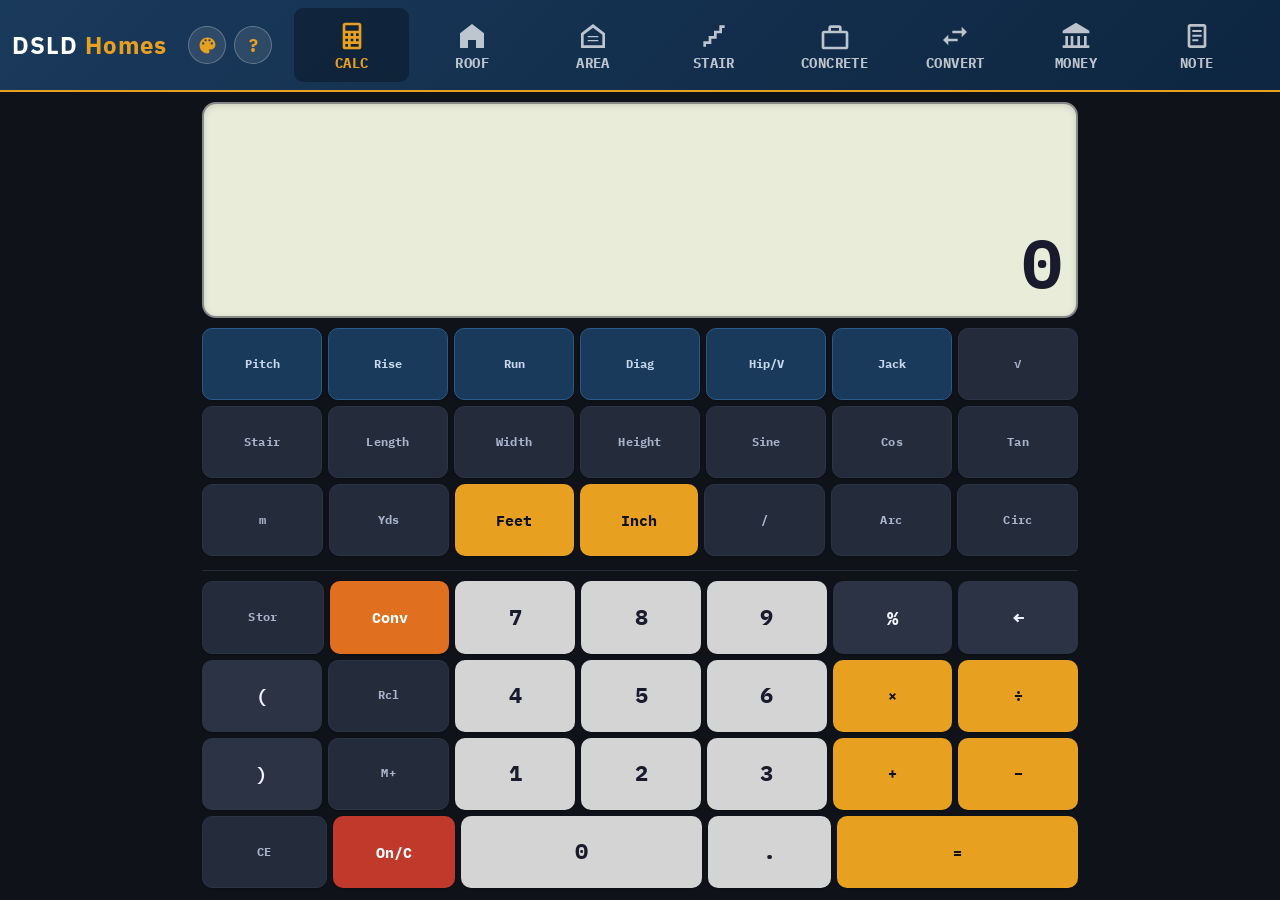
<file: dsld-calc.html>
<!DOCTYPE html>
<html lang="en">
<head>
<meta charset="UTF-8">
<meta name="viewport" content="width=device-width, initial-scale=1.0, maximum-scale=1.0, user-scalable=no, viewport-fit=cover">
<meta name="theme-color" content="#1a3a5c">
<meta name="apple-mobile-web-app-capable" content="yes">
<meta name="apple-mobile-web-app-status-bar-style" content="black-translucent">
<meta name="apple-mobile-web-app-title" content="DSLD Calc">
<link rel="manifest" href="manifest.json">
<link rel="apple-touch-icon" href="icons/apple-touch-icon.png">
<link rel="icon" type="image/png" sizes="192x192" href="icons/icon-192.png">
<title>DSLD Construction Calculator</title>
<script>
try{var _t=localStorage.getItem('dsld-theme');if(_t)document.documentElement.setAttribute('data-theme',_t)}catch(e){}
/* Set the real visible height before first paint so the keypad never renders taller
   than the screen on browsers that ignore dvh. */
try{document.documentElement.style.setProperty('--app-h',(window.visualViewport?window.visualViewport.height:window.innerHeight)+'px');
var _sw=(window.screen&&window.screen.width)||0,_r=_sw?window.innerWidth/_sw:1;
if(_r>=1.5&&window.matchMedia&&window.matchMedia('(pointer:coarse)').matches){
  document.documentElement.style.fontSize=(Math.min(2.2,_r)*16).toFixed(1)+'px';
  document.documentElement.classList.add('forced-wide');}
}catch(e){}
</script>
<link rel="preconnect" href="https://fonts.googleapis.com">
<link href="https://fonts.googleapis.com/css2?family=IBM+Plex+Mono:wght@400;600;700&family=IBM+Plex+Sans:wght@400;500;600;700&display=swap" rel="stylesheet">
<style>
/* ══ Themes ══ */
:root {
  --bg:#0f1319;--panel:#171c25;--card:#1d2330;--border:#2c3345;--line:#232b3a;
  --gold:#e8a020;--red:#c0392b;--blue:#3d8ef0;--green:#27ae60;
  --navy:#1a3a5c;--navy-lt:#2a5a8c;--navy-dk:#0d2540;--hdr-accent:#e8a020;
  --text:#d4dae6;--muted:#6b7896;--label:#8a9bbf;--val:#f0f4ff;--inp:#141820;
  --gold-btn:#e8a020;--gold-fg:#0f1319;
  --lcd:#e8ecd8;--lcd-border:#888;--lcd-text:#1a1a2e;--lcd-sub:#556;--lcd-op:#1a3a5c;--lcd-eq:#b07010;
  --key-num:#d4d4d4;--key-num-fg:#1a1a2e;--key-func-bg:#242b3b;--key-func-fg:#a8b4cc;--key-op-bg:#2c3345;--key-op-fg:#f0f4ff;
  --well:rgba(0,0,0,.25);--shadow:0 1px 2px rgba(0,0,0,.3);
  --hdr-h:calc(62px + env(safe-area-inset-top)); /* correct before JS runs; JS then overwrites it with the measured height */
}
:root[data-theme=light]{
  --bg:#e9edf2;--panel:#f7f9fb;--card:#ffffff;--border:#cdd6e1;--line:#e2e8f0;
  --gold:#a06e10;--red:#c0392b;--blue:#1f6fd6;--green:#1e8e4d;
  --navy:#1a3a5c;--navy-lt:#2a5a8c;--navy-dk:#0d2540;--hdr-accent:#e8a020;
  --text:#2a3547;--muted:#6b7890;--label:#4d5d78;--val:#111a28;--inp:#ffffff;
  --gold-btn:#e8a020;--gold-fg:#141a24;
  --lcd:#eef2dd;--lcd-border:#9aa08a;--lcd-text:#1a1a2e;--lcd-sub:#556;--lcd-op:#1a3a5c;--lcd-eq:#b07010;
  --key-num:#ffffff;--key-num-fg:#1a2332;--key-func-bg:#e7ebf2;--key-func-fg:#3d4c66;--key-op-bg:#33405a;--key-op-fg:#f5f8ff;
  --well:#edf1f6;--shadow:0 1px 3px rgba(30,40,60,.14);
}
:root[data-theme=night]{
  --bg:#000000;--panel:#0a0d12;--card:#0f131b;--border:#1f2633;--line:#161c26;
  --gold:#ffb020;--red:#e05545;--blue:#5aa2f0;--green:#3dbf76;
  --navy:#122a45;--navy-lt:#1e4066;--navy-dk:#000000;--hdr-accent:#ffb020;
  --text:#c2cad8;--muted:#5a6478;--label:#8091ad;--val:#f2f6ff;--inp:#05070b;
  --gold-btn:#ffb020;--gold-fg:#100c02;
  --lcd:#0c150e;--lcd-border:#2c3a2e;--lcd-text:#7ee787;--lcd-sub:#57a25f;--lcd-op:#a5d6ff;--lcd-eq:#ffb020;
  --key-num:#232b3a;--key-num-fg:#eef2fa;--key-func-bg:#12161f;--key-func-fg:#8b98b3;--key-op-bg:#1a2130;--key-op-fg:#e8eefc;
  --well:rgba(255,255,255,.05);--shadow:0 1px 2px rgba(0,0,0,.6);
}
:root[data-theme=blueprint]{
  --bg:#0a1c30;--panel:#0f2540;--card:#122c4d;--border:#28517d;--line:#1c3d61;
  --gold:#5ec8f8;--red:#e06050;--blue:#7fb8f0;--green:#39c37a;
  --navy:#0d2946;--navy-lt:#1c4a78;--navy-dk:#061726;--hdr-accent:#5ec8f8;
  --text:#cfe2f5;--muted:#6f8db0;--label:#9dbcdc;--val:#f0f8ff;--inp:#081726;
  --gold-btn:#38a8e8;--gold-fg:#04121f;
  --lcd:#dfe9f2;--lcd-border:#7d93a8;--lcd-text:#12283e;--lcd-sub:#4a6076;--lcd-op:#1a3a5c;--lcd-eq:#9c6a10;
  --key-num:#d8e4ef;--key-num-fg:#12233a;--key-func-bg:#0e2138;--key-func-fg:#9db8d8;--key-op-bg:#1b3a5e;--key-op-fg:#eaf4ff;
  --well:rgba(0,0,0,.3);--shadow:0 1px 2px rgba(0,0,0,.35);
}
/* Sunlight — maximum contrast for working in direct sun */
:root[data-theme=sun]{
  --bg:#ffffff;--panel:#eef1f6;--card:#ffffff;--border:#8a94a3;--line:#c3ccd8;
  --gold:#8a5a00;--red:#b3261e;--blue:#12559c;--green:#0f7a3d;
  --navy:#0f2c4a;--navy-lt:#1f4d7a;--navy-dk:#071a2e;--hdr-accent:#ffc247;
  --text:#0a0f18;--muted:#445061;--label:#1f2937;--val:#000000;--inp:#ffffff;
  --gold-btn:#e8a020;--gold-fg:#1a1200;
  --lcd:#ffffff;--lcd-border:#5a6270;--lcd-text:#000000;--lcd-sub:#333c48;--lcd-op:#0f2c4a;--lcd-eq:#8a5a00;
  --key-num:#ffffff;--key-num-fg:#000000;--key-func-bg:#dde4ee;--key-func-fg:#16202e;--key-op-bg:#1f2c3f;--key-op-fg:#ffffff;
  --well:#eef2f7;--shadow:0 1px 3px rgba(0,0,0,.22);
}
/* Hi-Vis — safety-vest yellow-green and amber on near-black */
:root[data-theme=hivis]{
  --bg:#12120e;--panel:#1b1b14;--card:#22221a;--border:#3c3c2b;--line:#2c2c20;
  --gold:#c8f03c;--red:#ff5c42;--blue:#5ab8f0;--green:#66d97a;
  --navy:#232318;--navy-lt:#3d3d28;--navy-dk:#0d0d09;--hdr-accent:#d8ff4a;
  --text:#dcdcc8;--muted:#82826a;--label:#a8a888;--val:#f7f7e8;--inp:#0c0c08;
  --gold-btn:#ff8c1a;--gold-fg:#1a1200;
  --lcd:#181206;--lcd-border:#3d2f14;--lcd-text:#ffb340;--lcd-sub:#b3833a;--lcd-op:#ffd88a;--lcd-eq:#c8f03c;
  --key-num:#2f2f22;--key-num-fg:#f4f4e2;--key-func-bg:#1a1a12;--key-func-fg:#adad93;--key-op-bg:#26261c;--key-op-fg:#f2f2e2;
  --well:rgba(255,255,255,.05);--shadow:0 1px 2px rgba(0,0,0,.55);
}
/* Slate — warm industrial gray with copper accents */
:root[data-theme=slate]{
  --bg:#1c1e21;--panel:#25282c;--card:#2c3035;--border:#434952;--line:#343941;
  --gold:#e0a458;--red:#d4614e;--blue:#5b9bd5;--green:#4fae72;
  --navy:#2b3037;--navy-lt:#3d444d;--navy-dk:#15181c;--hdr-accent:#f0b070;
  --text:#d5d9de;--muted:#828a94;--label:#9ea7b2;--val:#f4f7fa;--inp:#17191c;
  --gold-btn:#d98b3a;--gold-fg:#150d04;
  --lcd:#dfe0d8;--lcd-border:#8b8f86;--lcd-text:#1e2124;--lcd-sub:#535960;--lcd-op:#2b3037;--lcd-eq:#8f5f14;
  --key-num:#c9ced4;--key-num-fg:#1a1d21;--key-func-bg:#2a2e34;--key-func-fg:#aeb7c2;--key-op-bg:#363c44;--key-op-fg:#eef2f6;
  --well:rgba(0,0,0,.22);--shadow:0 1px 2px rgba(0,0,0,.4);
}
/* Classic — tan body and green LCD, like the Construction Master on the desk */
:root[data-theme=classic]{
  --bg:#2a2723;--panel:#332f29;--card:#3b3630;--border:#564e44;--line:#443e37;
  --gold:#e8b23c;--red:#cf5f45;--blue:#6ba3d6;--green:#5eae6b;
  --navy:#3a3229;--navy-lt:#544838;--navy-dk:#1e1a14;--hdr-accent:#f0be55;
  --text:#e5ddd0;--muted:#9a9082;--label:#bbb09e;--val:#fdf8ef;--inp:#232019;
  --gold-btn:#d99b28;--gold-fg:#1c1405;
  --lcd:#c9d4b0;--lcd-border:#6f7860;--lcd-text:#1b2414;--lcd-sub:#4a543c;--lcd-op:#2d3d22;--lcd-eq:#7a5a10;
  --key-num:#ddd6c8;--key-num-fg:#241f18;--key-func-bg:#332e27;--key-func-fg:#b8ad99;--key-op-bg:#413930;--key-op-fg:#f5efe2;
  --well:rgba(0,0,0,.25);--shadow:0 1px 2px rgba(0,0,0,.4);
}
/* Forest — deep green with mint accents */
:root[data-theme=forest]{
  --bg:#0e1712;--panel:#152019;--card:#1a281f;--border:#2e4637;--line:#22332a;
  --gold:#e8c04a;--red:#e0705c;--blue:#63b0e0;--green:#4fc47f;
  --navy:#123528;--navy-lt:#1d5340;--navy-dk:#07190f;--hdr-accent:#7fe0a8;
  --text:#cfe0d4;--muted:#718b79;--label:#97b7a4;--val:#f0fbf4;--inp:#0a1310;
  --gold-btn:#d9a92e;--gold-fg:#12160a;
  --lcd:#dfe9d8;--lcd-border:#7d8a76;--lcd-text:#12241a;--lcd-sub:#44563d;--lcd-op:#123528;--lcd-eq:#8a6a12;
  --key-num:#cfdcd2;--key-num-fg:#14201a;--key-func-bg:#16241c;--key-func-fg:#9fbaab;--key-op-bg:#1f3229;--key-op-fg:#eaf6ee;
  --well:rgba(0,0,0,.25);--shadow:0 1px 2px rgba(0,0,0,.45);
}
/* Brick — warm clay and terracotta */
:root[data-theme=brick]{
  --bg:#1a1113;--panel:#231619;--card:#2b1c20;--border:#4a2d33;--line:#372227;
  --gold:#f0a53c;--red:#e5614c;--blue:#6fa8dc;--green:#57b477;
  --navy:#3a1c22;--navy-lt:#5a2b33;--navy-dk:#1a0c0f;--hdr-accent:#ff9a5c;
  --text:#e5d2d5;--muted:#927076;--label:#b78c94;--val:#fdf2f4;--inp:#140d0f;
  --gold-btn:#e08a2a;--gold-fg:#1a0e04;
  --lcd:#e8dcd4;--lcd-border:#8b7a72;--lcd-text:#241619;--lcd-sub:#5a4448;--lcd-op:#3a1c22;--lcd-eq:#9c5a10;
  --key-num:#dccfc9;--key-num-fg:#1f1417;--key-func-bg:#241619;--key-func-fg:#b89fa5;--key-op-bg:#342126;--key-op-fg:#f7ecef;
  --well:rgba(0,0,0,.25);--shadow:0 1px 2px rgba(0,0,0,.45);
}
*{box-sizing:border-box;margin:0;padding:0}
body{font-family:'IBM Plex Sans',-apple-system,BlinkMacSystemFont,sans-serif;background:var(--bg);color:var(--text);min-height:100vh;-webkit-tap-highlight-color:transparent;overscroll-behavior:none;touch-action:manipulation}
.view{display:none}.view.active{display:block}.hidden{display:none!important}

/* ══ DSLD Header ══ */
.dsld-header{background:linear-gradient(135deg,var(--navy) 0%,var(--navy-dk) 100%);border-bottom:2px solid var(--hdr-accent);padding:calc(8px + env(safe-area-inset-top)) calc(12px + env(safe-area-inset-right)) 8px calc(12px + env(safe-area-inset-left));display:flex;align-items:center;gap:8px;position:sticky;top:0;z-index:100}
.dsld-logo{font-family:'IBM Plex Sans',sans-serif;font-size:1.05rem;font-weight:700;color:#fff;letter-spacing:.04em;flex-shrink:0}
.dsld-logo span{color:var(--hdr-accent)}
.dsld-divider{width:1px;height:20px;background:rgba(255,255,255,.2);flex-shrink:0}
.help-btn{background:rgba(255,255,255,.1);border:1px solid rgba(255,255,255,.25);border-radius:50%;width:28px;height:28px;color:var(--hdr-accent);font-family:'IBM Plex Mono',monospace;font-size:.85rem;font-weight:700;cursor:pointer;display:flex;align-items:center;justify-content:center;flex-shrink:0;transition:background .15s}
.help-btn:hover,.help-btn:active{background:rgba(232,160,32,.2)}

/* Header calculator toggles — six equal segments, always fully visible */
/* No scroll container here: items flex-shrink and labels ellipsis, so a scroll
   container would only clip the focus ring without ever being needed. */
.hdr-nav{flex:1;min-width:0;display:flex;align-items:stretch;gap:2px}
.hdr-nav-item{flex:1 1 0;min-width:0;display:flex;flex-direction:column;align-items:center;justify-content:center;gap:2px;padding:5px 2px;min-height:44px;border-radius:8px;color:rgba(255,255,255,.72);text-decoration:none;cursor:pointer;transition:color .15s,background-color .15s;touch-action:manipulation;-webkit-tap-highlight-color:transparent}
.hdr-nav-item svg{width:18px;height:18px;fill:currentColor;display:block;flex-shrink:0}
.hdr-nav-item .lbl,.hdr-nav-item .lbl-sm,.hdr-nav-item .lbl-lg{font-family:'IBM Plex Mono',monospace;font-size:.5rem;font-weight:700;letter-spacing:.02em;text-transform:uppercase;white-space:nowrap;line-height:1;max-width:100%;overflow:hidden;text-overflow:ellipsis}
.hdr-nav-item .lbl-lg{display:none}
.hdr-nav-item:hover{color:#fff}
.hdr-nav-item:focus-visible{outline:2px solid var(--hdr-accent);outline-offset:-2px}
/* Darker pill, not a lighter one — keeps the gold label high-contrast against it */
.hdr-nav-item.active{color:var(--hdr-accent);background:rgba(0,0,0,.3)}
@media(max-width:479px){.dsld-logo span.brand-word{display:none}}
/* The toggle row ALWAYS gets its own full-width line. No breakpoint: a phone can
   report any viewport width it likes (desktop-site mode renders at 980px, foldables
   and tablets vary), and every breakpoint guess so far has been missed by some
   device. Eight toggles beside the logo are never big enough anyway. */
.dsld-header{flex-wrap:wrap;row-gap:6px}
.dsld-divider{display:none}
.dsld-logo{margin-right:auto}
.hdr-nav{order:3;flex:0 0 100%;width:100%;gap:3px;max-width:960px;margin:0 auto}
.hdr-nav-item{min-height:46px;padding:5px 2px;border-radius:9px}
.hdr-nav-item svg{width:19px;height:19px}
.hdr-nav-item .lbl,.hdr-nav-item .lbl-sm,.hdr-nav-item .lbl-lg{font-size:.5rem;letter-spacing:.01em}
@media(max-width:340px){.hdr-nav-item .lbl,.hdr-nav-item .lbl-sm,.hdr-nav-item .lbl-lg{font-size:.44rem}}

/* ══ Money ══ */
.mt-chip{display:flex;align-items:center;gap:10px;background:var(--well);border:1px solid var(--border);border-radius:8px;
  padding:9px 12px;margin-bottom:12px;font-family:'IBM Plex Mono',monospace;font-size:.7rem;color:var(--label);line-height:1.5}
.mt-chip .btn-sm{margin-left:auto;flex-shrink:0}
.mt-set{background:var(--well);border:1px solid var(--border);border-radius:8px;padding:12px;margin-bottom:12px}
.mt-set .slbl{margin-top:14px}.mt-set .slbl:first-child{margin-top:0}
.opt-win{border:1px solid var(--border);border-radius:8px;padding:10px 12px;margin-bottom:8px;background:var(--well)}
.opt-win.best{border-color:var(--gold);box-shadow:inset 0 0 0 1px var(--gold)}
.opt-win h4{font-family:'IBM Plex Mono',monospace;font-size:.68rem;font-weight:700;letter-spacing:.08em;text-transform:uppercase;color:var(--label);margin-bottom:6px}
.opt-win.best h4{color:var(--gold)}
.mt-disc{font-size:.64rem;color:var(--muted);line-height:1.5;margin-top:12px;padding-top:10px;border-top:1px solid var(--line);font-style:italic}

/* ══ Notes ══ */
.nt-tools{display:flex;flex-wrap:wrap;gap:6px;margin-bottom:10px}
.nt-text{width:100%;background:var(--inp);border:1.5px solid var(--border);border-radius:8px;color:var(--val);
  font-family:'IBM Plex Mono',monospace;font-size:.9rem;line-height:1.6;padding:12px;outline:none;
  min-height:clamp(220px,46vh,540px);resize:vertical;transition:border-color .15s}
.nt-text:focus{border-color:var(--gold)}
.nt-status{margin-left:auto;font-family:'IBM Plex Mono',monospace;font-size:.62rem;font-weight:600;
  letter-spacing:.06em;text-transform:uppercase;color:var(--green);opacity:0;transition:opacity .2s}
.nt-status.show{opacity:1}
.note-add-wrap{margin-top:12px;padding-top:10px;border-top:1px dashed var(--border);text-align:right}
.toast{position:fixed;left:50%;transform:translateX(-50%) translateY(20px);bottom:calc(24px + env(safe-area-inset-bottom));
  background:var(--gold-btn);color:var(--gold-fg);font-family:'IBM Plex Mono',monospace;font-size:.76rem;font-weight:700;
  padding:10px 18px;border-radius:999px;z-index:400;opacity:0;pointer-events:none;transition:opacity .2s,transform .2s;box-shadow:0 6px 20px rgba(0,0,0,.4)}
.toast.show{opacity:1;transform:translateX(-50%) translateY(0)}
/* Once each segment has room, spell the long labels out and size the row up. A
   forced-wide viewport gets scaled down on a phone, so bigger is better here. */
@media(min-width:480px){
  .hdr-nav{gap:4px}
  .hdr-nav-item{padding:6px 6px;min-height:52px}
  .hdr-nav-item svg{width:22px;height:22px}
  .hdr-nav-item .lbl-sm{display:none}.hdr-nav-item .lbl-lg{display:inline}
  .hdr-nav-item .lbl,.hdr-nav-item .lbl-sm,.hdr-nav-item .lbl-lg{font-size:.62rem}
}
/* A phone in desktop-site mode squeezes ~980 CSS px into ~412 physical px, so
   everything is scaled to ~42%. Size up hard here or it reads as tiny on glass. */
@media(min-width:820px){
  .hdr-nav{gap:6px}
  .hdr-nav-item{min-height:74px;padding:8px 6px;gap:4px}
  .hdr-nav-item svg{width:32px;height:32px}
  .hdr-nav-item .lbl,.hdr-nav-item .lbl-sm,.hdr-nav-item .lbl-lg{font-size:.9rem;letter-spacing:.03em}
  .dsld-logo{font-size:1.5rem}
  .help-btn{width:38px;height:38px;font-size:1.1rem}
  .help-btn svg{width:19px;height:19px}
}

/* Wrap */
.wrap{max-width:920px;margin:0 auto;padding:20px calc(16px + env(safe-area-inset-right)) calc(28px + env(safe-area-inset-bottom)) calc(16px + env(safe-area-inset-left));display:flex;flex-direction:column;gap:16px}

/* Install (lives in the guide panel) */
.guide-install-btn{display:inline-flex;align-items:center;justify-content:center;gap:7px;margin-top:4px;padding:10px 16px;background:var(--gold-btn);color:var(--gold-fg);border:none;border-radius:8px;font-family:'IBM Plex Mono',monospace;font-size:.74rem;font-weight:700;letter-spacing:.04em;text-transform:uppercase;cursor:pointer;touch-action:manipulation}
.guide-install-btn:hover{filter:brightness(1.08)}.guide-install-btn:active{transform:scale(.97)}
.guide-install-status{display:flex;align-items:center;gap:7px;margin-top:4px;padding:9px 12px;background:var(--well);border:1px solid var(--border);border-radius:8px;font-family:'IBM Plex Mono',monospace;font-size:.7rem;font-weight:600;color:var(--green)}

/* ══ Cards ══ */
.card{background:var(--card);border:1px solid var(--border);border-radius:12px;overflow:hidden;box-shadow:0 2px 12px rgba(0,0,0,.14)}
.ch{display:flex;align-items:center;gap:10px;background:var(--panel);border-bottom:1px solid var(--border);padding:10px 16px}
.dot{width:8px;height:8px;border-radius:50%;background:var(--gold);flex-shrink:0}
.dot.r{background:var(--red)}.dot.b{background:var(--blue)}.dot.g{background:var(--green)}
.ch h2{font-size:.78rem;font-weight:700;letter-spacing:.1em;text-transform:uppercase;color:var(--label)}
.ch.r h2{color:#d07060}
.cb{padding:16px}
.logic{background:var(--well);border:1px solid var(--border);border-left:3px solid var(--muted);border-radius:6px;padding:10px 12px;margin-bottom:14px;font-family:'IBM Plex Mono',monospace;font-size:.7rem;color:var(--muted);line-height:1.8}
.logic span{color:var(--label)}
.row2{display:grid;grid-template-columns:1fr 1fr;gap:14px}
.row3{display:grid;grid-template-columns:1fr 1fr 1fr;gap:14px}
.field{margin-bottom:10px}.field:last-of-type{margin-bottom:0}
label{display:block;font-size:.7rem;font-weight:600;letter-spacing:.09em;text-transform:uppercase;color:var(--label);margin-bottom:4px}
input[type=number],input[type=text],select{width:100%;background:var(--inp);border:1.5px solid var(--border);border-radius:8px;color:var(--val);font-family:'IBM Plex Mono',monospace;font-size:.95rem;padding:10px 10px;outline:none;transition:border-color .15s;-moz-appearance:textfield}
input[type=number]::-webkit-inner-spin-button,input[type=number]::-webkit-outer-spin-button{-webkit-appearance:none}
select{-webkit-appearance:none;appearance:none;background-image:url("data:image/svg+xml,%3Csvg xmlns='http://www.w3.org/2000/svg' width='10' height='6'%3E%3Cpath d='M0 0l5 6 5-6z' fill='%236b7896'/%3E%3C/svg%3E");background-repeat:no-repeat;background-position:right 10px center;padding-right:28px}
input:focus,select:focus{border-color:var(--gold)}
.slbl{font-size:.63rem;font-weight:700;letter-spacing:.13em;text-transform:uppercase;color:var(--gold);padding-bottom:8px;border-bottom:1px solid var(--line);margin-bottom:10px}
.slbl.b{color:var(--blue)}.slbl.g{color:var(--green)}
.btn{width:100%;margin-top:14px;padding:11px;background:var(--gold-btn);color:var(--gold-fg);border:none;border-radius:8px;font-family:'IBM Plex Mono',monospace;font-size:.82rem;font-weight:700;letter-spacing:.07em;text-transform:uppercase;cursor:pointer;transition:filter .12s;touch-action:manipulation;box-shadow:var(--shadow)}
.btn:hover{filter:brightness(1.08)}.btn:active{transform:scale(.98)}
.btn.r{background:var(--red);color:#fff}
.btn.b{background:var(--blue);color:#fff}
.res{display:none;margin-top:14px;padding-top:12px;border-top:1px solid var(--border)}
.rsect{margin-bottom:12px}.rsect:last-child{margin-bottom:0}
.rtitle{font-size:.6rem;font-weight:700;letter-spacing:.12em;text-transform:uppercase;color:var(--muted);padding-bottom:5px;margin-bottom:2px;border-bottom:1px solid var(--line)}
.rrow{display:flex;justify-content:space-between;align-items:baseline;padding:5px 0;border-bottom:1px solid var(--line)}.rrow:last-child{border-bottom:none}
.rl{font-size:.8rem;color:var(--label)}
.rv{font-family:'IBM Plex Mono',monospace;font-size:.9rem;font-weight:600;color:var(--val)}
.rv.hi{color:var(--gold);font-size:1.05rem;font-weight:700}
.rv.hi2{color:var(--blue);font-weight:700}
.rv.warn{color:var(--red)}.rv.ok{color:var(--green)}
.res2{display:grid;grid-template-columns:1fr 1fr;gap:16px}
.fnote{font-size:.66rem;color:var(--muted);margin-top:10px;font-style:italic;line-height:1.5}
.calc-tabs{display:flex;gap:0;border-bottom:1px solid var(--border)}
.calc-tab{flex:1;padding:11px 8px;background:var(--panel);color:var(--muted);border:none;border-bottom:2px solid transparent;cursor:pointer;font-family:'IBM Plex Mono',monospace;font-size:.74rem;font-weight:600;letter-spacing:.06em;text-transform:uppercase;transition:color .15s,border-color .15s;touch-action:manipulation}
.calc-tab:hover{color:var(--label)}
.calc-tab.active{color:var(--gold);border-bottom-color:var(--gold)}
.tab-panel{display:none}.tab-panel.active{display:block}
.check-row{display:flex;align-items:center;gap:8px;margin-top:10px}
.check-row input[type=checkbox]{width:16px;height:16px;accent-color:var(--gold)}
.check-row label{margin-bottom:0;font-size:.7rem}
.dyn-row{display:flex;gap:8px;align-items:flex-start;padding:10px;margin-bottom:8px;background:var(--well);border:1px solid var(--border);border-radius:8px}
.dyn-row-fields{flex:1;display:grid;grid-template-columns:1fr 1fr;gap:8px}
.dyn-row-fields .field{margin-bottom:0}
.dyn-row-del{background:none;border:1px solid var(--border);border-radius:4px;color:var(--red);font-size:1.1rem;width:32px;height:32px;cursor:pointer;display:flex;align-items:center;justify-content:center;margin-top:18px;flex-shrink:0;touch-action:manipulation}
.dyn-row-del:hover{background:rgba(192,57,43,.1)}
.dyn-actions{display:flex;gap:8px;margin-top:10px}
.btn-sm{padding:8px 14px;background:var(--card);border:1px solid var(--border);border-radius:8px;color:var(--gold);font-family:'IBM Plex Mono',monospace;font-size:.72rem;font-weight:600;cursor:pointer;touch-action:manipulation}
.btn-sm:hover{background:var(--panel);border-color:var(--gold)}
.btn-sm.red{color:var(--red)}.btn-sm.red:hover{border-color:var(--red)}
.uc-row{display:flex;gap:8px;align-items:flex-end;margin-top:10px}
.uc-swap{flex:0 0 46px;height:42px;font-size:1rem;display:flex;align-items:center;justify-content:center}
.live-label{display:flex;align-items:center;gap:6px;margin-bottom:8px}
.live-dot{width:6px;height:6px;border-radius:50%;background:var(--green);animation:pulse 2s ease infinite}
@keyframes pulse{0%,100%{opacity:1}50%{opacity:.3}}

/* ══ Keypad — flexes to fill the phone screen; text scales with screen width ══ */
/* --app-h is the real visible height, measured in JS. vh/dvh are only fallbacks:
   older phone browsers ignore dvh and resolve 100vh to the toolbar-hidden height,
   which pushes the bottom key row off the screen. */
.calc-shell{max-width:900px;width:100%;margin:0 auto;padding:10px calc(12px + env(safe-area-inset-right)) calc(12px + env(safe-area-inset-bottom)) calc(12px + env(safe-area-inset-left));box-sizing:border-box;display:flex;flex-direction:column;min-height:calc(100vh - var(--hdr-h));min-height:calc(100dvh - var(--hdr-h));min-height:calc(var(--app-h,100vh) - var(--hdr-h))}
/* The face grows with the window: it takes a share of the shell height, and every
   line scales on whichever dimension is tighter (min of vw/vh) so it fits portrait,
   landscape, and the taller viewport of the installed PWA. */
.calc-display{background:var(--lcd);border:2px solid var(--lcd-border);border-radius:14px;padding:clamp(10px,1.6vh,18px) 14px clamp(8px,1.4vh,16px);margin-bottom:10px;min-height:clamp(96px,16vh,200px);max-height:clamp(120px,24vh,240px);position:relative;flex:1 1 auto;display:flex;flex-direction:column;overflow:hidden;box-shadow:inset 0 2px 6px rgba(0,0,0,.12)}
.calc-display-mode{font-family:'IBM Plex Mono',monospace;font-size:clamp(.62rem,min(2.9vw,1.9vh),.82rem);font-weight:700;color:var(--lcd-sub);letter-spacing:.1em;text-transform:uppercase;margin-bottom:2px;white-space:nowrap;overflow:hidden;text-overflow:ellipsis}
.calc-display-expr{font-family:'IBM Plex Mono',monospace;font-size:clamp(.72rem,min(3.4vw,2.2vh),1rem);color:var(--lcd-sub);text-align:right;min-height:18px;line-height:1.3;word-break:break-all;overflow:hidden;direction:rtl;text-overflow:ellipsis;white-space:nowrap;padding:0 2px;margin-top:auto}
.calc-display-expr span.op{color:var(--lcd-op);font-weight:700}
.calc-display-expr span.eq{color:var(--lcd-eq);font-weight:700}
.calc-display-main{font-family:'IBM Plex Mono',monospace;font-size:clamp(2rem,min(11vw,7.5vh),4.2rem);font-weight:700;color:var(--lcd-text);text-align:right;line-height:1.15;min-height:clamp(40px,7vh,68px);word-break:break-all}
.calc-display-sub{font-family:'IBM Plex Mono',monospace;font-size:clamp(.78rem,min(3.6vw,2.4vh),1.1rem);color:var(--lcd-sub);text-align:right;margin-top:2px}
.mem-indicator{position:absolute;top:4px;left:8px;font-size:clamp(.55rem,1.6vh,.75rem);font-weight:700;color:var(--lcd-text);opacity:0}
.mem-indicator.active{opacity:1}
.keypad{display:flex;flex-direction:column;gap:6px;flex:4 1 0}
.key-row{display:flex;gap:6px;flex:1 1 0}
.key-row.num-block{margin-top:8px;padding-top:10px;border-top:1px solid var(--line)}
.key{flex:1;min-width:0;overflow:hidden;min-height:44px;border:none;border-radius:10px;font-family:'IBM Plex Mono',monospace;font-size:clamp(.72rem,3.4vw,.95rem);font-weight:700;cursor:pointer;transition:filter .1s,transform .05s;touch-action:manipulation;display:flex;align-items:center;justify-content:center;text-align:center;line-height:1.1;padding:4px 2px;position:relative;box-shadow:var(--shadow)}
.key:hover{filter:brightness(1.1)}
.key:active{transform:scale(.95);filter:brightness(1.18)}
.key:focus-visible{outline:2px solid var(--gold);outline-offset:2px}
.key-label{position:absolute;top:2px;left:4px;font-size:clamp(.4rem,1.9vw,.5rem);font-weight:600;color:inherit;opacity:.55;letter-spacing:.04em}
.key-num{background:var(--key-num);color:var(--key-num-fg);font-size:clamp(.95rem,5vw,1.35rem)}
.key-func{background:var(--key-func-bg);color:var(--key-func-fg);font-size:clamp(.58rem,2.9vw,.72rem);letter-spacing:.02em;border:1px solid var(--border)}
.key-op{background:var(--key-op-bg);color:var(--key-op-fg);font-size:clamp(.9rem,4.5vw,1.2rem)}
.key-gold{background:var(--gold-btn);color:var(--gold-fg)}
.key-red{background:var(--red);color:#fff}
.key-navy{background:var(--navy);color:#c8d8ec;font-size:clamp(.58rem,2.9vw,.72rem);border:1px solid var(--navy-lt)}
.key-orange{background:#e07020;color:#fff}
.key-wide{flex:2}
/* Conv panel */
.conv-panel{display:none;background:var(--panel);border:1px solid var(--gold);border-radius:12px;padding:10px;margin-bottom:8px;flex-shrink:0}
.conv-panel.open{display:block}
.conv-title{font-family:'IBM Plex Mono',monospace;font-size:.6rem;font-weight:700;color:var(--gold);letter-spacing:.1em;text-transform:uppercase;margin-bottom:8px;text-align:center}
.conv-grid{display:grid;grid-template-columns:repeat(5,1fr);gap:6px}
.conv-grid .key{min-height:42px;font-size:clamp(.62rem,3vw,.78rem)}

/* ══ Guide ══ */
.guide-backdrop{position:fixed;inset:0;background:rgba(0,0,0,.6);z-index:300;opacity:0;pointer-events:none;transition:opacity .25s}
.guide-backdrop.open{opacity:1;pointer-events:auto}
.guide-panel{position:fixed;top:0;right:0;bottom:0;width:85%;max-width:420px;background:var(--bg);border-left:2px solid var(--gold);z-index:310;transform:translateX(100%);transition:transform .3s ease;display:flex;flex-direction:column;overflow:hidden}
.guide-backdrop.open+.guide-panel,.guide-panel.open{transform:translateX(0)}
.guide-hdr{display:flex;align-items:center;justify-content:space-between;padding:calc(14px + env(safe-area-inset-top)) calc(16px + env(safe-area-inset-right)) 14px 16px;background:var(--panel);border-bottom:1px solid var(--border);flex-shrink:0}
.guide-hdr h2{font-family:'IBM Plex Mono',monospace;font-size:.9rem;font-weight:700;color:var(--gold)}
.guide-build{font-family:'IBM Plex Mono',monospace;font-size:.58rem;color:var(--muted);letter-spacing:.06em;margin-top:2px}
.guide-close{background:none;border:1px solid var(--border);border-radius:4px;color:var(--muted);font-size:1.1rem;width:32px;height:32px;cursor:pointer;display:flex;align-items:center;justify-content:center}
.guide-close:hover{color:var(--val);border-color:var(--gold)}
.guide-nav{display:flex;gap:0;overflow-x:auto;border-bottom:1px solid var(--border);flex-shrink:0;-webkit-overflow-scrolling:touch}
.guide-nav-btn{flex-shrink:0;padding:8px 12px;background:none;border:none;border-bottom:2px solid transparent;color:var(--muted);font-family:'IBM Plex Mono',monospace;font-size:.58rem;font-weight:600;letter-spacing:.04em;text-transform:uppercase;cursor:pointer;white-space:nowrap;transition:color .15s,border-color .15s}
.guide-nav-btn:hover{color:var(--label)}
.guide-nav-btn.active{color:var(--gold);border-bottom-color:var(--gold)}
.guide-body{flex:1;overflow-y:auto;padding:16px calc(16px + env(safe-area-inset-right)) calc(16px + env(safe-area-inset-bottom)) 16px;-webkit-overflow-scrolling:touch}
.guide-section{display:none;animation:guideFadeIn .2s ease}
.guide-section.active{display:block}
@keyframes guideFadeIn{from{opacity:0;transform:translateY(6px)}to{opacity:1;transform:translateY(0)}}
.guide-title{font-family:'IBM Plex Mono',monospace;font-size:.85rem;font-weight:700;color:var(--val);margin-bottom:4px}
.guide-desc{font-size:.75rem;color:var(--muted);line-height:1.5;margin-bottom:14px}
.guide-block{background:var(--card);border:1px solid var(--border);border-radius:6px;padding:12px;margin-bottom:12px}
.guide-block-title{font-family:'IBM Plex Mono',monospace;font-size:.65rem;font-weight:700;letter-spacing:.1em;text-transform:uppercase;color:var(--gold);margin-bottom:8px}
.guide-block p{font-size:.73rem;color:var(--text);line-height:1.6;margin-bottom:6px}
.guide-block p:last-child{margin-bottom:0}
.guide-key{display:inline-block;background:var(--panel);border:1px solid var(--border);border-radius:3px;padding:1px 6px;font-family:'IBM Plex Mono',monospace;font-size:.68rem;font-weight:600;color:var(--gold)}
.guide-example{background:var(--well);border-left:3px solid var(--gold);border-radius:0 6px 6px 0;padding:8px 10px;margin:8px 0;font-family:'IBM Plex Mono',monospace;font-size:.72rem;color:var(--val);line-height:1.6}
.guide-example .result{color:var(--gold);font-weight:700}
.guide-try{display:inline-flex;align-items:center;gap:6px;margin-top:8px;padding:7px 14px;background:var(--gold-btn);color:var(--gold-fg);border:none;border-radius:8px;font-family:'IBM Plex Mono',monospace;font-size:.7rem;font-weight:700;letter-spacing:.04em;text-transform:uppercase;cursor:pointer;touch-action:manipulation}
.guide-try:hover{filter:brightness(1.08)}.guide-try:active{transform:scale(.97)}
.guide-legend{display:flex;gap:12px;margin-top:6px}
.guide-legend span{font-size:.68rem;display:flex;align-items:center;gap:4px}
.guide-legend .dot-g{width:8px;height:8px;border-radius:50%;background:var(--green)}
.guide-legend .dot-r{width:8px;height:8px;border-radius:50%;background:var(--red)}

/* ══ Theme picker ══ */
.theme-panel{position:fixed;top:58px;right:calc(10px + env(safe-area-inset-right));background:var(--card);border:1px solid var(--border);border-radius:12px;padding:6px;z-index:330;display:none;box-shadow:0 12px 32px rgba(0,0,0,.45);min-width:190px;max-height:calc(100dvh - 80px - env(safe-area-inset-bottom));overflow-y:auto;-webkit-overflow-scrolling:touch}
.theme-panel .theme-title{position:sticky;top:0;background:var(--card);z-index:1}
.theme-panel.open{display:block}
.theme-title{font-family:'IBM Plex Mono',monospace;font-size:.6rem;font-weight:700;letter-spacing:.12em;text-transform:uppercase;color:var(--muted);padding:6px 10px 4px}
.theme-opt{display:flex;align-items:center;gap:10px;width:100%;padding:9px 10px;background:none;border:none;border-radius:8px;color:var(--text);font-family:'IBM Plex Mono',monospace;font-size:.72rem;font-weight:600;cursor:pointer;text-align:left;touch-action:manipulation}
.theme-opt:hover{background:var(--panel)}
.theme-opt.active{color:var(--gold)}
.theme-dots{display:flex;gap:3px;flex-shrink:0}
.theme-dots span{width:12px;height:12px;border-radius:50%;border:1px solid rgba(128,128,128,.45)}
.theme-check{margin-left:auto;opacity:0}
.theme-opt.active .theme-check{opacity:1}

/* ══ Responsive ══ */
@media(max-width:600px){.row2,.res2{grid-template-columns:1fr}.row3{grid-template-columns:1fr}.dyn-row-fields{grid-template-columns:1fr}}
@media(max-width:380px){.key{min-height:40px}}
@media(min-width:500px){.key{min-height:50px}}
/* Short viewports (phone landscape, small windows): give the keys the room instead of the face */
@media(max-height:560px){
  .calc-shell{padding-top:8px;padding-bottom:8px}
  .calc-display{min-height:58px;flex:0 1 auto;margin-bottom:8px;padding:8px 12px 6px}
  .calc-display-main{min-height:26px;font-size:clamp(1.35rem,min(5vw,9vh),2.1rem)}
  .calc-display-expr,.calc-display-sub{font-size:clamp(.62rem,1.9vh,.8rem)}
  .calc-display-mode{font-size:clamp(.55rem,1.7vh,.7rem)}
  .key{min-height:38px}
  .keypad{gap:5px}.key-row{gap:5px}
  .key-row.num-block{margin-top:4px;padding-top:6px}
}
</style>
</head>
<body>

<!-- ═══ DSLD Header ═══ -->
<div class="dsld-header">
  <a href="https://www.dsldhomes.com/" target="_blank" rel="noopener" class="dsld-logo" style="text-decoration:none">DSLD <span class="brand-word">Homes</span></a>
  <div class="dsld-divider"></div>
  <nav class="hdr-nav" id="hdr-nav" aria-label="Calculators">
    <a class="hdr-nav-item active" href="#calculator" data-route="calculator" title="Calculator" aria-label="Calculator">
      <svg viewBox="0 0 24 24"><path d="M7 2h10a2 2 0 012 2v16a2 2 0 01-2 2H7a2 2 0 01-2-2V4a2 2 0 012-2zm0 2v4h10V4H7zm0 6v2h2v-2H7zm4 0v2h2v-2h-2zm4 0v2h2v-2h-2zm-8 4v2h2v-2H7zm4 0v2h2v-2h-2zm4 0v2h2v-2h-2zm-8 4v2h2v-2H7zm4 0v2h6v-2h-6z"/></svg>
      <span class="lbl">Calc</span>
    </a>
    <a class="hdr-nav-item" href="#roof" data-route="roof" title="Roof Framing" aria-label="Roof Framing">
      <svg viewBox="0 0 24 24"><path d="M3 21V10l9-7 9 7v11h-6v-6h-6v6H3z"/></svg>
      <span class="lbl">Roof</span>
    </a>
    <a class="hdr-nav-item" href="#roofarea" data-route="roofarea" title="Roof Area" aria-label="Roof Area">
      <svg viewBox="0 0 24 24"><path d="M3 21V10l9-7 9 7v11H3zm2-2h14v-8l-7-5.25L5 11v8zm3-3h8v-1H8v1zm0-3h8v-1H8v1z"/></svg>
      <span class="lbl">Area</span>
    </a>
    <a class="hdr-nav-item" href="#stair" data-route="stair" title="Stair Layout" aria-label="Stair Layout">
      <svg viewBox="0 0 24 24"><path d="M4 20v-4h4v-4h4V8h4V4h4v2h-2v4h-4v4h-4v4h-4v2H4z"/></svg>
      <span class="lbl">Stair</span>
    </a>
    <a class="hdr-nav-item" href="#concrete" data-route="concrete" title="Concrete &amp; Material" aria-label="Concrete and Material">
      <svg viewBox="0 0 24 24"><path d="M20 8h-3V6a2 2 0 00-2-2H9a2 2 0 00-2 2v2H4a2 2 0 00-2 2v10a2 2 0 002 2h16a2 2 0 002-2V10a2 2 0 00-2-2zM9 6h6v2H9V6zm11 14H4V10h16v10z"/></svg>
      <span class="lbl-sm">Conc</span><span class="lbl-lg">Concrete</span>
    </a>
    <a class="hdr-nav-item" href="#converter" data-route="converter" title="Ft-In Converter" aria-label="Feet-Inches Converter">
      <svg viewBox="0 0 24 24"><path d="M6.99 11L3 15l3.99 4v-3H14v-2H6.99v-3zM21 9l-3.99-4v3H10v2h7.01v3L21 9z"/></svg>
      <span class="lbl-sm">Conv</span><span class="lbl-lg">Convert</span>
    </a>
    <a class="hdr-nav-item" href="#money" data-route="money" title="Mortgage &amp; Business Money" aria-label="Money">
      <svg viewBox="0 0 24 24"><path d="M12 2L2 8v2h20V8L12 2zM4 12v7H2v2h20v-2h-2v-7h-2v7h-3v-7h-2v7h-3v-7H8v7H6v-7H4z"/></svg>
      <span class="lbl">Money</span>
    </a>
    <a class="hdr-nav-item" href="#notes" data-route="notes" title="Job Notes" aria-label="Job Notes">
      <svg viewBox="0 0 24 24"><path d="M17 3H7a2 2 0 00-2 2v14a2 2 0 002 2h10a2 2 0 002-2V5a2 2 0 00-2-2zm0 16H7V5h10v14zM8.5 7.5h7V9h-7V7.5zm0 3.5h7v1.5h-7V11zm0 3.5h4.5V16H8.5v-1.5z"/></svg>
      <span class="lbl">Note</span>
    </a>
  </nav>
  <button class="help-btn" id="theme-btn" onclick="toggleThemePanel(event)" title="Theme" aria-label="Theme" aria-haspopup="true" aria-expanded="false" aria-controls="theme-panel">
    <svg viewBox="0 0 24 24" width="14" height="14" fill="currentColor"><path d="M12 2C6.49 2 2 6.49 2 12s4.49 10 10 10c1.38 0 2.5-1.12 2.5-2.5 0-.61-.23-1.2-.64-1.67-.08-.1-.13-.21-.13-.33 0-.28.22-.5.5-.5H16c3.31 0 6-2.69 6-6 0-4.96-4.49-9-10-9zm-5.5 9c-.83 0-1.5-.67-1.5-1.5S5.67 8 6.5 8 8 8.67 8 9.5 7.33 11 6.5 11zm3-4C8.67 7 8 6.33 8 5.5S8.67 4 9.5 4s1.5.67 1.5 1.5S10.33 7 9.5 7zm5 0c-.83 0-1.5-.67-1.5-1.5S13.67 4 14.5 4s1.5.67 1.5 1.5S15.33 7 14.5 7zm3 4c-.83 0-1.5-.67-1.5-1.5S16.67 8 17.5 8s1.5.67 1.5 1.5-.67 1.5-1.5 1.5z"/></svg>
  </button>
  <button class="help-btn" onclick="openGuide()" title="User Guide">?</button>
</div>
<!-- ═══ Theme Picker ═══ -->
<div id="theme-panel" class="theme-panel" role="menu" aria-label="Theme"></div>
<div id="toast" class="toast" role="status" aria-live="polite"></div>

<!-- ═══════════════════════════════════════════════════════ -->
<!-- CONSTRUCTION CALCULATOR (Main Screen)                   -->
<!-- ═══════════════════════════════════════════════════════ -->
<section id="view-calculator" class="view active">
<div class="calc-shell">
  <div class="calc-display">
    <span class="mem-indicator" id="kp-mem">M</span>
    <div class="calc-display-mode" id="kp-mode"></div>
    <div class="calc-display-expr" id="kp-expr"></div>
    <div class="calc-display-main" id="kp-main">0</div>
    <div class="calc-display-sub" id="kp-sub"></div>
  </div>
  <!-- Conv panel (hidden, slides open) -->
  <div class="conv-panel" id="conv-panel">
    <div class="conv-title">Unit Conversions</div>
    <div class="conv-grid">
      <button class="key key-navy" onclick="kpPress('SF')">SF<span class="key-label">ft²</span></button>
      <button class="key key-navy" onclick="kpPress('SY')">SY<span class="key-label">yd²</span></button>
      <button class="key key-navy" onclick="kpPress('CY')">CY<span class="key-label">yd³</span></button>
      <button class="key key-navy" onclick="kpPress('CF')">CF<span class="key-label">ft³</span></button>
      <button class="key key-navy" onclick="kpPress('Acres')">Acres</button>
      <button class="key key-func" onclick="kpPress('x²')">x²</button>
      <button class="key key-func" onclick="kpPress('x³')">x³</button>
      <button class="key key-func" onclick="kpPress('Board')">Bd Ft</button>
      <button class="key key-func" onclick="kpPress('LF')">LF</button>
      <button class="key key-func" onclick="kpPress('Blocks')">Blocks</button>
    </div>
  </div>
  <div class="keypad">
    <!-- Row 1: Construction -->
    <div class="key-row">
      <button class="key key-navy" onclick="kpPress('Pitch')">Pitch</button>
      <button class="key key-navy" onclick="kpPress('Rise')">Rise</button>
      <button class="key key-navy" onclick="kpPress('Run')">Run</button>
      <button class="key key-navy" onclick="kpPress('Diag')">Diag</button>
      <button class="key key-navy" onclick="kpPress('Hip/V')">Hip/V</button>
      <button class="key key-navy" onclick="kpPress('Jack')">Jack</button>
      <button class="key key-func" onclick="kpPress('Sqrt')">&radic;</button>
    </div>
    <!-- Row 2: Extended -->
    <div class="key-row">
      <button class="key key-func" onclick="kpPress('Stair')">Stair</button>
      <button class="key key-func" onclick="kpPress('Length')">Length</button>
      <button class="key key-func" onclick="kpPress('Width')">Width</button>
      <button class="key key-func" onclick="kpPress('Height')">Height</button>
      <button class="key key-func" onclick="kpPress('Sine')">Sine</button>
      <button class="key key-func" onclick="kpPress('Cos')">Cos</button>
      <button class="key key-func" onclick="kpPress('Tan')">Tan</button>
    </div>
    <!-- Row 3: Units (matches CMP) -->
    <div class="key-row">
      <button class="key key-func" onclick="kpPress('m')">m</button>
      <button class="key key-func" onclick="kpPress('Yds')">Yds</button>
      <button class="key key-gold" onclick="kpPress('Feet')">Feet</button>
      <button class="key key-gold" onclick="kpPress('Inch')">Inch</button>
      <button class="key key-func" onclick="kpPress('Frac')">/</button>
      <button class="key key-func" onclick="kpPress('Arc')">Arc</button>
      <button class="key key-func" onclick="kpPress('Circ')">Circ</button>
    </div>
    <!-- Row 4: Stor/Conv + 7 8 9 -->
    <div class="key-row num-block">
      <button class="key key-func" onclick="kpPress('Stor')">Stor</button>
      <button class="key key-orange" onclick="toggleConv()" id="conv-btn">Conv</button>
      <button class="key key-num" onclick="kpPress('7')">7</button>
      <button class="key key-num" onclick="kpPress('8')">8</button>
      <button class="key key-num" onclick="kpPress('9')">9</button>
      <button class="key key-op" onclick="kpPress('%')">%</button>
      <button class="key key-op" onclick="kpPress('&#x232B;')">&larr;</button>
    </div>
    <!-- Row 5: ( Rcl + 4 5 6 -->
    <div class="key-row">
      <button class="key key-op" onclick="kpPress('(')">(</button>
      <button class="key key-func" onclick="kpPress('Rcl')">Rcl</button>
      <button class="key key-num" onclick="kpPress('4')">4</button>
      <button class="key key-num" onclick="kpPress('5')">5</button>
      <button class="key key-num" onclick="kpPress('6')">6</button>
      <button class="key key-gold" onclick="kpPress('&times;')">&times;</button>
      <button class="key key-gold" onclick="kpPress('&divide;')">&divide;</button>
    </div>
    <!-- Row 6: ) M+ 1 2 3 -->
    <div class="key-row">
      <button class="key key-op" onclick="kpPress(')')">)</button>
      <button class="key key-func" onclick="kpPress('M+')">M+</button>
      <button class="key key-num" onclick="kpPress('1')">1</button>
      <button class="key key-num" onclick="kpPress('2')">2</button>
      <button class="key key-num" onclick="kpPress('3')">3</button>
      <button class="key key-gold" onclick="kpPress('+')">+</button>
      <button class="key key-gold" onclick="kpPress('-')">&minus;</button>
    </div>
    <!-- Row 7: CE On/C 0 00 . = -->
    <div class="key-row">
      <button class="key key-func" onclick="kpPress('CE')">CE</button>
      <button class="key key-red" onclick="kpPress('C')">On/C</button>
      <button class="key key-num" style="flex:2" onclick="kpPress('0')">0</button>
      <button class="key key-num" onclick="kpPress('.')">.</button>
      <button class="key key-gold" style="flex:2" onclick="kpPress('=')">=</button>
    </div>
  </div>
</div>
</section>

<!-- ═══════════════════════════════════════════════════════ -->
<!-- ROOF FRAMING                                            -->
<!-- ═══════════════════════════════════════════════════════ -->
<section id="view-roof" class="view">
<div class="wrap">
  <div class="card">
    <div class="ch"><div class="dot"></div><h2>Common Rafter</h2></div>
    <div class="cb">
      <div class="logic"><span>Rise</span> = Run &times; Pitch &divide; 12 &nbsp;|&nbsp; <span>Length</span> = &radic;( Run&sup2; + Rise&sup2; )</div>
      <div class="row2">
        <div class="field"><label>Run (ft) &mdash; eave to ridge CL</label><input type="number" id="cr-run" step="0.01" min="0" inputmode="decimal" placeholder="12.50"></div>
        <div class="field"><label>Pitch (rise per 12&Prime;)</label><input type="number" id="cr-pitch" step="0.5" min="0" inputmode="decimal" placeholder="8"></div>
      </div>
      <button class="btn" onclick="calcCommon()">&#9654; Calculate</button>
      <div class="res" id="cr-res">
        <div class="rrow"><span class="rl">Rise</span><span class="rv" id="cr-rise">&mdash;</span></div>
        <div class="rrow"><span class="rl">Rafter Length</span><span class="rv hi" id="cr-len">&mdash;</span></div>
        <div class="rrow"><span class="rl">Slope Angle</span><span class="rv" id="cr-ang">&mdash;</span></div>
        <div class="rrow"><span class="rl">Plumb Cut</span><span class="rv" id="cr-plumb">&mdash;</span></div>
        <div class="rrow"><span class="rl">Seat / Level Cut</span><span class="rv" id="cr-seat">&mdash;</span></div>
        <div class="rrow"><span class="rl">Unit Length per ft Run</span><span class="rv" id="cr-unit">&mdash;</span></div>
      </div>
    </div>
  </div>

  <div class="card">
    <div class="ch"><div class="dot"></div><h2>Hip / Valley &mdash; Same Pitch</h2></div>
    <div class="cb">
      <div class="logic"><span>Plan length</span> = Run &times; &radic;2 &nbsp;|&nbsp; <span>Actual length</span> = &radic;( PlanLen&sup2; + Rise&sup2; )</div>
      <div class="row2">
        <div class="field"><label>Run (ft)</label><input type="number" id="ep-run" step="0.01" min="0" inputmode="decimal" placeholder="12.50"></div>
        <div class="field"><label>Pitch (/12)</label><input type="number" id="ep-pitch" step="0.5" min="0" inputmode="decimal" placeholder="8"></div>
      </div>
      <button class="btn" onclick="calcEqualHip()">&#9654; Calculate</button>
      <div class="res" id="ep-res">
        <div class="rrow"><span class="rl">Rise</span><span class="rv" id="ep-rise">&mdash;</span></div>
        <div class="rrow"><span class="rl">Plan Length</span><span class="rv" id="ep-plan">&mdash;</span></div>
        <div class="rrow"><span class="rl">Actual Length</span><span class="rv hi" id="ep-len">&mdash;</span></div>
        <div class="rrow"><span class="rl">Slope Angle</span><span class="rv" id="ep-slope">&mdash;</span></div>
        <div class="rrow"><span class="rl">Plumb Cut</span><span class="rv" id="ep-plumb">&mdash;</span></div>
        <div class="rrow"><span class="rl">Cheek / Side Cut</span><span class="rv" id="ep-cheek">&mdash;</span></div>
        <div class="rrow"><span class="rl">Backing Bevel</span><span class="rv" id="ep-back">&mdash;</span></div>
        <div class="rrow"><span class="rl">Unit Length</span><span class="rv" id="ep-unit">&mdash;</span></div>
      </div>
    </div>
  </div>

  <div class="card">
    <div class="ch r"><div class="dot r"></div><h2>Hip / Valley &mdash; Unequal Pitch</h2></div>
    <div class="cb">
      <div class="logic">Direction vector = <span>( PitchA, PitchB )</span> &nbsp;|&nbsp; <span>Backing angles</span> differ each side</div>
      <div class="row2">
        <div>
          <div class="slbl">&#9656; Roof A</div>
          <div class="field"><label>Run A (ft)</label><input type="number" id="up-runA" step="0.01" min="0" inputmode="decimal" placeholder="14.0"></div>
          <div class="field"><label>Pitch A (/12)</label><input type="number" id="up-pA" step="0.5" min="0" inputmode="decimal" placeholder="8"></div>
        </div>
        <div>
          <div class="slbl b">&#9656; Roof B</div>
          <div class="field"><label>Run B (ft)</label><input type="number" id="up-runB" step="0.01" min="0" inputmode="decimal" placeholder="10.0"></div>
          <div class="field"><label>Pitch B (/12)</label><input type="number" id="up-pB" step="0.5" min="0" inputmode="decimal" placeholder="6"></div>
        </div>
      </div>
      <button class="btn r" onclick="calcUneq()">&#9654; Calculate</button>
      <div class="res" id="up-res">
        <div class="res2">
          <div>
            <div class="rsect"><div class="rtitle">Plan Geometry</div>
              <div class="rrow"><span class="rl">Angle from Wall A</span><span class="rv" id="up-angA">&mdash;</span></div>
              <div class="rrow"><span class="rl">Angle from Wall B</span><span class="rv" id="up-angB">&mdash;</span></div>
              <div class="rrow"><span class="rl">Plan length</span><span class="rv" id="up-plan">&mdash;</span></div>
              <div class="rrow"><span class="rl">Along Wall A</span><span class="rv" id="up-xEnd">&mdash;</span></div>
              <div class="rrow"><span class="rl">Along Wall B</span><span class="rv" id="up-yEnd">&mdash;</span></div>
              <div class="rrow"><span class="rl">Terminates at</span><span class="rv" id="up-term">&mdash;</span></div>
            </div>
            <div class="rsect"><div class="rtitle">Ridge Heights</div>
              <div class="rrow"><span class="rl">Ridge A</span><span class="rv" id="up-ridA">&mdash;</span></div>
              <div class="rrow"><span class="rl">Ridge B</span><span class="rv" id="up-ridB">&mdash;</span></div>
              <div class="rrow"><span class="rl">Difference</span><span class="rv hi2" id="up-diff">&mdash;</span></div>
            </div>
          </div>
          <div>
            <div class="rsect"><div class="rtitle">Hip / Valley Rafter</div>
              <div class="rrow"><span class="rl">Rise</span><span class="rv" id="up-rise">&mdash;</span></div>
              <div class="rrow"><span class="rl">Actual length</span><span class="rv hi" id="up-len">&mdash;</span></div>
              <div class="rrow"><span class="rl">Slope angle</span><span class="rv" id="up-slope">&mdash;</span></div>
              <div class="rrow"><span class="rl">Plumb cut</span><span class="rv" id="up-plumb">&mdash;</span></div>
            </div>
            <div class="rsect"><div class="rtitle">Backing Angles</div>
              <div class="rrow"><span class="rl">Roof A side</span><span class="rv" id="up-backA">&mdash;</span></div>
              <div class="rrow"><span class="rl">Roof B side</span><span class="rv" id="up-backB">&mdash;</span></div>
            </div>
            <div class="rsect"><div class="rtitle">Common Rafters</div>
              <div class="rrow"><span class="rl">Roof A</span><span class="rv" id="up-comA">&mdash;</span></div>
              <div class="rrow"><span class="rl">Roof B</span><span class="rv" id="up-comB">&mdash;</span></div>
            </div>
          </div>
        </div>
      </div>
    </div>
  </div>
</div>
</section>

<!-- ═══════════════════════════════════════════════════════ -->
<!-- ROOF AREA ON SLOPE                                      -->
<!-- ═══════════════════════════════════════════════════════ -->
<section id="view-roofarea" class="view">
<div class="wrap">
  <div class="card">
    <div class="ch"><div class="dot"></div><h2>Roof Area &mdash; Flat to Slope</h2></div>
    <div class="cb">
      <div class="logic"><span>Slope factor</span> = &radic;(1 + (Pitch/12)&sup2;) &nbsp;|&nbsp; <span>Sloped area</span> = Flat area &times; Slope factor<br><span>Squares</span> = Sloped area &divide; 100</div>
      <div id="ra-rows"></div>
      <div class="dyn-actions">
        <button class="btn-sm" onclick="raAddRow()">+ Add Area</button>
      </div>
      <button class="btn" onclick="calcRoofArea()">&#9654; Calculate Total</button>
      <div class="res" id="ra-results"></div>
    </div>
  </div>
</div>
</section>

<!-- ═══════════════════════════════════════════════════════ -->
<!-- STAIR LAYOUT                                            -->
<!-- ═══════════════════════════════════════════════════════ -->
<section id="view-stair" class="view">
<div class="wrap">
  <div class="card">
    <div class="ch"><div class="dot"></div><h2>Stair Layout</h2></div>
    <div class="cb">
      <div class="logic"><span>Risers</span> = round( TotalRise &divide; TargetRiser ) &nbsp;|&nbsp; <span>Stringer</span> = &radic;( Run&sup2; + Rise&sup2; )<br>Landings add to total run &amp; split stair into flights</div>
      <div class="row2">
        <div class="field"><label>Total Rise (inches)</label><input type="number" id="st-rise" step="0.125" min="0" inputmode="decimal" placeholder="108"></div>
        <div class="field"><label>Target Riser (inches)</label><input type="number" id="st-riser" step="0.125" min="0" inputmode="decimal" placeholder="7.5" value="7.5"></div>
      </div>
      <div class="row2">
        <div class="field"><label>Tread Depth (inches)</label><input type="number" id="st-tread" step="0.125" min="0" inputmode="decimal" placeholder="10" value="10"></div>
        <div class="field"><label>Headroom (inches)</label><input type="number" id="st-headroom" step="0.125" min="0" inputmode="decimal" placeholder="96"></div>
      </div>
      <div class="row2">
        <div class="field"><label>Number of Landings</label><input type="number" id="st-landings" step="1" min="0" max="5" inputmode="numeric" placeholder="0" value="0" oninput="stairToggleLandings()"></div>
      </div>
      <div id="st-landing-fields" style="display:none">
        <div class="field"><label>Landing Depth (inches)</label><input type="number" id="st-landingdepth" step="0.5" min="0" inputmode="decimal" placeholder="36" value="36"></div>
      </div>
      <button class="btn" onclick="calcStair()">&#9654; Calculate</button>
      <div class="res" id="st-res">
        <div class="rsect"><div class="rtitle">Layout</div>
          <div class="rrow"><span class="rl">Number of Risers</span><span class="rv hi" id="st-numrisers">&mdash;</span></div>
          <div class="rrow"><span class="rl">Number of Treads</span><span class="rv" id="st-numtreads">&mdash;</span></div>
          <div class="rrow"><span class="rl">Actual Riser Height</span><span class="rv" id="st-actriser">&mdash;</span></div>
          <div class="rrow"><span class="rl">Total Run</span><span class="rv" id="st-totalrun">&mdash;</span></div>
        </div>
        <div class="rsect"><div class="rtitle">Stringer</div>
          <div class="rrow"><span class="rl">Stringer Length</span><span class="rv hi" id="st-strlen">&mdash;</span></div>
          <div class="rrow"><span class="rl">Stringer Angle</span><span class="rv" id="st-strang">&mdash;</span></div>
        </div>
        <div class="rsect" id="st-landing-res" style="display:none"></div>
        <div class="rsect"><div class="rtitle">Feet-Inches</div>
          <div class="rrow"><span class="rl">Total Rise</span><span class="rv" id="st-riseftin">&mdash;</span></div>
          <div class="rrow"><span class="rl">Total Run</span><span class="rv" id="st-runftin">&mdash;</span></div>
          <div class="rrow"><span class="rl">Stringer Length</span><span class="rv" id="st-strftin">&mdash;</span></div>
        </div>
        <div class="rsect"><div class="rtitle">Code Compliance (IRC R311.7)</div>
          <div class="rrow"><span class="rl">Riser Height (4&Prime;&ndash;7&frac34;&Prime;)</span><span class="rv" id="st-riserchk">&mdash;</span></div>
          <div class="rrow"><span class="rl">Tread Depth (&ge; 10&Prime;)</span><span class="rv" id="st-treadchk">&mdash;</span></div>
          <div class="rrow"><span class="rl">Rise + Run Sum (17&Prime;&ndash;18&Prime;)</span><span class="rv" id="st-riserun">&mdash;</span></div>
          <div class="rrow"><span class="rl">Headroom Clearance</span><span class="rv" id="st-headclr">&mdash;</span></div>
        </div>
      </div>
    </div>
  </div>
</div>
</section>

<!-- ═══════════════════════════════════════════════════════ -->
<!-- CONCRETE & MATERIAL                                     -->
<!-- ═══════════════════════════════════════════════════════ -->
<section id="view-concrete" class="view">
<div class="wrap">
  <div class="card" data-tabs>
    <div class="calc-tabs">
      <button class="calc-tab active" data-tab="slab">Slab / Pad</button>
      <button class="calc-tab" data-tab="footing">Footings</button>
      <button class="calc-tab" data-tab="column">Column / Tube</button>
    </div>
    <div class="tab-panel active" data-panel="slab">
      <div class="cb">
        <div class="logic"><span>Volume</span> = L &times; W &times; (Thick &divide; 12) &nbsp;|&nbsp; <span>Yards</span> = CuFt &divide; 27</div>
        <div class="row2">
          <div class="field"><label>Length (ft)</label><input type="number" id="sl-len" step="0.01" min="0" inputmode="decimal" placeholder="20"></div>
          <div class="field"><label>Width (ft)</label><input type="number" id="sl-wid" step="0.01" min="0" inputmode="decimal" placeholder="30"></div>
        </div>
        <div class="field"><label>Thickness (inches)</label><input type="number" id="sl-thick" step="0.25" min="0" inputmode="decimal" placeholder="4"></div>
        <div class="check-row"><input type="checkbox" id="slab-waste" checked><label for="slab-waste">Add 10% waste</label></div>
        <button class="btn" onclick="calcConcrete('slab')">&#9654; Calculate</button>
        <div class="res" id="slab-res">
          <div class="rrow"><span class="rl">Volume</span><span class="rv" id="slab-cuft">&mdash;</span></div>
          <div class="rrow"><span class="rl">Cubic Yards</span><span class="rv hi" id="slab-cuyd">&mdash;</span></div>
          <div class="rrow"><span class="rl">80 lb Bags</span><span class="rv" id="slab-b80">&mdash;</span></div>
          <div class="rrow"><span class="rl">60 lb Bags</span><span class="rv" id="slab-b60">&mdash;</span></div>
          <p class="fnote" id="slab-wastelbl"></p>
        </div>
      </div>
    </div>
    <div class="tab-panel" data-panel="footing">
      <div class="cb">
        <div class="logic">Add multiple footing entries with preset or custom sizes. Total calculated at bottom.</div>
        <div id="ft-rows"></div>
        <div class="dyn-actions">
          <button class="btn-sm" onclick="ftAddRow()">+ Add Footing</button>
          <button class="btn-sm red" onclick="ftClearAll()">Clear All</button>
        </div>
        <div class="check-row"><input type="checkbox" id="footing-waste" checked><label for="footing-waste">Add 10% waste</label></div>
        <button class="btn" onclick="calcFootings()">&#9654; Calculate Total</button>
        <div class="res" id="footing-res"></div>
      </div>
    </div>
    <div class="tab-panel" data-panel="column">
      <div class="cb">
        <div class="logic"><span>Volume</span> = &pi; &times; (Dia&divide;2)&sup2; &times; Height</div>
        <div class="row2">
          <div class="field"><label>Diameter (inches)</label><input type="number" id="co-dia" step="0.5" min="0" inputmode="decimal" placeholder="12"></div>
          <div class="field"><label>Height (inches)</label><input type="number" id="co-height" step="0.5" min="0" inputmode="decimal" placeholder="48"></div>
        </div>
        <div class="check-row"><input type="checkbox" id="column-waste" checked><label for="column-waste">Add 10% waste</label></div>
        <button class="btn" onclick="calcConcrete('column')">&#9654; Calculate</button>
        <div class="res" id="column-res">
          <div class="rrow"><span class="rl">Volume</span><span class="rv" id="column-cuft">&mdash;</span></div>
          <div class="rrow"><span class="rl">Cubic Yards</span><span class="rv hi" id="column-cuyd">&mdash;</span></div>
          <div class="rrow"><span class="rl">80 lb Bags</span><span class="rv" id="column-b80">&mdash;</span></div>
          <div class="rrow"><span class="rl">60 lb Bags</span><span class="rv" id="column-b60">&mdash;</span></div>
          <p class="fnote" id="column-wastelbl"></p>
        </div>
      </div>
    </div>
  </div>
</div>
</section>

<!-- ═══════════════════════════════════════════════════════ -->
<!-- FEET-INCHES CONVERTER                                   -->
<!-- ═══════════════════════════════════════════════════════ -->
<section id="view-converter" class="view">
<div class="wrap">
  <div class="card">
    <div class="ch"><div class="dot b"></div><h2>Any Unit Converter</h2></div>
    <div class="cb">
      <div class="live-label"><div class="live-dot"></div><label style="margin-bottom:0">Live conversion</label></div>
      <div class="field"><label>Amount</label><input type="number" id="uc-val" step="any" inputmode="decimal" placeholder="1"></div>
      <div class="uc-row">
        <div class="field" style="flex:1;min-width:0;margin-bottom:0">
          <label>From</label><select id="uc-from" onchange="ucFromChange()"></select>
        </div>
        <button type="button" class="btn-sm uc-swap" onclick="ucSwap()" title="Swap units" aria-label="Swap units">&#8646;</button>
        <div class="field" style="flex:1;min-width:0;margin-bottom:0">
          <label>To</label><select id="uc-to" onchange="ucConvert()"></select>
        </div>
      </div>
      <div class="rrow" style="margin-top:14px">
        <span class="rl" id="uc-eq">&mdash;</span><span class="rv hi" id="uc-out">&mdash;</span>
      </div>
      <p class="fnote" id="uc-note"></p>
    </div>
  </div>

  <div class="card">
    <div class="ch"><div class="dot g"></div><h2>Feet-Inches Converter</h2></div>
    <div class="cb">
      <div class="live-label"><div class="live-dot"></div><label style="margin-bottom:0">Live conversion</label></div>
      <div class="slbl">&#9656; Decimal Feet</div>
      <div class="field"><label>Decimal Feet</label><input type="number" id="cv-decimal" step="0.0001" min="0" inputmode="decimal" placeholder="12.5417"></div>
      <div class="slbl" style="margin-top:16px">&#9656; Feet &mdash; Inches &mdash; Fraction</div>
      <div class="row3">
        <div class="field"><label>Feet</label><input type="number" id="cv-feet" step="1" min="0" inputmode="numeric" placeholder="12"></div>
        <div class="field"><label>Inches</label><input type="number" id="cv-inches" step="1" min="0" max="11" inputmode="numeric" placeholder="6"></div>
        <div class="field"><label>Fraction</label>
          <select id="cv-frac">
            <option value="0">0</option>
            <option value="0.0625">1/16</option><option value="0.125">1/8</option>
            <option value="0.1875">3/16</option><option value="0.25">1/4</option>
            <option value="0.3125">5/16</option><option value="0.375">3/8</option>
            <option value="0.4375">7/16</option><option value="0.5">1/2</option>
            <option value="0.5625">9/16</option><option value="0.625">5/8</option>
            <option value="0.6875">11/16</option><option value="0.75">3/4</option>
            <option value="0.8125">13/16</option><option value="0.875">7/8</option>
            <option value="0.9375">15/16</option>
          </select>
        </div>
      </div>
      <div class="rrow" style="margin-top:8px;border-bottom:none">
        <span class="rl">Formatted</span><span class="rv hi" id="cv-display">&mdash;</span>
      </div>
      <div class="slbl b" style="margin-top:16px">&#9656; Metric</div>
      <div class="row3">
        <div class="field"><label>Meters</label><input type="number" id="cv-meters" step="0.0001" min="0" inputmode="decimal" placeholder="3.8100"></div>
        <div class="field"><label>Centimeters</label><input type="number" id="cv-cm" step="0.01" min="0" inputmode="decimal" placeholder="381.00"></div>
        <div class="field"><label>Millimeters</label><input type="number" id="cv-mm" step="0.1" min="0" inputmode="decimal" placeholder="3810.0"></div>
      </div>
    </div>
  </div>
</div>
</section>

<!-- ═══════════════════════════════════════════════════════ -->
<!-- MONEY — MORTGAGE + BUSINESS                             -->
<!-- ═══════════════════════════════════════════════════════ -->
<section id="view-money" class="view">
<div class="wrap">

  <!-- ── Mortgage ── -->
  <div class="card" data-tabs>
    <div class="ch"><div class="dot b"></div><h2>Mortgage</h2></div>
    <div class="cb" style="padding-bottom:12px">
      <div class="mt-chip hidden" id="mt-chip"><span id="mt-chip-text">&mdash;</span><button class="btn-sm" onclick="mtToggleSettings()">Edit</button></div>
      <div class="mt-set" id="mt-set">
        <div class="slbl">&#9656; Loan Setup &mdash; set once, used by every tab</div>
        <div class="row2">
          <div class="field"><label>Interest Rate (%)</label><input type="number" id="mt-rate" step="0.001" min="0" inputmode="decimal" placeholder="6.500"></div>
          <div class="field"><label>Term (years)</label><select id="mt-term"><option value="30">30</option><option value="20">20</option><option value="15">15</option></select></div>
        </div>
        <div class="row2">
          <div class="field"><label>Loan Program</label><select id="mt-prog" onchange="mtProgChange()">
            <option value="conv">Conventional</option><option value="fha">FHA</option><option value="va">VA</option></select></div>
          <div class="field"><label>Down Payment (%)</label><input type="number" id="mt-down" step="0.5" min="0" max="100" inputmode="decimal" placeholder="5" value="5"></div>
        </div>
        <div class="row2" id="mt-va-row" style="display:none">
          <div class="check-row"><input type="checkbox" id="mt-vafirst" checked><label for="mt-vafirst">First VA use</label></div>
          <div class="check-row"><input type="checkbox" id="mt-vaexempt"><label for="mt-vaexempt">Funding fee exempt</label></div>
        </div>
        <div class="slbl">&#9656; Taxes, Insurance &amp; Dues</div>
        <div class="row2">
          <div class="field"><label>Property Tax Basis</label><select id="mt-taxmode" onchange="mtTaxModeChange()">
            <option value="mill">LA Millage (homestead)</option><option value="pct">% of Price</option><option value="amt">$ per Year</option></select></div>
          <div class="field"><label id="mt-taxlbl">Millage Rate</label><input type="number" id="mt-taxval" step="0.01" min="0" inputmode="decimal" placeholder="105"></div>
        </div>
        <div class="row2">
          <div class="field"><label>Homeowners Ins. ($/yr)</label><input type="number" id="mt-ins" step="10" min="0" inputmode="decimal" placeholder="required"></div>
          <div class="field"><label>HOA ($/mo)</label><input type="number" id="mt-hoa" step="5" min="0" inputmode="decimal" placeholder="0"></div>
        </div>
        <div class="field"><label>PMI Rate Override (%/yr &mdash; blank = estimate)</label><input type="number" id="mt-pmiovr" step="0.01" min="0" inputmode="decimal" placeholder="auto"></div>
        <div class="dyn-actions">
          <button class="btn-sm" onclick="mtToggleSettings()">Done &mdash; Collapse</button>
          <button class="btn-sm red" onclick="mtResetSettings()">Reset</button>
        </div>
      </div>
    </div>
    <div class="calc-tabs">
      <button class="calc-tab active" data-tab="mtpay">Payment</button>
      <button class="calc-tab" data-tab="mtmax">Max Price</button>
      <button class="calc-tab" data-tab="mtbuy">Buydown</button>
      <button class="calc-tab" data-tab="mtoff">Payoff</button>
    </div>

    <div class="tab-panel active" data-panel="mtpay">
      <div class="cb">
        <div class="logic"><span>P&amp;I</span> = L &times; i &divide; (1 &minus; (1+i)<sup>&minus;n</sup>) &nbsp;|&nbsp; <span>PITI</span> = P&amp;I + Tax + Ins + MI + HOA</div>
        <div class="field"><label>Sale Price ($)</label><input type="number" id="mt-price" step="1000" min="0" inputmode="decimal" placeholder="285000"></div>
        <button class="btn b" onclick="mtCalcPayment()">&#9654; Calculate Payment</button>
        <div class="res" id="mt-pay-res"></div>
      </div>
    </div>

    <div class="tab-panel" data-panel="mtmax">
      <div class="cb">
        <div class="logic">Solves <span>Price</span> from a monthly budget, then checks it against the debt-to-income ceiling. The lower one wins.</div>
        <div class="field"><label>Target Payment ($/mo, all-in)</label><input type="number" id="mx-target" step="50" min="0" inputmode="decimal" placeholder="1900"></div>
        <div class="slbl b" style="margin-top:14px">&#9656; Underwriting Check (optional)</div>
        <div class="row2">
          <div class="field"><label>Gross Income ($/mo)</label><input type="number" id="mx-income" step="100" min="0" inputmode="decimal" placeholder="5000"></div>
          <div class="field"><label>Other Debts ($/mo)</label><input type="number" id="mx-debts" step="25" min="0" inputmode="decimal" placeholder="450"></div>
        </div>
        <div class="field"><label>Max DTI (%)</label><input type="number" id="mx-dti" step="1" min="0" max="60" inputmode="decimal" placeholder="45" value="45"></div>
        <button class="btn b" onclick="mtCalcMax()">&#9654; Calculate Max Price</button>
        <div class="res" id="mt-max-res"></div>
      </div>
    </div>

    <div class="tab-panel" data-panel="mtbuy">
      <div class="cb">
        <div class="logic">Same incentive dollars, priced three ways &mdash; compared on <span>5-year cost</span> = cash to close + 60 payments &minus; principal paid.</div>
        <div class="row2">
          <div class="field"><label>Sale Price ($)</label><input type="number" id="bd-price" step="1000" min="0" inputmode="decimal" placeholder="285000"></div>
          <div class="field"><label>Incentive Offered ($)</label><input type="number" id="bd-incentive" step="500" min="0" inputmode="decimal" placeholder="8000"></div>
        </div>
        <div class="row2">
          <div class="field"><label>Rate Drop per Point (%)</label><input type="number" id="bd-perpoint" step="0.05" min="0.01" inputmode="decimal" placeholder="0.25" value="0.25"></div>
          <div class="field"><label>Closing Costs (% of price)</label><input type="number" id="bd-cc" step="0.25" min="0" inputmode="decimal" placeholder="3" value="3"></div>
        </div>
        <button class="btn b" onclick="mtCalcBuydown()">&#9654; Compare Options</button>
        <div class="res" id="mt-buy-res"></div>
      </div>
    </div>

    <div class="tab-panel" data-panel="mtoff">
      <div class="cb">
        <div class="logic">Adds extra principal each month and re-amortizes to find the real payoff date.</div>
        <div class="row2">
          <div class="field"><label>Loan Balance ($)</label><input type="number" id="po-loan" step="1000" min="0" inputmode="decimal" placeholder="270750"></div>
          <div class="field"><label>Extra Principal ($/mo)</label><input type="number" id="po-extra" step="25" min="0" inputmode="decimal" placeholder="200"></div>
        </div>
        <button class="btn b" onclick="mtCalcPayoff()">&#9654; Calculate Payoff</button>
        <div class="res" id="mt-off-res"></div>
      </div>
    </div>
    <p class="mt-disc">ESTIMATE ONLY &mdash; not a loan offer, not an APR, and not a commitment to lend. Actual payment, fees and cash to close come from a lender's Loan Estimate. Mortgage insurance and fee factors change; verify before quoting a buyer.</p>
  </div>

  <!-- ── Business ── -->
  <div class="card" data-tabs>
    <div class="ch"><div class="dot g"></div><h2>Business &amp; Financing</h2></div>
    <div class="calc-tabs">
      <button class="calc-tab active" data-tab="bzmk">Markup</button>
      <button class="calc-tab" data-tab="bzloan">Loan</button>
      <button class="calc-tab" data-tab="bzdraw">Draw</button>
    </div>

    <div class="tab-panel active" data-panel="bzmk">
      <div class="cb">
        <div class="logic"><span>Markup</span> is % of cost &nbsp;|&nbsp; <span>Margin</span> is % of price &mdash; they are never the same number.</div>
        <div class="slbl">&#9656; Cost Build-Up (optional)</div>
        <div class="row3">
          <div class="field"><label>Labor Hours</label><input type="number" id="mk-hrs" step="0.5" min="0" inputmode="decimal" placeholder="16"></div>
          <div class="field"><label>Rate ($/hr)</label><input type="number" id="mk-rate" step="0.5" min="0" inputmode="decimal" placeholder="28"></div>
          <div class="field"><label>Burden (%)</label><input type="number" id="mk-burden" step="1" min="0" inputmode="decimal" placeholder="35"></div>
        </div>
        <div class="field"><label>Material &amp; Sub Cost ($)</label><input type="number" id="mk-mat" step="50" min="0" inputmode="decimal" placeholder="1150"></div>
        <div class="slbl" style="margin-top:14px">&#9656; Price It</div>
        <div class="row2">
          <div class="field"><label>Total Cost ($) &mdash; or build above</label><input type="number" id="mk-cost" step="50" min="0" inputmode="decimal" placeholder="1754.80"></div>
          <div class="field"><label>Target Margin (%)</label><input type="number" id="mk-margin" step="1" min="0" max="99" inputmode="decimal" placeholder="20"></div>
        </div>
        <div class="row2">
          <div class="field"><label>Or Quoted Price ($)</label><input type="number" id="mk-price" step="50" min="0" inputmode="decimal" placeholder="2193.50"></div>
          <div class="field"><label>Sales Tax (%)</label><input type="number" id="mk-tax" step="0.01" min="0" inputmode="decimal" placeholder="9.45"></div>
        </div>
        <button class="btn" onclick="bzCalcMarkup()">&#9654; Calculate</button>
        <div class="res" id="bz-mk-res"></div>
      </div>
    </div>

    <div class="tab-panel" data-panel="bzloan">
      <div class="cb">
        <div class="logic">Leave <span>exactly one</span> field blank &mdash; it solves that one. Truck, equipment, or any flat loan.</div>
        <div class="row2">
          <div class="field"><label>Amount Financed ($)</label><input type="number" id="fn-amt" step="500" min="0" inputmode="decimal" placeholder="45000"></div>
          <div class="field"><label>Rate (APR %)</label><input type="number" id="fn-apr" step="0.05" min="0" inputmode="decimal" placeholder="6.9"></div>
        </div>
        <div class="row2">
          <div class="field"><label>Term (months)</label><input type="number" id="fn-term" step="1" min="1" max="600" inputmode="numeric" placeholder="60"></div>
          <div class="field"><label>Payment ($/mo)</label><input type="number" id="fn-pmt" step="10" min="0" inputmode="decimal" placeholder="leave blank"></div>
        </div>
        <button class="btn" onclick="bzCalcLoan()">&#9654; Solve</button>
        <div class="res" id="bz-loan-res"></div>
      </div>
    </div>

    <div class="tab-panel" data-panel="bzdraw">
      <div class="cb">
        <div class="logic">AIA G702 order: complete &rarr; stored &rarr; retainage held &rarr; less previous payments = <span>this draw</span>.</div>
        <div class="row2">
          <div class="field"><label>Contract Amount ($)</label><input type="number" id="dw-contract" step="1000" min="0" inputmode="decimal" placeholder="185000"></div>
          <div class="field"><label>Work Complete (%)</label><input type="number" id="dw-pct" step="1" min="0" max="100" inputmode="decimal" placeholder="65"></div>
        </div>
        <div class="row2">
          <div class="field"><label>Stored Materials ($)</label><input type="number" id="dw-stored" step="500" min="0" inputmode="decimal" placeholder="0"></div>
          <div class="field"><label>Retainage (%)</label><input type="number" id="dw-ret" step="1" min="0" max="20" inputmode="decimal" placeholder="10" value="10"></div>
        </div>
        <div class="field"><label>Previously Paid ($ net of retainage)</label><input type="number" id="dw-prev" step="1000" min="0" inputmode="decimal" placeholder="98000"></div>
        <div class="check-row"><input type="checkbox" id="dw-release"><label for="dw-release">Final draw &mdash; release all retainage</label></div>
        <button class="btn" onclick="bzCalcDraw()">&#9654; Calculate Draw</button>
        <div class="res" id="bz-draw-res"></div>
      </div>
    </div>
  </div>

</div>
</section>

<!-- ═══════════════════════════════════════════════════════ -->
<!-- JOB NOTES                                               -->
<!-- ═══════════════════════════════════════════════════════ -->
<section id="view-notes" class="view">
<div class="wrap">
  <div class="card">
    <div class="ch"><div class="dot g"></div><h2>Job Notes</h2><span class="nt-status" id="nt-status">Saved</span></div>
    <div class="cb">
      <div class="logic">Notes save on this phone automatically &mdash; they survive closing the app. Use <span>+ Add to Notes</span> under any calculator result to drop it in here.</div>
      <div class="nt-tools">
        <button class="btn-sm" onclick="noteAddCalc()">+ Calc Result</button>
        <button class="btn-sm" onclick="noteAddStamp()">+ Date</button>
        <button class="btn-sm" onclick="noteCopy()">Copy All</button>
        <button class="btn-sm" id="nt-share-btn" onclick="noteShare()">Share</button>
        <button class="btn-sm red" onclick="noteClear()">Clear</button>
      </div>
      <textarea id="nt-text" class="nt-text" spellcheck="true" aria-label="Job notes"
        placeholder="Lot 42 &mdash; measurements, punch list, whatever you need to remember.&#10;&#10;Tap + Calc Result to pull in the number on the calculator, or + Add to Notes under any result."></textarea>
      <p class="fnote" id="nt-meta"></p>
    </div>
  </div>
</div>
</section>

<!-- ═══ User Guide ═══ -->
<div id="guide-backdrop" class="guide-backdrop" onclick="closeGuide()"></div>
<div id="guide-panel" class="guide-panel">
  <div class="guide-hdr">
    <div><h2>User Guide</h2><div class="guide-build" id="guide-build"></div></div>
    <button class="guide-close" onclick="closeGuide()">&times;</button>
  </div>
  <div class="guide-nav">
    <button class="guide-nav-btn active" data-guide="guide-calc" onclick="showGuideSection('guide-calc')">Calculator</button>
    <button class="guide-nav-btn" data-guide="guide-roof" onclick="showGuideSection('guide-roof')">Roof</button>
    <button class="guide-nav-btn" data-guide="guide-roofarea" onclick="showGuideSection('guide-roofarea')">Roof Area</button>
    <button class="guide-nav-btn" data-guide="guide-stair" onclick="showGuideSection('guide-stair')">Stairs</button>
    <button class="guide-nav-btn" data-guide="guide-concrete" onclick="showGuideSection('guide-concrete')">Concrete</button>
    <button class="guide-nav-btn" data-guide="guide-converter" onclick="showGuideSection('guide-converter')">Converter</button>
    <button class="guide-nav-btn" data-guide="guide-money" onclick="showGuideSection('guide-money')">Mortgage</button>
    <button class="guide-nav-btn" data-guide="guide-business" onclick="showGuideSection('guide-business')">Business</button>
    <button class="guide-nav-btn" data-guide="guide-notes" onclick="showGuideSection('guide-notes')">Notes</button>
    <button class="guide-nav-btn" data-guide="guide-install" onclick="showGuideSection('guide-install')">Install</button>
  </div>
  <div class="guide-body">
    <!-- Calculator Guide -->
    <div id="guide-calc" class="guide-section active">
      <div class="guide-title">Construction Calculator</div>
      <div class="guide-desc">A full construction math calculator with feet-inches support, just like the Construction Master Pro.</div>
      <div class="guide-block">
        <div class="guide-block-title">Feet-Inches Entry</div>
        <p>Type a number, then press <span class="guide-key">Feet</span> to lock it as feet. Type the next number, press <span class="guide-key">Inch</span> for inches.</p>
        <p>All math (+, -, &times;, &divide;) works in decimal feet internally, but the display shows feet-inches too.</p>
        <p><strong>Fractions:</strong> type the numerator, press <span class="guide-key">/</span>, then the denominator. After locking inches, digits start a fraction directly: 5 <span class="guide-key">Feet</span> 4 <span class="guide-key">Inch</span> 3 <span class="guide-key">/</span> 8 &rarr; 5' 4 3/8". Or type 3 <span class="guide-key">/</span> 4 alone for 3/4".</p>
        <div class="guide-example">12 <span class="guide-key">Feet</span> 6 <span class="guide-key">Inch</span> + 3 <span class="guide-key">Feet</span> 2 <span class="guide-key">Inch</span> =<br><span class="result">= 15' 8"</span></div>
        <button class="guide-try" onclick="tryKeypadExample()">&#9654; Try It</button>
      </div>
      <div class="guide-block">
        <div class="guide-block-title">Pitch / Rise / Run</div>
        <p>Enter any two of the three values, and the calculator solves for the third.</p>
        <p>Type a number, then press <span class="guide-key">Pitch</span>, <span class="guide-key">Rise</span>, or <span class="guide-key">Run</span>. When two are set, the third appears automatically.</p>
        <p>Example: enter 8 <span class="guide-key">Pitch</span> then 12 <span class="guide-key">Run</span> &rarr; Rise is solved.</p>
      </div>
      <div class="guide-block">
        <div class="guide-block-title">Volume &mdash; Length &times; Width &times; Height</div>
        <p>Enter a dimension and press <span class="guide-key">Length</span>, then the next and press <span class="guide-key">Width</span>, then <span class="guide-key">Height</span>. Two dimensions give the area; the third gives the volume in cubic feet, cubic yards, and 80&nbsp;lb bags. Dimensions take feet-inches too.</p>
        <p>Change one dimension and press its key again to re-figure without starting over.</p>
        <div class="guide-example">10' 6" <span class="guide-key">Length</span> 12' <span class="guide-key">Width</span> 8' <span class="guide-key">Height</span><br><span class="result">= 1008 CF &nbsp; 37.33 CY</span></div>
      </div>
      <div class="guide-block">
        <div class="guide-block-title">Material Conversions</div>
        <p>Tap <span class="guide-key">Conv</span> to slide open the conversion pad, then convert the number on the display:</p>
        <p><span class="guide-key">Bd Ft</span> &mdash; a cubic-foot volume to board feet (&times;12)</p>
        <p><span class="guide-key">LF</span> &mdash; linear feet to how many 8', 12' and 16' sticks to order</p>
        <p><span class="guide-key">Blocks</span> &mdash; wall area in SF to 8&times;16 CMU count (1.125 per SF)</p>
        <p>Alongside <span class="guide-key">SF</span>, <span class="guide-key">SY</span>, <span class="guide-key">CY</span>, <span class="guide-key">CF</span>, <span class="guide-key">Acres</span> and the square/cube keys.</p>
        <p><strong>Conversions never change your number.</strong> The first unit key locks in the calculated value as the base; every conversion after that works from the same base, so you can bounce SY &rarr; m&sup2; &rarr; SY all day. Press the key of the unit on screen to get the original number back exactly. The moment you press a digit or operator, the number you see becomes the working number.</p>
        <div class="guide-example">100 SF &rarr; <span class="guide-key">Yds</span> 11.11 SY &rarr; <span class="guide-key">m</span> 9.29 m&sup2; &rarr; <span class="guide-key">m</span><br><span class="result">= 100 SF &mdash; right back where you started</span></div>
        <div class="guide-example">200 <span class="guide-key">Conv</span> <span class="guide-key">Blocks</span><br><span class="result">= 225 blocks</span> &nbsp;(press Blocks again for your 200 back)</div>
      </div>
      <div class="guide-block">
        <div class="guide-block-title">Memory</div>
        <p><span class="guide-key">Stor</span> &mdash; saves current value to memory</p>
        <p><span class="guide-key">Rcl</span> &mdash; recalls the stored value</p>
        <p><span class="guide-key">M+</span> &mdash; adds current value to memory (running total)</p>
        <p>An <strong>M</strong> indicator appears in the display when memory has a value.</p>
      </div>
      <div class="guide-block">
        <div class="guide-block-title">Switching Calculators</div>
        <p>Tap any of the six icons in the header &mdash; <strong>Calc</strong>, <strong>Roof</strong>, <strong>Area</strong>, <strong>Stair</strong>, <strong>Conc</strong>, <strong>Conv</strong> &mdash; to jump straight to that calculator. The current one is highlighted in gold.</p>
        <p>You can also swipe left or right anywhere on the screen to move between them.</p>
      </div>
    </div>
    <!-- Roof Guide -->
    <div id="guide-roof" class="guide-section">
      <div class="guide-title">Roof Framing</div>
      <div class="guide-desc">Calculate rafter lengths, angles, and cuts for common rafters, hip/valley at equal or unequal pitches.</div>
      <div class="guide-block">
        <div class="guide-block-title">Common Rafter</div>
        <p><strong>Run</strong> &mdash; horizontal distance from eave to ridge centerline (in feet)</p>
        <p><strong>Pitch</strong> &mdash; rise per 12 inches of run (e.g., 8 means 8/12 pitch)</p>
        <p>Outputs: Rise, Rafter Length, Slope Angle, Plumb Cut, Seat Cut</p>
        <div class="guide-example">Run = 12.5 ft, Pitch = 8/12<br><span class="result">Rafter Length = 15.02 ft</span></div>
        <button class="guide-try" onclick="tryExample('roof',{'cr-run':'12.5','cr-pitch':'8'},true)">&#9654; Try It</button>
      </div>
      <div class="guide-block">
        <div class="guide-block-title">Hip / Valley</div>
        <p><strong>Same Pitch</strong> &mdash; both sides of a 90&deg; corner have the same pitch. Enter Run and Pitch.</p>
        <p><strong>Unequal Pitch</strong> &mdash; two different pitches meeting at a corner. Enter Run and Pitch for each side (A and B).</p>
      </div>
    </div>
    <!-- Roof Area Guide -->
    <div id="guide-roofarea" class="guide-section">
      <div class="guide-title">Roof Area on Slope</div>
      <div class="guide-desc">Convert flat (plan view) area to actual sloped area for material ordering. Handles multiple roof sections at different pitches.</div>
      <div class="guide-block">
        <div class="guide-block-title">How It Works</div>
        <p>A sloped roof has more surface area than its footprint. The <strong>slope factor</strong> = &radic;(1 + (pitch/12)&sup2;).</p>
        <p>At 8/12 pitch, the slope factor is 1.2019 &mdash; meaning 20% more area than flat.</p>
        <p>Results include <strong>roofing squares</strong> (1 square = 100 sq ft) with a 10% waste estimate.</p>
      </div>
      <div class="guide-block">
        <div class="guide-block-title">Adding Multiple Areas</div>
        <p>Click <strong>+ Add Area</strong> for each roof section. Enter the flat (plan) area in SF and the pitch for each. Different sections can have different pitches.</p>
        <div class="guide-example">1000 SF @ 8/12 = 1201.9 sq ft<br>600 SF @ 6/12 = 670.8 sq ft<br><span class="result">Total = 18.73 squares (21 with waste)</span></div>
        <button class="guide-try" onclick="tryRoofAreaExample()">&#9654; Try It</button>
      </div>
    </div>
    <!-- Stair Guide -->
    <div id="guide-stair" class="guide-section">
      <div class="guide-title">Stair Layout</div>
      <div class="guide-desc">Calculate risers, treads, stringer length, and check IRC code compliance. Supports landings.</div>
      <div class="guide-block">
        <div class="guide-block-title">Inputs</div>
        <p><strong>Total Rise</strong> &mdash; floor-to-floor height in inches</p>
        <p><strong>Target Riser</strong> &mdash; desired riser height (default 7.5")</p>
        <p><strong>Tread Depth</strong> &mdash; horizontal depth of each tread (default 10")</p>
        <p><strong>Headroom</strong> &mdash; available clearance in inches</p>
      </div>
      <div class="guide-block">
        <div class="guide-block-title">Landings</div>
        <p>Set <strong>Number of Landings</strong> to split the stair into flights. Each landing adds its depth to the total run.</p>
        <p>The results show a flight-by-flight breakdown with risers, treads, and stringer length per flight.</p>
        <div class="guide-example">108" total rise, 7.5" riser, 1 landing<br><span class="result">2 flights: 7R/6T + 7R/6T, 13.00 ft span</span></div>
        <button class="guide-try" onclick="tryExample('stair',{'st-rise':'108','st-riser':'7.5','st-tread':'10','st-headroom':'96','st-landings':'1','st-landingdepth':'36'},true)">&#9654; Try It</button>
      </div>
      <div class="guide-block">
        <div class="guide-block-title">Code Compliance</div>
        <p>Results are color-coded per IRC R311.7:</p>
        <div class="guide-legend"><span><div class="dot-g"></div> Within code</span><span><div class="dot-r"></div> Out of range</span></div>
        <p style="margin-top:6px">Riser: 4"&ndash;7&frac34;" | Tread: &ge;10" | Headroom: &ge;80"</p>
      </div>
    </div>
    <!-- Concrete Guide -->
    <div id="guide-concrete" class="guide-section">
      <div class="guide-title">Concrete &amp; Material</div>
      <div class="guide-desc">Calculate concrete volume in cubic yards and bags for slabs, footings, and columns.</div>
      <div class="guide-block">
        <div class="guide-block-title">Slab / Pad</div>
        <p>Enter Length (ft) &times; Width (ft) &times; Thickness (inches).</p>
        <div class="guide-example">20' &times; 30' &times; 4" thick<br><span class="result">= 8.15 cu yd (with 10% waste)</span></div>
        <button class="guide-try" onclick="tryExample('concrete',{'sl-len':'20','sl-wid':'30','sl-thick':'4'},true,'slab')">&#9654; Try It</button>
      </div>
      <div class="guide-block">
        <div class="guide-block-title">Multiple Footings</div>
        <p>The <strong>Footings</strong> tab lets you add multiple footing entries. Choose a <strong>preset size</strong> (16"&times;8", 20"&times;10", etc.) or select <strong>Custom</strong> to enter your own width and depth.</p>
        <p>Click <strong>+ Add Footing</strong> for each footing run. Enter the length in feet for each.</p>
        <button class="guide-try" onclick="tryFootingExample()">&#9654; Try It</button>
      </div>
      <div class="guide-block">
        <div class="guide-block-title">Column / Sono Tube</div>
        <p>Enter Diameter (inches) and Height (inches). Uses &pi;r&sup2;h formula.</p>
      </div>
      <div class="guide-block">
        <div class="guide-block-title">Waste Factor</div>
        <p>The <strong>10% waste</strong> checkbox adds 10% to the calculated volume. This accounts for spillage, over-excavation, and uneven forms.</p>
      </div>
    </div>
    <!-- Converter Guide -->
    <div id="guide-converter" class="guide-section">
      <div class="guide-title">Converter</div>
      <div class="guide-desc">An any-unit converter for length, area, volume, weight and temperature, plus the feet-inches converter underneath it.</div>
      <div class="guide-block">
        <div class="guide-block-title">Any Unit Converter</div>
        <p>The top card converts anything to anything. Type an <strong>Amount</strong>, pick the unit you have in <strong>From</strong>, pick what you want in <strong>To</strong>, and the answer updates as you type.</p>
        <p>Five groups: <strong>Length</strong> (in, ft, yd, mi, mm, cm, m, km), <strong>Area</strong> (in&sup2;, ft&sup2;, yd&sup2;, acre, m&sup2;, hectare), <strong>Volume</strong> (fl oz, cup, pint, quart, gallon, mL, L, in&sup3;, ft&sup3;, yd&sup3;, m&sup3;), <strong>Weight</strong> (oz, lb, ton, g, kg, metric ton) and <strong>Temperature</strong>.</p>
        <p>Pick a From unit and the To list narrows to that group, so you can never ask for gallons in pounds. The <span class="guide-key">&#8646;</span> button swaps the two.</p>
        <p>Under the answer it shows the rate for a single unit &mdash; handy when you just want to remember that 1 yd&sup3; is 27 ft&sup3;.</p>
        <div class="guide-example">5 gal &rarr; L<br><span class="result">= 18.927059 L</span><br>1 acre &rarr; ft&sup2; &nbsp;<span class="result">= 43,560 ft&sup2;</span></div>
      </div>
      <div class="guide-block">
        <div class="guide-block-title">Feet-Inches Converter</div>
        <p>The card underneath links three formats. Edit <strong>any</strong> field and all the others update instantly &mdash; no calculate button. The green dot means live mode is on.</p>
        <p><strong>Decimal Feet</strong> &mdash; e.g., 12.5417</p>
        <p><strong>Feet-Inches-Fraction</strong> &mdash; separate fields for feet, whole inches, and fraction (to 1/16")</p>
        <p><strong>Metric</strong> &mdash; meters, centimeters, and millimeters (all linked)</p>
        <div class="guide-example">12.5417 ft = 12' 6 1/2" = 3.8227 m</div>
        <button class="guide-try" onclick="tryExample('converter',{'cv-decimal':'12.5417'},false)">&#9654; Try It</button>
      </div>
    </div>
    <!-- Money Guide (Mortgage card) -->
    <div id="guide-money" class="guide-section">
      <div class="guide-title">Mortgage</div>
      <div class="guide-desc">Buyer payment math, built around one setup you fill in once a day.</div>
      <div class="guide-block">
        <div class="guide-block-title">Set It Up Once</div>
        <p>Open <strong>Loan Setup</strong> and fill in rate, term, program, down payment, tax basis, insurance and HOA. It saves on the phone and collapses to a one-line chip; <span class="guide-key">Edit</span> reopens it. Every tab then needs only a price or a budget.</p>
        <p>Insurance has no default on purpose. Gulf wind premiums run far above what a national calculator assumes, and a guess understates the payment by hundreds a month.</p>
        <p><strong>LA Millage</strong> mode subtracts the $7,500 homestead exemption from the assessed value (10% of price). That is right for an owner-occupied primary residence &mdash; not for a rental or a second home.</p>
      </div>
      <div class="guide-block">
        <div class="guide-block-title">Payment &mdash; The Whole Check</div>
        <p>A buyer sees <strong>P&amp;I</strong> in an ad &mdash; principal and interest, roughly three quarters of what he actually pays. This tab returns <strong>PITI</strong>: principal, interest, taxes, insurance, mortgage insurance and dues. Quote the gold line.</p>
        <p><strong>MI Ends</strong> is when mortgage insurance stops. On conventional the app amortizes the loan and finds the month the balance reaches 78% of the price. FHA above 90% LTV reads <strong>Life of loan</strong>. It is the only part of the payment that shrinks on its own, with no refinance &mdash; worth pointing out.</p>
        <p><strong>Base Loan</strong> and <strong>Total Financed</strong> differ on FHA and VA, because the upfront MIP or funding fee is rolled in &mdash; the buyer borrows more than the house costs.</p>
        <div class="guide-example">$285,000 &middot; Conventional &middot; 5% down &middot; 6.5% &middot; 30 yr<br>105 mills &middot; $2,400 ins &middot; $25 HOA<br><span class="result">= $2,212.58/mo &nbsp; MI ends month 135</span></div>
        <button class="guide-try" onclick="tryMoneyExample()">&#9654; Try It</button>
      </div>
      <div class="guide-block">
        <div class="guide-block-title">Max Price &mdash; Budget vs Underwriter</div>
        <p>Runs the payment math backward. Use it when a buyer leads with a payment instead of a price. <strong>Target Payment</strong> is all-in PITI, not just P&amp;I.</p>
        <p>Add income and debts and it also works out what <strong>debt-to-income</strong> allows. Then <strong>The Real Ceiling</strong> names which one actually held the answer down &mdash; and those are two different conversations. If his budget binds, he qualifies for more than he wants to spend, so show him a bigger plan and let him decline. If DTI binds, he wants more than the lender will allow, and walking the floor will not change that.</p>
        <div class="guide-example">Budget $1,900 &middot; income $5,000/mo &middot; debts $450 &middot; DTI 45%<br><span class="result">DTI binds at $1,800 → max price $227,500</span></div>
      </div>
      <div class="guide-block">
        <div class="guide-block-title">Buydown &mdash; One Pot, Three Ways</div>
        <p>You have a number you will give up on a house. This tells you how to give it up. The same dollars come back as a <strong>closing credit</strong>, a <strong>permanent rate buydown</strong>, and a <strong>price cut</strong>.</p>
        <p>Payment and cash to close pull in opposite directions, so neither settles it. <strong>5-Year Cost</strong> does: cash to close + 60 payments &minus; principal paid down. Subtracting principal matters, because a dollar that went to equity is not a dollar he spent. The winner gets a gold border.</p>
        <p>Roughly: the credit wins when he is short on cash, the buydown wins when he is short on payment and plans to stay, and the price cut usually buys the least relief per dollar &mdash; only part of the cut reaches the loan.</p>
        <div class="guide-example">$8,000 incentive on a $285,000 house<br><span class="result">Buydown wins: 2.95 pts → 5.761%, $2,083.23/mo</span><br>Credit $2,212.58 &middot; Price cut $2,154.95</div>
      </div>
      <div class="guide-block">
        <div class="guide-block-title">Payoff &mdash; What Extra Principal Buys</div>
        <p>For when a buyer asks what an extra $200 a month really does. Enter the <strong>loan balance</strong> (not the sale price) and the extra; rate and term come from Loan Setup. The app walks the loan month by month until the balance hits zero.</p>
        <p>This is <strong>principal and interest only</strong>. Taxes and insurance are escrow, not loan balance, so extra principal does not shorten them. The payment here is smaller than the PITI on the Payment tab, and that is correct.</p>
        <div class="guide-example">$270,750 balance &middot; 6.5% &middot; 30 yr &middot; $200 extra<br><span class="result">Paid off in 22 yr 6 mo &mdash; saves $100,210</span></div>
      </div>
      <div class="guide-block">
        <div class="guide-block-title">Good to Know</div>
        <p><strong>Millage</strong> is the whole number (105), not a percent. Down payment is entered as a <strong>percent</strong> only &mdash; convert a flat dollar amount yourself.</p>
        <p>The <strong>PMI override</strong> applies to conventional only; FHA and VA use their own published factors and ignore it. Left blank, PMI is estimated from a 740+ credit grid.</p>
        <p>The app does not enforce program minimums &mdash; it will run FHA at 1% down without complaint, so enter a real down payment.</p>
        <p>Results show the down payment but <strong>not</strong> full cash to close: no closing costs, prepaids or escrow funding. The Buydown tab is where cash to close appears.</p>
        <p>Loan Setup lives on this one phone. The collapsed chip is the only sign of what is loaded &mdash; read it before quoting, or yesterday's VA buyer will price today's conventional deal.</p>
      </div>
    </div>
    <!-- Business Guide -->
    <div id="guide-business" class="guide-section">
      <div class="guide-title">Business &amp; Financing</div>
      <div class="guide-desc">The second card on the Money screen: job pricing, equipment loans, and draw requests.</div>
      <div class="guide-block">
        <div class="guide-block-title">Markup Is Not Margin</div>
        <p><strong>Markup</strong> is profit as a percent of <em>cost</em>. <strong>Margin</strong> is the same dollars as a percent of <em>price</em>. Different denominators, so they are never the same number &mdash; 25% markup is 20% margin. Both rows print on every result so you cannot quote one thinking it is the other.</p>
        <p>That is not academic. On $1,754.80 of cost, multiplying by 1.25 gives $2,193.50 &mdash; a 20% margin. If 25% <em>margin</em> is what the job needed, the price is $2,339.73. Repeat that across every option in a spec house and it is real money.</p>
        <p><strong>Burden</strong> is everything riding on the wage &mdash; payroll tax, comp, liability, truck &mdash; so 35 means the hour costs 1.35 times the rate. To price forward, use <strong>Target Margin</strong>. To check a price already on paper, use <strong>Or Quoted Price</strong>; profit turns red if it is under cost.</p>
        <div class="guide-example">16 hr &middot; $28/hr &middot; 35% burden &middot; $1,150 material &middot; 20% margin<br>Cost $1,754.80<br><span class="result">Price $2,193.50 &mdash; 25.00% markup / 20.00% margin</span></div>
      </div>
      <div class="guide-block">
        <div class="guide-block-title">Loan &mdash; Leave One Blank</div>
        <p>Truck, skid steer, trailer, any flat installment loan. Fill in three of <strong>Amount</strong>, <strong>Rate</strong>, <strong>Term</strong> and <strong>Payment</strong>, leave the fourth empty, and it fills the hole. The solved row comes back highlighted.</p>
        <p>The rate case earns its keep. A dealer quotes a payment, not a rate &mdash; "$899 a month, 60 months, $45,000." Type those three, blank the rate, and you get the rate buried in that payment to hold against what your bank would write.</p>
        <p><strong>Interest as % of Amount</strong> is over the whole life of the loan, not a yearly rate &mdash; do not line it up against the APR.</p>
        <div class="guide-example">$45,000 &middot; 60 months &middot; $899/mo &middot; rate blank<br><span class="result">= 7.373% APR &mdash; $8,940.00 total interest</span></div>
      </div>
      <div class="guide-block">
        <div class="guide-block-title">Draw &mdash; AIA G702 Order</div>
        <p>Bill the owner or the bank for work in place, in the order a lender's inspector expects: completed to date, plus stored materials, minus retainage held, minus what you have already been paid.</p>
        <p>Enter <strong>Work Complete</strong> as the percentage of the whole contract finished to date &mdash; not what you added since the last draw.</p>
        <p>Here is the part that costs money. <strong>Previously Paid</strong> must be cash actually received, <strong>net</strong> of retainage &mdash; not the gross you billed. Enter gross and you subtract the old retainage twice and under-request by exactly what is already being held. A negative <strong>Payment Due</strong> turns red, and that is almost always this mistake.</p>
        <p>On the last application tick <span class="guide-key">Final draw</span> to release everything withheld over the life of the job.</p>
        <div class="guide-example">$185,000 contract &middot; 65% complete &middot; $4,500 stored<br>10% retainage &middot; $99,000 previously paid (net)<br><span class="result">= $13,275.00 due this draw</span><br>Enter $110,000 gross instead and it reads $2,275 &mdash; $11,000 short.</div>
      </div>
    </div>
    <!-- Notes Guide -->
    <div id="guide-notes" class="guide-section">
      <div class="guide-title">Job Notes</div>
      <div class="guide-desc">A scratch pad that saves itself on your phone, built to collect numbers from the other calculators instead of retyping them.</div>
      <div class="guide-block">
        <div class="guide-block-title">Pulling In Results</div>
        <p>Run any calculator, then tap <span class="guide-key">+ Add to Notes</span> at the bottom of the results. The whole result &mdash; every label and value, with the date &mdash; drops into your notes.</p>
        <p>Do a roof, a stair, and a concrete pour, and you have the full takeoff stacked up in one place.</p>
        <div class="guide-example">COMMON RAFTER (Mar 14, 2026 8:12 AM)<br>&nbsp;&nbsp;&nbsp;&nbsp;Rise: 8.00 ft<br>&nbsp;&nbsp;&nbsp;&nbsp;Rafter Length: <span class="result">14.42 ft</span><br>&nbsp;&nbsp;&nbsp;&nbsp;Slope Angle: 33.69&deg;</div>
      </div>
      <div class="guide-block">
        <div class="guide-block-title">From the Keypad</div>
        <p><span class="guide-key">+ Calc Result</span> grabs whatever is on the calculator right now &mdash; the expression, the answer, and the feet-inch conversion under it.</p>
        <p><span class="guide-key">+ Date</span> drops in a date and time divider to separate one job from the next.</p>
      </div>
      <div class="guide-block">
        <div class="guide-block-title">Getting Notes Out</div>
        <p><span class="guide-key">Copy All</span> puts everything on the clipboard. <span class="guide-key">Share</span> opens your phone's share sheet to text or email it to a super or a buyer.</p>
        <p>Notes are stored on this phone only &mdash; they are not synced anywhere, and clearing your browser data erases them.</p>
      </div>
    </div>
    <!-- Install Guide -->
    <div id="guide-install" class="guide-section">
      <div class="guide-title">Install on Your Phone</div>
      <div class="guide-desc">Add the calculator to your home screen so it opens like a regular app &mdash; full screen, no browser bars, and it works with no signal.</div>
      <div class="guide-block">
        <div class="guide-block-title">Install</div>
        <div id="install-slot"></div>
      </div>
      <div class="guide-block">
        <div class="guide-block-title">Why Install</div>
        <p><strong>Works offline</strong> &mdash; everything is cached on your phone, so it runs in a basement or anywhere with no service.</p>
        <p><strong>Full screen</strong> &mdash; no address bar eating the keypad.</p>
        <p><strong>Stays updated</strong> &mdash; it checks for a new version each time you open it and updates itself.</p>
      </div>
      <div class="guide-block">
        <div class="guide-block-title">Manual Install</div>
        <p><strong>iPhone / iPad (Safari):</strong> tap the Share button (box with an arrow), scroll down, then tap <strong>Add to Home Screen</strong>.</p>
        <p><strong>Android (Chrome):</strong> tap the menu (&#8942;) in the top right, then tap <strong>Install app</strong> or <strong>Add to Home screen</strong>.</p>
      </div>
    </div>
  </div>
</div>

<!-- ═══════════════════════════════════════════════════════ -->
<!-- ALL JAVASCRIPT                                          -->
<!-- ═══════════════════════════════════════════════════════ -->
<script>
/* ── App Shell ── */
const $=id=>document.getElementById(id);
const ft=(n,d=2)=>n.toFixed(d)+' ft';
const dg=r=>(r*180/Math.PI).toFixed(2)+'°';
const show=id=>{const el=$(id);if(!el)return;el.style.display='block';ensureNoteBtn(el)};

const routeOrder=['calculator','roof','roofarea','stair','concrete','converter','money','notes'];
const routes={
  calculator:{view:'view-calculator',title:'Calculator'},
  roof:{view:'view-roof',title:'Roof Framing'},
  roofarea:{view:'view-roofarea',title:'Roof Area'},
  stair:{view:'view-stair',title:'Stair Layout'},
  concrete:{view:'view-concrete',title:'Concrete & Material'},
  converter:{view:'view-converter',title:'Ft-In Converter'},
  money:{view:'view-money',title:'Money'},
  notes:{view:'view-notes',title:'Job Notes'}
};
let currentRoute='calculator';

function navigate(hash){
  const raw=(hash||'').replace('#','')||'calculator';
  // Resolve unknown hashes to the calculator BEFORE using the key, so the toggle
  // highlight and swipe order never desync from the view that is actually shown.
  const key=routes[raw]?raw:'calculator';
  syncHeaderHeight();
  document.querySelectorAll('.view').forEach(v=>v.classList.remove('active'));
  $(routes[key].view).classList.add('active');
  updateNav(key);currentRoute=key;window.scrollTo(0,0);
}
/* The keypad reserves the header's height. Measure it instead of hard-coding, so a
   notch/safe-area inset or a large browser text size can't push the bottom keys off screen. */
function syncHeaderHeight(){
  compensateForcedZoom();   // must run first: changing the root font resizes the header
  const h=document.querySelector('.dsld-header');
  if(h)document.documentElement.style.setProperty('--hdr-h',Math.ceil(h.getBoundingClientRect().height)+'px');
  syncAppHeight();
}
/* "Desktop site" mode on a phone renders the page at ~980 CSS px and then scales it
   down to the physical screen (~42%), which is why everything reads as tiny. Detect
   that gap and scale the root font up so rem-based text survives the downscale. */
function compensateForcedZoom(){
  try{
    const sw=(window.screen&&window.screen.width)||0;
    const ratio=sw?window.innerWidth/sw:1;
    const touch=window.matchMedia&&window.matchMedia('(pointer:coarse)').matches;
    if(touch&&ratio>=1.5){
      document.documentElement.style.fontSize=(Math.min(2.2,ratio)*16).toFixed(1)+'px';
      document.documentElement.classList.add('forced-wide');
    }else{
      document.documentElement.style.fontSize='';
      document.documentElement.classList.remove('forced-wide');
    }
  }catch(e){}
}
/* The visible height, measured rather than trusted to vh/dvh support */
function syncAppHeight(){
  const vv=window.visualViewport;
  const h=Math.round(vv?vv.height:window.innerHeight);
  if(h>0)document.documentElement.style.setProperty('--app-h',h+'px');
}
window.addEventListener('resize',syncHeaderHeight);
window.addEventListener('orientationchange',()=>setTimeout(syncHeaderHeight,150));
window.addEventListener('pageshow',syncHeaderHeight);                    // back/forward cache restore
document.addEventListener('visibilitychange',()=>{if(!document.hidden)syncHeaderHeight()});
if(window.visualViewport)window.visualViewport.addEventListener('resize',syncAppHeight);
if(window.ResizeObserver)document.addEventListener('DOMContentLoaded',()=>{
  const h=document.querySelector('.dsld-header');if(h)new ResizeObserver(syncHeaderHeight).observe(h);
});
function updateNav(key){
  document.querySelectorAll('.hdr-nav-item').forEach(item=>{
    const on=item.dataset.route===key;
    item.classList.toggle('active',on);
    item.setAttribute('aria-current',on?'page':'false');
    // The active toggle widens to show its name — keep it in view when the row scrolls
    if(on&&item.scrollIntoView)item.scrollIntoView({block:'nearest',inline:'nearest'});
  });
}
function initTabs(container){
  const tabs=container.querySelectorAll('.calc-tab');
  const panels=container.querySelectorAll('.tab-panel');
  tabs.forEach(tab=>{
    tab.addEventListener('click',()=>{
      tabs.forEach(t=>t.classList.remove('active'));
      panels.forEach(p=>p.classList.remove('active'));
      tab.classList.add('active');
      container.querySelector('[data-panel="'+tab.dataset.tab+'"]').classList.add('active');
    });
  });
}

/* Swipe */
let touchStartX=0,touchStartY=0,touchStartTime=0,swipeArmed=false;
/* A tap that drags a few pixels on a key must never change calculators. So a swipe
   only counts when it starts on empty background (never on a control or a panel),
   uses one finger, travels a real distance, and is clearly horizontal. */
function initSwipe(){
  const BLOCK='button,input,select,textarea,a,label,.keypad,.conv-panel,.hdr-nav,.guide-panel,.theme-panel,.calc-display,.nt-text';
  document.addEventListener('touchstart',e=>{
    if(e.touches.length!==1){swipeArmed=false;return}
    if(e.target.closest&&e.target.closest(BLOCK)){swipeArmed=false;return}
    swipeArmed=true;
    touchStartX=e.touches[0].clientX;touchStartY=e.touches[0].clientY;touchStartTime=Date.now();
  },{passive:true});
  document.addEventListener('touchmove',e=>{if(e.touches.length!==1)swipeArmed=false},{passive:true});
  document.addEventListener('touchend',e=>{
    if(!swipeArmed)return;
    swipeArmed=false;
    const dx=e.changedTouches[0].clientX-touchStartX;
    const dy=e.changedTouches[0].clientY-touchStartY;
    const elapsed=Date.now()-touchStartTime;
    const minDist=Math.max(90,window.innerWidth*0.20);   // a real swipe, not a sloppy tap
    if(Math.abs(dx)>=minDist&&Math.abs(dx)>Math.abs(dy)*2.5&&elapsed<600){
      const idx=routeOrder.indexOf(currentRoute);
      if(dx<0&&idx<routeOrder.length-1)location.hash='#'+routeOrder[idx+1];
      else if(dx>0&&idx>0)location.hash='#'+routeOrder[idx-1];
    }
  },{passive:true});
}

/* Conversion utilities */
function decToFtIn(decFt,denom=16){
  if(isNaN(decFt))return'—';
  if(decFt<0)return'-'+decToFtIn(-decFt,denom);
  const ti=decFt*12;let f=Math.floor(ti/12),ri=ti-f*12,wi=Math.floor(ri),fi=ri-wi;
  let num=Math.round(fi*denom);
  if(num===denom){num=0;wi++}
  if(wi>=12){wi-=12;f++}
  if(num===0&&wi===0)return f+"'";
  if(num===0)return f+"' "+wi+'"';
  let n=num,d=denom;while(n%2===0&&d%2===0){n/=2;d/=2}
  if(wi===0)return f+"' "+n+'/'+d+'"';
  return f+"' "+wi+' '+n+'/'+d+'"';
}
function ftToM(f){return f*0.3048}
function mToFt(m){return m/0.3048}

/* PWA Install \u2014 lives in the guide's Install tab (#install-slot) */
let deferredPrompt;
function isInstalled(){return window.matchMedia('(display-mode: standalone)').matches||window.navigator.standalone===true}
function renderInstallSlot(){
  const slot=$('install-slot');if(!slot)return;
  if(isInstalled()){
    slot.innerHTML='<div class="guide-install-status"><svg viewBox="0 0 24 24" width="14" height="14" fill="currentColor"><path d="M9 16.2L4.8 12l-1.4 1.4L9 19 21 7l-1.4-1.4z"/></svg>Installed &mdash; you\'re running the app</div>';
    return;
  }
  const iOS=/iPad|iPhone|iPod/.test(navigator.userAgent);
  if(deferredPrompt){
    slot.innerHTML='<p>Tap below to add DSLD Calc to your home screen.</p><button class="guide-install-btn" onclick="installApp()"><svg viewBox="0 0 24 24" width="14" height="14" fill="currentColor"><path d="M19 9h-4V3H9v6H5l7 7 7-7zM5 18v2h14v-2H5z"/></svg>Install App</button>';
  }else if(iOS){
    slot.innerHTML='<p>In Safari, tap the <strong>Share</strong> button (the box with an arrow) at the bottom of the screen, then choose <strong>Add to Home Screen</strong>.</p>';
  }else{
    slot.innerHTML='<p>Your browser will offer an install option shortly &mdash; or use the manual steps below. If nothing appears, make sure you opened this page in Chrome or Safari rather than an in-app browser.</p>';
  }
}
window.addEventListener('beforeinstallprompt',e=>{e.preventDefault();deferredPrompt=e;renderInstallSlot()});
window.addEventListener('appinstalled',()=>{deferredPrompt=null;renderInstallSlot()});
function installApp(){
  if(!deferredPrompt)return;
  deferredPrompt.prompt();
  deferredPrompt.userChoice.then(()=>{deferredPrompt=null;renderInstallSlot()});
}
document.addEventListener('DOMContentLoaded',renderInstallSlot);

/* Service worker: cache for offline use, check for updates on every launch,
   and reload once when a new version takes control so fixes actually reach the phone */
if('serviceWorker' in navigator){
  window.addEventListener('load',function(){
    navigator.serviceWorker.register('./sw.js').then(function(reg){if(reg.update)reg.update()}).catch(function(){});
    var hadController=!!navigator.serviceWorker.controller,reloaded=false;
    navigator.serviceWorker.addEventListener('controllerchange',function(){
      if(!hadController){hadController=true;return} // first install — nothing stale to replace
      if(reloaded)return;reloaded=true;location.reload();
    });
  });
}

/* Init */
window.addEventListener('DOMContentLoaded',()=>{
  syncHeaderHeight();navigate(location.hash);initSwipe();
  document.querySelectorAll('[data-tabs]').forEach(initTabs);
});
window.addEventListener('load',syncHeaderHeight); // fonts can change header height after load
window.addEventListener('hashchange',()=>navigate(location.hash));
function toggleConv(){const p=document.getElementById('conv-panel');p.classList.toggle('open');const b=document.getElementById('conv-btn');b.style.background=p.classList.contains('open')?'var(--gold-btn)':''}

/* ── Themes ── */
const THEMES=[
  {id:'',name:'DSLD Dark',dots:['#0f1319','#e8a020','#1a3a5c']},
  {id:'light',name:'Daylight',dots:['#e9edf2','#e8a020','#1a3a5c']},
  {id:'sun',name:'Sunlight',dots:['#ffffff','#ffc247','#0f2c4a']},
  {id:'night',name:'Night Shift',dots:['#000000','#ffb020','#7ee787']},
  {id:'hivis',name:'Hi-Vis',dots:['#12120e','#d8ff4a','#ff8c1a']},
  {id:'blueprint',name:'Blueprint',dots:['#0a1c30','#38a8e8','#dfe9f2']},
  {id:'slate',name:'Slate',dots:['#1c1e21','#f0b070','#c9ced4']},
  {id:'classic',name:'Classic',dots:['#2a2723','#f0be55','#c9d4b0']},
  {id:'forest',name:'Forest',dots:['#0e1712','#7fe0a8','#e8c04a']},
  {id:'brick',name:'Brick',dots:['#1a1113','#ff9a5c','#e8dcd4']}
];
const THEME_BAR={'':'#1a3a5c','light':'#1a3a5c','sun':'#0f2c4a','night':'#0a0d12','hivis':'#232318',
  'blueprint':'#0d2946','slate':'#2b3037','classic':'#3a3229','forest':'#123528','brick':'#3a1c22'};
function currentTheme(){return document.documentElement.getAttribute('data-theme')||''}
function applyTheme(id){
  if(id)document.documentElement.setAttribute('data-theme',id);
  else document.documentElement.removeAttribute('data-theme');
  try{localStorage.setItem('dsld-theme',id)}catch(e){}
  const tc=document.querySelector('meta[name=theme-color]');if(tc)tc.content=THEME_BAR[id]||'#1a3a5c';
  renderThemePanel();
}
function renderThemePanel(){
  const p=$('theme-panel');if(!p)return;
  let html='<div class="theme-title">Theme</div>';
  THEMES.forEach(t=>{
    const on=currentTheme()===t.id;
    html+='<button class="theme-opt'+(on?' active':'')+'" role="menuitemradio" aria-checked="'+on+'" onclick="applyTheme(\''+t.id+'\')">'
      +'<span class="theme-dots" aria-hidden="true">'+t.dots.map(c=>'<span style="background:'+c+'"></span>').join('')+'</span>'
      +t.name+'<span class="theme-check" aria-hidden="true">&#10003;</span></button>';
  });
  p.innerHTML=html;
}
function setThemePanelOpen(open){
  const p=$('theme-panel'),b=$('theme-btn');
  p.classList.toggle('open',open);
  if(b)b.setAttribute('aria-expanded',open?'true':'false');
}
function toggleThemePanel(e){
  if(e)e.stopPropagation();
  renderThemePanel();
  // Sit just below the header, whatever height it renders at on this screen
  const hdr=document.querySelector('.dsld-header'),p=$('theme-panel');
  if(hdr)p.style.top=Math.round(hdr.getBoundingClientRect().bottom+6)+'px';
  setThemePanelOpen(!p.classList.contains('open'));
}
document.addEventListener('click',e=>{
  const p=$('theme-panel');
  if(p&&p.classList.contains('open')&&!p.contains(e.target)&&!e.target.closest('#theme-btn'))setThemePanelOpen(false);
});
/* Escape closes whatever overlay is open — capture phase so it never reaches the
   keypad's Escape→Clear binding and wipes a calculation instead. */
document.addEventListener('keydown',e=>{
  if(e.key!=='Escape')return;
  const p=$('theme-panel'),gp=$('guide-panel');
  if(p&&p.classList.contains('open')){setThemePanelOpen(false);const b=$('theme-btn');if(b)b.focus();e.preventDefault();e.stopPropagation();return}
  if(gp&&gp.classList.contains('open')){closeGuide();e.preventDefault();e.stopPropagation()}
},true);
document.addEventListener('DOMContentLoaded',()=>{const tc=document.querySelector('meta[name=theme-color]');if(tc)tc.content=THEME_BAR[currentTheme()]||'#1a3a5c'});


/* ── Keypad Calculator (FSM + Token Array) ── */
(function(){
  /* === States === */
  const READY='READY',READY_OP='READY_OP',ENTERING_STD='ENTERING_STD',
    ENTERING_FEET='ENTERING_FEET',ENTERING_INCH='ENTERING_INCH',ENTERING_FRAC='ENTERING_FRAC',
    OP_PENDING='OP_PENDING',FEET1='FEET1',FEET2='FEET2',FEET3='FEET3',FEET4='FEET4',
    PAREN_OPEN='PAREN_OPEN';

  /* === Context === */
  const ctx={
    state:READY,
    dig:'0', feet:0, inches:0, fNum:0, fDen:0,
    canonInches:0, // single source of truth for ft-in values (decimal inches)
    acc:0, op:null,
    tokens:[], parenStack:[],
    dims:0, lastFt:false, fBase:0, fSlash:false, inchLocked:false,
    pitchVal:null, riseVal:null, runVal:null, prrSolved:null, prrOrder:[],
    mem:0,
    modeText:'', subText:'', mainOvr:null
  };

  /* === DOM refs === */
  const elMain=()=>document.getElementById('kp-main');
  const elSub=()=>document.getElementById('kp-sub');
  const elMode=()=>document.getElementById('kp-mode');
  const elExpr=()=>document.getElementById('kp-expr');
  const elMem=()=>document.getElementById('kp-mem');

  /* === Helpers === */
  function fmt(n){if(n===undefined||n===null||isNaN(n))return'0';if(Math.abs(n)>=1e10)return n.toExponential(4);return parseFloat(n.toFixed(8)).toString()}
  function doOp(a,b,op){switch(op){case'+':return a+b;case'-':return a-b;case'\u00d7':return a*b;case'\u00f7':return b!==0?a/b:NaN;default:return b}}
  function inFtIn(){return ctx.feet!==0||Object.is(ctx.feet,-0)||ctx.inches>0||ctx.fNum>0}
  /* Sync canonical inches from current ft-in parts — only valid while the user is typing the parts */
  function syncCanon(){var neg=ctx.feet<0||Object.is(ctx.feet,-0);var mag=Math.abs(ctx.feet)*12+ctx.inches+(ctx.fDen?ctx.fNum/ctx.fDen:0);ctx.canonInches=neg?-mag:mag}
  function getVal(){
    if(inFtIn()){
      // canonInches is the source of truth; parts are 1/16-rounded for display.
      // Re-derive only during active part entry, where the parts ARE the exact input.
      if(ctx.state===ENTERING_FEET||ctx.state===ENTERING_INCH||ctx.state===ENTERING_FRAC)syncCanon();
      return ctx.canonInches/12;
    }
    return parseFloat(ctx.dig)||0;
  }
  /* Get effective value + dims accounting for FEET2/FEET3 cycle states.
     Every handler that reads the "current value" should use this instead of raw getVal(). */
  function getEff(){
    var st=ctx.state,bf;
    if(st===FEET2){bf=ctx.fBase/12;return{val:bf*bf,dims:2,ft:true,vs:fmt(bf)+'\u2032\u00b2'}}
    if(st===FEET3){bf=ctx.fBase/12;return{val:bf*bf*bf,dims:3,ft:true,vs:fmt(bf)+'\u2032\u00b3'}}
    if(st===FEET1||st===FEET4){return{val:ctx.fBase/12,dims:ctx.dims,ft:true,vs:null}}
    if(st===INCH1||st===INCH2||st===INCH3){return{val:ctx.fBase/12,dims:ctx.dims,ft:true,vs:null}}
    var v=getVal(),f=inFtIn();return{val:v,dims:ctx.dims,ft:f,vs:fmtExpr()}
  }
  function resetEntry(){ctx.dig='0';ctx.feet=0;ctx.inches=0;ctx.fNum=0;ctx.fDen=0;ctx.fSlash=false;ctx.canonInches=0;ctx.inchLocked=false;ctx.freshResult=false;ctx.mainOvr=null;ctx.modeText='';ctx.subText=''}
  function setDec(v){ctx.dig=fmt(v);ctx.feet=0;ctx.inches=0;ctx.fNum=0;ctx.fDen=0;ctx.canonInches=0;ctx.mainOvr=null}
  /* Convert decimal inches → ft-in parts (canonical inches is source of truth) */
  function showFtIn(totalInches){
    ctx.mainOvr=null; // clear any stale overlay (e.g. negative inches display)
    var neg=totalInches<0,ti=Math.abs(totalInches);
    var f=Math.floor(ti/12),ri=ti-f*12,wi=Math.floor(ri),fi=ri-wi;
    var num=Math.round(fi*16),den=16;if(num===16){num=0;wi++}if(wi>=12){wi=0;f++}
    if(num>0){var a=num,b=den;while(a%2===0&&b%2===0){a/=2;b/=2}num=a;den=b}
    ctx.feet=neg?-f:f;ctx.inches=wi;ctx.fNum=num;ctx.fDen=num>0?den:0;ctx.dig='0';
    ctx.canonInches=totalInches;
    ctx.subText=fmt(totalInches/12)+' ft';ctx.modeText='FEET-INCH';
  }
  /* Show as total inches display (nearest 1/16 for parts; canonInches stays exact) */
  function showInches(totalInches){
    resetEntry();
    ctx.canonInches=totalInches;
    var neg=totalInches<0,ti=Math.abs(totalInches);
    var wi=Math.floor(ti),fi=ti-wi,num=Math.round(fi*16),den=16;
    if(num===16){num=0;wi++}
    if(num>0){while(num%2===0&&den%2===0){num/=2;den/=2}}
    ctx.inches=wi;ctx.fNum=num;ctx.fDen=num>0?den:0;ctx.dig='0';
    ctx.state=ENTERING_INCH;
    var inchStr=(neg?'-':'')+wi+(num>0?' '+num+'/'+den:'')+'"';
    if(neg)ctx.mainOvr=inchStr;
    ctx.modeText='FT \u2192 IN';ctx.subText=fmt(totalInches/12)+"' = "+inchStr;
  }
  function fmtExpr(){
    if(inFtIn()){
      var neg=ctx.feet<0||Object.is(ctx.feet,-0),fAbs=Math.abs(ctx.feet);
      let s=neg?'-':'';if(fAbs>0)s+=fAbs+'\u2032';
      if(ctx.inches>0||ctx.fNum>0){if(fAbs>0)s+='-';s+=ctx.inches;if(ctx.fNum>0&&ctx.fDen>0)s+=' '+ctx.fNum+'/'+ctx.fDen;s+='\u2033'}
      return (s===''||s==='-')?ctx.dig:s;
    }
    return ctx.dig;
  }
  /* Fraction entry: digits fill the numerator until "/" (Frac) is pressed, then the denominator */
  function handleFrac(key){if(key==='.')return;const d=parseInt(key);if(!ctx.fSlash){if(ctx.fNum<100)ctx.fNum=ctx.fNum*10+d}else if(ctx.fDen<100)ctx.fDen=ctx.fDen*10+d}

  /* === Token helpers === */
  const opSym={'+':' + ','-':' \u2212 ','\u00d7':' \u00d7 ','\u00f7':' \u00f7 '};
  function pushNum(v,d,ftIn){ctx.tokens.push({type:'num',value:v,display:d,isFtIn:!!ftIn})}
  function pushOp(op){ctx.tokens.push({type:'op',value:op,display:opSym[op]||' '+op+' '})}
  function pushParen(ch){ctx.tokens.push({type:ch==='('?'open':'close',value:ch,display:ch})}
  function tokStr(){return ctx.tokens.map(function(t){return t.display}).join('')}
  function lastTok(){return ctx.tokens.length?ctx.tokens[ctx.tokens.length-1]:null}
  function hasTrailingNum(){var t=lastTok();return t&&(t.type==='num'||t.type==='close')}
  function usedFtIn(){return ctx.tokens.some(function(t){return t.isFtIn})}

  /* === Display === */
  function render(){
    var m=elMain(),s=elSub(),md=elMode(),ex=elExpr(),mi=elMem();if(!m)return;
    // Expression line
    var ts=tokStr();if(ctx.showEq&&ts)ts+=' =';
    if(ex){ex.innerHTML='';var sp=document.createElement('span');sp.style.direction='ltr';sp.style.unicodeBidi='bidi-override';sp.textContent=ts;ex.appendChild(sp)}
    // Main display
    if(ctx.mainOvr){m.textContent=ctx.mainOvr}
    else if(inFtIn()){
      var neg=ctx.feet<0||Object.is(ctx.feet,-0),fAbs=Math.abs(ctx.feet);
      var t=neg?'-':'';if(fAbs!==0)t+=fAbs+"'";
      if(ctx.inches>0||ctx.fNum>0||ctx.state===ENTERING_INCH||ctx.state===ENTERING_FRAC){
        t+=(fAbs!==0?' ':'')+ctx.inches;
        if(ctx.fNum>0&&ctx.fDen>0)t+=' '+ctx.fNum+'/'+ctx.fDen;
        else if(ctx.state===ENTERING_FRAC&&(ctx.fNum>0||ctx.fSlash))t+=' '+ctx.fNum+(ctx.fSlash?'/':''); // show fraction as it's typed
        t+='"';
      }
      m.textContent=(t===''||t==='-')?'0':t;
    }else{m.textContent=ctx.dig}
    // Sub + mode
    s.textContent=ctx.subText||'';md.textContent=ctx.modeText||'';
    // Memory indicator
    if(mi)mi.className='mem-indicator'+(ctx.mem!==0?' active':'');
  }

  /* === Commit current entry as token === */
  function commitEntry(){
    if(hasTrailingNum())return;
    var v=getVal(),d=fmtExpr(),ft=inFtIn();
    pushNum(v,d,ft);
  }

  /* === PRR solver === */
  function solvePRR(){
    var known=(ctx.pitchVal!==null?1:0)+(ctx.riseVal!==null?1:0)+(ctx.runVal!==null?1:0);if(known<2)return;
    if(ctx.pitchVal!==null&&ctx.runVal!==null&&ctx.riseVal===null){ctx.riseVal=ctx.runVal*ctx.pitchVal/12;ctx.prrSolved='rise';setDec(ctx.riseVal);ctx.modeText='RISE (solved)'}
    else if(ctx.pitchVal!==null&&ctx.riseVal!==null&&ctx.runVal===null){ctx.runVal=ctx.riseVal/(ctx.pitchVal/12);ctx.prrSolved='run';setDec(ctx.runVal);ctx.modeText='RUN (solved)'}
    else if(ctx.riseVal!==null&&ctx.runVal!==null&&ctx.pitchVal===null){ctx.pitchVal=(ctx.riseVal/ctx.runVal)*12;ctx.prrSolved='pitch';setDec(ctx.pitchVal);ctx.modeText='PITCH (solved)'}
    ctx.state=READY;render();
  }
  /* Entering a value when all three are already set must invalidate one so the triangle re-solves
     (prefer dropping the auto-solved slot, else the least-recently entered other) */
  function prrEnter(slot){
    ctx.prrOrder=ctx.prrOrder.filter(function(s){return s!==slot});ctx.prrOrder.push(slot);
    if(ctx.pitchVal!==null&&ctx.riseVal!==null&&ctx.runVal!==null){
      var others=['pitch','rise','run'].filter(function(s){return s!==slot});
      var drop=(ctx.prrSolved&&ctx.prrSolved!==slot)?ctx.prrSolved
        :others.sort(function(a,b){return ctx.prrOrder.indexOf(a)-ctx.prrOrder.indexOf(b)})[0];
      ctx[drop+'Val']=null;ctx.prrSolved=null;
      ctx.prrOrder=ctx.prrOrder.filter(function(s){return s!==drop});
    }
  }

  /* === Handlers === */

  function digitHandler(key){
    ctx.showEq=false;resetConvToggle();
    var st=ctx.state;
    if(st===READY){ctx.acc=0;ctx.op=null;ctx.tokens=[];resetEntry();ctx.dims=0;ctx.lastFt=false;ctx.state=ENTERING_STD}
    else if(st===READY_OP){resetEntry();ctx.state=ENTERING_STD}
    else if(st===OP_PENDING||st===PAREN_OPEN){resetEntry();ctx.state=ENTERING_STD}
    else if(st===ENTERING_STD&&ctx.freshResult){resetEntry()} // % / ) / Rcl results: a digit starts a fresh operand
    else if(st===FEET1){
      ctx.mainOvr=null;ctx.modeText='';ctx.subText='';ctx.dig='0';
      // After Inch was pressed (inchLocked), digits go to fraction
      if(ctx.inchLocked){
        ctx.fNum=0;ctx.fDen=0;ctx.fSlash=false;ctx.state=ENTERING_FRAC;
      }else{
        ctx.inches=0;ctx.fNum=0;ctx.fDen=0;ctx.state=ENTERING_INCH;
      }
    }
    else if(st===FEET2||st===FEET3||st===FEET4||st===INCH1||st===INCH2||st===INCH3){resetEntry();ctx.tokens=[];ctx.acc=0;ctx.op=null;ctx.dims=0;ctx.lastFt=false;ctx.state=ENTERING_STD}

    if(ctx.state===ENTERING_FRAC){handleFrac(key)}
    else if(ctx.state===ENTERING_INCH){if(key==='.')return;ctx.inches=ctx.inches*10+parseInt(key);if(ctx.inches>99)ctx.inches=parseInt(key)}
    else if(ctx.state===ENTERING_FEET){if(key==='.')return;ctx.feet=ctx.feet*10+parseInt(key)}
    else{if(ctx.dig==='0'&&key!=='.')ctx.dig=key;else if(key==='.'&&ctx.dig.includes('.'))return;else ctx.dig+=key}
    if(inFtIn()){ctx.subText=getVal().toFixed(4)+' ft';ctx.modeText='FEET-INCH'}
    render();
  }

  function feetHandler(){
    var st=ctx.state;
    if(st===OP_PENDING||st===PAREN_OPEN){
      resetEntry();ctx.state=ENTERING_STD;st=ENTERING_STD;
    }
    // From standard digit entry → mark as feet
    if(st===ENTERING_STD){
      var dv=parseFloat(ctx.dig)||0;
      if(dv!==0){
        // If decimal, convert directly to canonical inches
        ctx.canonInches=dv*12;ctx.fBase=dv*12;
        showFtIn(dv*12);
        ctx.state=FEET1;ctx.lastFt=true;render();return;
      }
      ctx.dig='0';syncCanon();ctx.fBase=ctx.canonInches;
      ctx.state=FEET1;ctx.lastFt=true;
      ctx.subText=fmt(ctx.canonInches/12)+' ft';ctx.modeText='FEET-INCH';
      render();return;
    }
    // From inch entry → convert inches to ft-in display
    if(st===ENTERING_INCH){
      syncCanon();ctx.fBase=ctx.canonInches;
      showFtIn(ctx.canonInches);
      ctx.state=FEET1;ctx.lastFt=true;render();return;
    }
    // From fraction or feet entry → lock in as feet
    if(st===ENTERING_FRAC||st===ENTERING_FEET){
      syncCanon();ctx.fBase=ctx.canonInches;
      ctx.state=FEET1;ctx.lastFt=true;
      ctx.subText=fmt(ctx.canonInches/12)+' ft';ctx.modeText='FEET-INCH';
      render();return;
    }
    // From result display → convert to ft-in (use exact canonical value if result is ft-in)
    if(st===READY||st===READY_OP){
      var decFt=inFtIn()?(ctx.canonInches/12):(parseFloat(ctx.dig)||0);ctx.fBase=decFt*12;
      showFtIn(decFt*12);
      ctx.state=FEET1;ctx.lastFt=true;render();return;
    }
    // From inch cycle → show as ft-in and enter feet cycle
    if(st===INCH1||st===INCH2||st===INCH3){
      showFtIn(ctx.fBase);ctx.state=FEET1;ctx.lastFt=true;render();return;
    }
    // === FEET CYCLE: display-only, tokens NOT modified ===
    var baseIn=ctx.fBase; // canonical inches
    var baseFt=baseIn/12;
    if(st===FEET1){
      // Show ft² notation (display only — value stays as linear feet for arithmetic)
      var sf=baseFt*baseFt;
      ctx.mainOvr=fmt(baseFt)+"'\u00b2";ctx.modeText='SF';
      ctx.subText=fmt(sf)+' SF | '+fmt(sf/9)+' SY';
      ctx.state=FEET2;render();return;
    }
    if(st===FEET2){
      // Show ft³ notation (display only)
      var cf=baseFt*baseFt*baseFt;
      ctx.mainOvr=fmt(baseFt)+"'\u00b3";ctx.modeText='CF';
      ctx.subText=fmt(cf)+' CF | '+fmt(cf/27)+' CY';
      ctx.state=FEET3;render();return;
    }
    if(st===FEET3){
      // Show decimal feet
      setDec(baseFt);ctx.fBase=baseIn; // restore fBase after setDec clears it
      ctx.modeText='DECIMAL';ctx.subText=decToFtIn(baseFt);
      ctx.state=FEET4;render();return;
    }
    if(st===FEET4){
      // Back to ft-in
      showFtIn(baseIn);ctx.fBase=baseIn;
      ctx.state=FEET1;render();return;
    }
  }

  function inchHandler(){
    var st=ctx.state;
    // From feet entry → sync parts (exact user input), then show as total inches
    if(st===ENTERING_FEET){
      syncCanon();ctx.fBase=ctx.canonInches;
      showInches(ctx.fBase);ctx.state=INCH1;render();return;
    }
    // From locked ft-in (FEET1) → canonInches already exact, do NOT re-derive from rounded parts
    if(st===FEET1){
      ctx.fBase=ctx.canonInches;
      showInches(ctx.fBase);ctx.state=INCH1;render();return;
    }
    // From fraction entry → lock as inches
    if(st===ENTERING_FRAC){
      syncCanon();ctx.fBase=ctx.canonInches;
      ctx.state=FEET1;ctx.lastFt=true;ctx.inchLocked=true;
      ctx.subText=fmt(ctx.canonInches/12)+' ft';ctx.modeText='FEET-INCH';
      render();return;
    }
    // From FEET2 → show sq inches; FEET3 → show cu inches; FEET4 → linear inches
    if(st===FEET2){
      var bf2=ctx.fBase/12,sqFt=bf2*bf2,sqIn=sqFt*144,saveFb=ctx.fBase;
      setDec(sqFt);ctx.fBase=saveFb;ctx.dims=2;
      ctx.mainOvr=fmt(sqIn)+' sq in';
      ctx.modeText=fmt(sqFt)+' SF = '+fmt(sqIn)+' sq in';
      ctx.subText=fmt(sqFt/9)+' SY';
      ctx.state=READY;render();return;
    }
    if(st===FEET3){
      var bf3=ctx.fBase/12,cuFt=bf3*bf3*bf3,cuIn=cuFt*1728,saveFb3=ctx.fBase;
      setDec(cuFt);ctx.fBase=saveFb3;ctx.dims=3;
      ctx.mainOvr=fmt(cuIn)+' cu in';
      ctx.modeText=fmt(cuFt)+' CF = '+fmt(cuIn)+' cu in';
      ctx.subText=fmt(cuFt/27)+' CY';
      ctx.state=READY;render();return;
    }
    if(st===FEET4){
      var ti2=ctx.fBase;
      showInches(ti2);ctx.state=INCH1;render();return;
    }
    // From result → convert to inches (use exact canonical value if result is ft-in)
    if(st===READY||st===READY_OP){
      var ft=inFtIn()?(ctx.canonInches/12):(parseFloat(ctx.dig)||0);ctx.fBase=ft*12;
      showInches(ft*12);ctx.state=INCH1;render();return;
    }
    // From digit entry → lock as inches, CM-style: digits typed AFTER Inch start a fraction.
    // Decimals like 5.5 keep their fraction (nearest 1/16).
    if(st===ENTERING_STD){
      var iv=parseFloat(ctx.dig)||0;
      if(iv!==0){
        var wi=Math.floor(iv),fr=iv-wi,num=Math.round(fr*16),den=16;
        if(num===16){num=0;wi++}
        if(num>0){while(num%2===0&&den%2===0){num/=2;den/=2}}
        ctx.inches=wi;ctx.fNum=num;ctx.fDen=num>0?den:0;
      }
      ctx.dig='0';syncCanon();ctx.fBase=ctx.canonInches;
      ctx.state=FEET1;ctx.lastFt=true;ctx.inchLocked=true;
      ctx.subText=fmt(ctx.canonInches/12)+' ft';ctx.modeText='FEET-INCH';
      render();return;
    }
    // From inch entry → lock the inches (confirm ft-in entry)
    if(st===ENTERING_INCH){
      syncCanon();ctx.fBase=ctx.canonInches;
      ctx.state=FEET1;ctx.lastFt=true;ctx.inchLocked=true;
      ctx.subText=fmt(ctx.canonInches/12)+' ft';ctx.modeText='FEET-INCH';
      render();return;
    }
    // === INCH CYCLE: Inch → ft-in → decimal → Inch ===
    if(st===INCH1){
      // Show as ft-in
      showFtIn(ctx.fBase);ctx.state=INCH2;
      render();return;
    }
    if(st===INCH2){
      // Show as decimal feet
      var saveBase=ctx.fBase;
      setDec(saveBase/12);ctx.fBase=saveBase;
      ctx.modeText='DECIMAL';ctx.subText=Math.round(saveBase)+'"';
      ctx.state=INCH3;render();return;
    }
    if(st===INCH3){
      // Back to inches
      showInches(ctx.fBase);ctx.state=INCH1;
      render();return;
    }
    // After operator or paren → start fresh inch entry
    if(st===OP_PENDING||st===PAREN_OPEN){
      resetEntry();ctx.state=ENTERING_INCH;render();return;
    }
  }

  function fracHandler(){
    // Already in fraction mode: "/" separates numerator from denominator
    if(ctx.state===ENTERING_FRAC){if(!ctx.fSlash){ctx.fSlash=true;render()}return}
    // From plain digit entry: typed number becomes the numerator ("3 / 4" → 3/4")
    if(ctx.state===ENTERING_STD&&ctx.dig!=='0'&&!ctx.dig.includes('.')){
      ctx.fNum=parseInt(ctx.dig)||0;ctx.dig='0';ctx.fDen=0;ctx.fSlash=true;ctx.state=ENTERING_FRAC;render();return;
    }
    // From inch entry / locked ft-in: inches stay, start fraction
    ctx.fNum=0;ctx.fDen=0;ctx.fSlash=false;ctx.state=ENTERING_FRAC;render();
  }

  /* === Inch cycle states === */
  const INCH1='INCH1',INCH2='INCH2',INCH3='INCH3';

  function operatorHandler(key){
    ctx.showEq=false;resetConvToggle();
    var st=ctx.state;
    // If already pending an operator, just replace it (don't evaluate with 0)
    if(st===OP_PENDING){
      ctx.op=key;
      // Replace last token if it's an op
      if(lastTok()&&lastTok().type==='op')ctx.tokens.pop();
      pushOp(key);
      render();return;
    }
    // Use getEff() for unified value resolution across all states
    var eff=getEff(),val=eff.val,ft=eff.ft,vs=eff.vs;
    if(eff.dims>ctx.dims)ctx.dims=eff.dims;
    // For FEET1/FEET4/INCH states, restore ft-in display to get expression string
    if(!vs){showFtIn(ctx.fBase);ctx.mainOvr=null;vs=fmtExpr()}
    // Track dims: count feet-based operands in × chains
    // FEET2 sets dims=1 (area=2 operands), FEET3 sets dims=2 (vol=3 operands)
    if(st!==FEET2&&st!==FEET3&&ft&&key==='\u00d7')ctx.dims++;
    if(key==='+'||key==='-')ctx.dims=0;
    if(ctx.op&&st!==READY&&st!==READY_OP)ctx.acc=doOp(ctx.acc,val,ctx.op);else ctx.acc=val;
    // Guard against NaN from chained division by zero
    if(isNaN(ctx.acc)||!isFinite(ctx.acc)){
      resetEntry();ctx.mainOvr='ERROR';ctx.modeText='÷ by 0';ctx.subText='Press C to clear';
      ctx.state=READY;render();return;
    }
    if(st===READY||st===READY_OP){ctx.tokens=[];pushNum(ctx.acc,vs||fmt(ctx.acc),ft)}
    else if(!hasTrailingNum()){pushNum(val,vs,ft)}
    pushOp(key);
    ctx.op=key;ctx.lastFt=ft;resetEntry();setDec(ctx.acc);ctx.state=OP_PENDING;render();
  }

  function equalsHandler(){
    resetConvToggle();
    while(ctx.parenStack.length>0)closeParenHandler();
    if(ctx.mainOvr==='ERROR')return; // paren close hit ÷0 — keep the error display
    var st=ctx.state;
    var eff=getEff(),val=eff.val,ft=eff.ft,vs=eff.vs;
    if(eff.dims>ctx.dims)ctx.dims=eff.dims;
    if(!vs){showFtIn(ctx.fBase);ctx.mainOvr=null;vs=fmtExpr()}
    var r;
    if(ctx.op){
      // Count final operand's dimension contribution for × (both sides must be ft-based)
      if(ft&&ctx.lastFt&&ctx.op==='\u00d7')ctx.dims++;
      if(!hasTrailingNum())pushNum(val,vs,ft);
      r=doOp(ctx.acc,val,ctx.op);
    }else{
      if(!hasTrailingNum())pushNum(val,vs,ft);
      r=val;
    }
    ctx.acc=r;ctx.op=null;
    // ERROR state for div by zero or NaN
    if(isNaN(r)||!isFinite(r)){
      resetEntry();ctx.mainOvr='ERROR';ctx.modeText='÷ by 0';ctx.subText='Press C to clear';
      ctx.state=READY;render();return;
    }
    var ftUsed=usedFtIn();
    if(ftUsed&&ctx.dims<2){showFtIn(r*12);ctx.fBase=r*12}else{setDec(r)}
    // dims counts feet operands in × chain: 2=area(SF), 3+=volume(CF)
    if(ctx.dims>=3){
      ctx.mainOvr=fmt(r)+' CF';ctx.modeText='CF';
      ctx.subText=fmt(r/27)+' CY | '+Math.ceil(r/27*45)+' 80lb bags';
    }else if(ctx.dims===2){
      ctx.mainOvr=fmt(r)+' SF';ctx.modeText='SF';
      ctx.subText=fmt(r/9)+' SY';
    }else if(!ftUsed){ctx.modeText='';ctx.subText=''}
    ctx.lastFt=false;ctx.showEq=true;ctx.state=READY;render();
  }

  function openParenHandler(){
    var st=ctx.state;
    if(st===READY){ctx.acc=0;ctx.op=null;ctx.tokens=[]}
    ctx.parenStack.push({acc:ctx.acc,op:ctx.op});
    pushParen('(');
    ctx.acc=0;ctx.op=null;resetEntry();ctx.state=PAREN_OPEN;render();
  }

  function closeParenHandler(){
    if(ctx.parenStack.length===0)return;
    var eff=getEff(),val=eff.val,ft=eff.ft,vs=eff.vs;
    if(eff.dims>ctx.dims)ctx.dims=eff.dims;
    if(!vs){showFtIn(ctx.fBase);ctx.mainOvr=null;vs=fmtExpr()}
    // Count the closing operand's dimension for × so (10' × 10') is labeled SF
    if(ft&&ctx.lastFt&&ctx.op==='×')ctx.dims++;
    var r;
    if(ctx.op){if(!hasTrailingNum())pushNum(val,vs,ft);r=doOp(ctx.acc,val,ctx.op)}
    else{if(!hasTrailingNum())pushNum(val,vs,ft);r=val}
    if(isNaN(r)||!isFinite(r)){
      resetEntry();ctx.parenStack=[];ctx.mainOvr='ERROR';ctx.modeText='÷ by 0';ctx.subText='Press C to clear';
      ctx.state=READY;render();return;
    }
    pushParen(')');
    var frame=ctx.parenStack.pop();
    ctx.acc=frame.acc;ctx.op=frame.op;
    resetConvToggle();setDec(r);ctx.state=ENTERING_STD;ctx.freshResult=true;render();
  }

  function clearAll(){
    resetEntry();ctx.acc=0;ctx.op=null;ctx.tokens=[];ctx.parenStack=[];
    ctx.dims=0;ctx.lastFt=false;ctx.fBase=0;ctx.canonInches=0;
    ctx.pitchVal=null;ctx.riseVal=null;ctx.runVal=null;ctx.prrSolved=null;ctx.prrOrder=[];
    ctx.lwh=null;
    resetConvToggle();ctx.state=READY;render();
  }
  function clearEntry(){resetEntry();resetConvToggle();
    if(ctx.op){ctx.state=OP_PENDING} // keep dims: committed operands still count for SF/CF labeling
    else{ctx.acc=0;ctx.tokens=[];ctx.dims=0;ctx.lastFt=false;ctx.state=ENTERING_STD}
    render();
  }
  function backspace(){
    var st=ctx.state;
    if(st===ENTERING_STD){if(ctx.dig.length>1)ctx.dig=ctx.dig.slice(0,-1);else ctx.dig='0'}
    else if(st===ENTERING_INCH){ctx.inches=Math.floor(ctx.inches/10)}
    else if(st===ENTERING_FEET){ctx.feet=Math.floor(ctx.feet/10)}
    else if(st===ENTERING_FRAC){if(ctx.fDen>0)ctx.fDen=Math.floor(ctx.fDen/10);else if(ctx.fSlash)ctx.fSlash=false;else ctx.fNum=Math.floor(ctx.fNum/10)}
    render();
  }
  function percentHandler(){
    var eff=getEff(),v=eff.val,vs=eff.vs||fmtExpr(),pv;
    // Contextual %: for +/- use acc×(v/100), for ×/÷ use v/100
    if(ctx.op==='+'||ctx.op==='-'){pv=ctx.acc*(v/100)}
    else{pv=v/100}
    var lt=lastTok();if(lt&&lt.type==='num')ctx.tokens.pop(); // never pop a ')'
    pushNum(pv,vs+'%',false);setDec(pv);
    // ENTERING_STD (not READY) so a following operator folds the pending op: 200 + 10% × 2 = 440
    ctx.state=ENTERING_STD;ctx.freshResult=true;render();
  }

  /* Memory */
  function memAdd(){ctx.mem+=getEff().val;render()}
  function memRcl(){resetConvToggle();setDec(ctx.mem);ctx.state=ENTERING_STD;ctx.freshResult=true;render()}
  function memStor(){ctx.mem=getEff().val;render()}

  /* ── Conversion sessions ──
     The first conversion key captures the current value as the BASE. Every further
     conversion key re-expresses that same base — never the displayed number — and
     pressing the key of the unit on screen returns to the base exactly. Bouncing
     between units can therefore never drift the number. Any non-conversion action
     (digit, operator, equals, clear, Rcl…) ends the session and the displayed value
     becomes the working number. */
  function resetConvToggle(){
    // Ending a session while a foreign unit is on screen: the working number is in
    // that unit (SY, m², bd ft…), so the SF/CF dims labeling no longer applies to it.
    if(ctx.convSess&&ctx.convSess.unit)ctx.dims=0;
    ctx.convSess=null;
  }
  function convStart(){
    if(ctx.convSess)return ctx.convSess;
    var eff=getEff();
    ctx.convSess={val:eff.val,dims:Math.max(ctx.dims,eff.dims||0),
      ovr:ctx.mainOvr,mode:ctx.modeText,sub:ctx.subText,unit:null};
    return ctx.convSess;
  }
  function convShowBase(){
    var s=ctx.convSess;if(!s)return;
    setDec(s.val);ctx.dims=s.dims;
    ctx.mainOvr=s.ovr;ctx.modeText=s.mode;ctx.subText=s.sub;
    if(!s.ovr&&!s.mode){
      ctx.modeText='BASE = '+fmt(s.val)+(s.dims>=3?' CF':s.dims===2?' SF':' ft');
    }
    s.unit=null;ctx.state=READY;render();
  }
  /* Show the base in a unit. calc(s) returns {r, main, mode, sub}. Same key again → base. */
  function convTo(unit,calc){
    var s=convStart();
    if(s.unit===unit){convShowBase();return}
    var o=calc(s);
    setDec(o.r);ctx.dims=s.dims;
    ctx.mainOvr=o.main||null;ctx.modeText=o.mode||'';ctx.subText=o.sub||'';
    s.unit=unit;ctx.state=READY;render();
  }
  /* Reinterpret a plain number as a unit (5 SY = 45 SF): the base itself changes. */
  function convDeclare(dims,val,ovr,mode,sub){
    var s=convStart();
    s.val=val;s.dims=dims;s.ovr=ovr;s.mode=mode;s.sub=sub;s.unit=null;
    convShowBase();
  }

  /* Unary functions */
  function unaryFn(key){
    var eff=getEff(),v=eff.val,vs=eff.vs||fmtExpr(),r,d,md;
    if(eff.dims>ctx.dims)ctx.dims=eff.dims; // inherit dims from cycle state
    switch(key){
      case'Sqrt':r=Math.sqrt(Math.abs(v));d='\u221a('+vs+')';md='\u221a'+vs+' = '+fmt(r);break;
      case'Sine':r=Math.sin(v*Math.PI/180);d='sin('+vs+'\u00b0)';md='sin('+vs+'\u00b0) = '+fmt(r);break;
      case'Cos':r=Math.cos(v*Math.PI/180);d='cos('+vs+'\u00b0)';md='cos('+vs+'\u00b0) = '+fmt(r);break;
      case'Tan':r=Math.tan(v*Math.PI/180);d='tan('+vs+'\u00b0)';md='tan('+vs+'\u00b0) = '+fmt(r);break;
      case'Circ':r=Math.PI*v;d='\u03c0\u00d7'+vs;md='CIRCUMF(\u00d8'+vs+') = '+fmt(r);break;
      case'Arc':r=v*Math.PI/180;d=vs+'\u00b0\u2192rad';md=vs+'\u00b0 = '+fmt(r)+' rad';break;
      case'x\u00b2':r=v*v;d='('+vs+')\u00b2';md='x\u00b2 = '+fmt(r);break;
      case'x\u00b3':r=v*v*v;d='('+vs+')\u00b3';md='x\u00b3 = '+fmt(r);break;
      default:return;
    }
    resetConvToggle();
    if(hasTrailingNum())ctx.tokens.pop();
    pushNum(r,d,false);setDec(r);ctx.modeText=md;
    ctx.state=READY;render();
  }

  /* Metric / yards — dims-aware, always computed from the session base */
  function mHandler(){convTo('m',function(s){
    if(s.dims>=3){var r3=s.val*0.028316846592;return{r:r3,main:fmt(r3)+' m³',mode:fmt(s.val)+' CF = '+fmt(r3)+' m³'}}
    if(s.dims===2){var r2=s.val*0.09290304;return{r:r2,main:fmt(r2)+' m²',mode:fmt(s.val)+' SF = '+fmt(r2)+' m²'}}
    var r1=s.val*0.3048;return{r:r1,mode:fmt(s.val)+' ft = '+fmt(r1)+' m',sub:fmt(r1*100)+' cm | '+fmt(r1*1000)+' mm'};
  })}
  function ydsHandler(){convTo('yd',function(s){
    if(s.dims>=3){var r3=s.val/27;return{r:r3,main:fmt(r3)+' CY',mode:fmt(s.val)+' CF = '+fmt(r3)+' CY',sub:Math.ceil(r3*45)+' 80lb bags | '+Math.ceil(r3*60)+' 60lb bags'}}
    if(s.dims===2){var r2=s.val/9;return{r:r2,main:fmt(r2)+' SY',mode:fmt(s.val)+' SF = '+fmt(r2)+' SY'}}
    var r1=s.val/3;return{r:r1,mode:fmt(s.val)+' ft = '+fmt(r1)+' yd'};
  })}

  /* Unit declaration/conversion keys \u2014 must set ctx.dims so m/Yds convert as area/volume, not linear */
  /* Area / volume keys. On a plain number they DECLARE the unit (5 SY = 45 SF base);
     on a measured value they re-express the session base, reversibly. */
  function sfHandler(){var s=convStart();
    if(s.dims===0)convDeclare(2,s.val,fmt(s.val)+' SF',fmt(s.val)+' SQ FT',fmt(s.val/9)+' SY');
    else convShowBase();
  }
  function syHandler(){var s=convStart();
    if(s.dims===0)convDeclare(2,s.val*9,fmt(s.val*9)+' SF',fmt(s.val)+' SQ YD = '+fmt(s.val*9)+' SF','');
    else ydsHandler();
  }
  function cyHandler(){var s=convStart();
    if(s.dims===0)convDeclare(3,s.val*27,fmt(s.val*27)+' CF',fmt(s.val)+' CU YD = '+fmt(s.val*27)+' CF',Math.ceil(s.val*45)+' 80lb bags | '+Math.ceil(s.val*60)+' 60lb bags');
    else ydsHandler();
  }
  function cfHandler(){var s=convStart();
    if(s.dims===0)convDeclare(3,s.val,fmt(s.val)+' CF',fmt(s.val)+' CU FT',fmt(s.val/27)+' CY | '+Math.ceil(s.val/27*45)+' 80lb bags');
    else convShowBase();
  }
  function acresHandler(){var s=convStart();
    if(s.dims===0)convDeclare(2,s.val*43560,fmt(s.val*43560)+' SF',fmt(s.val)+' ACRES = '+fmt(s.val*43560)+' SF','');
    else if(s.dims===2)convTo('ac',function(ss){var r=ss.val/43560;return{r:r,main:fmt(r)+' AC',mode:fmt(ss.val)+' SF = '+fmt(r)+' acres'}});
    else convShowBase();
  }
  /* Board feet: 1 bd ft = 1"\u00d712"\u00d712" = 1/12 cu ft, so bd ft = cubic feet \u00d7 12 */
  function boardHandler(){convTo('bd',function(s){var r=s.val*12;return{r:r,main:fmt(r)+' BD FT',mode:fmt(s.val)+' CF = '+fmt(r)+' BD FT',sub:'1 bd ft = 1\u2033\u00d712\u2033\u00d712\u2033'}})}
  /* Linear feet \u2192 how many sticks of common stock lengths to order */
  function lfHandler(){convTo('lf',function(s){return{r:s.val,mode:fmt(s.val)+' LINEAR FT',sub:'pcs \u2014 8\u2032:'+Math.ceil(s.val/8)+' 12\u2032:'+Math.ceil(s.val/12)+' 16\u2032:'+Math.ceil(s.val/16)}})}
  /* Wall area \u2192 8\u00d716 CMU count at the standard 1.125 blocks per square foot */
  function blocksHandler(){convTo('bl',function(s){var n=Math.ceil(s.val*1.125);return{r:n,main:n+' BLOCKS',mode:fmt(s.val)+' SF WALL = '+n+' BLOCKS',sub:'8\u00d716 CMU @ 1.125/SF'}})}
  /* L \u00d7 W \u00d7 H dimension accumulator. One dim = echo; two = area; three = volume.
     Each key overwrites its own slot, so changing one dimension re-computes. */
  function lwhSet(which){
    var v=getEff().val;if(!ctx.lwh)ctx.lwh={};ctx.lwh[which]=v;resetConvToggle();
    var L=ctx.lwh.L,W=ctx.lwh.W,H=ctx.lwh.H;
    if(L!==undefined&&W!==undefined&&H!==undefined){
      var cf=L*W*H,cy=cf/27;setDec(cf);ctx.dims=3;
      ctx.mainOvr=fmt(cf)+' CF';ctx.modeText=fmt(L)+'\u00d7'+fmt(W)+'\u00d7'+fmt(H)+' FT VOLUME';
      ctx.subText=fmt(cy)+' CY | '+Math.ceil(cy*45)+' 80lb bags';
    }else if(L!==undefined&&W!==undefined){
      var sf=L*W;setDec(sf);ctx.dims=2;
      ctx.mainOvr=fmt(sf)+' SF';ctx.modeText=fmt(L)+'\u00d7'+fmt(W)+' FT \u2014 add Height';
      ctx.subText=fmt(sf/9)+' SY';
    }else{
      setDec(v);ctx.dims=0;ctx.modeText=which+' = '+fmt(v)+' ft \u2014 enter next dim';ctx.subText='';
    }
    ctx.state=READY;render();
  }

  /* PRR handlers — Pitch is always a unitless ratio (e.g. 8 means 8/12).
     Rise/Run use getEff() so ft-in entry works, but Pitch grabs raw display number. */
  function getRawDisplay(){
    var st=ctx.state;
    if(st===ENTERING_INCH||st===INCH1||st===INCH2||st===INCH3)return (ctx.inches+(ctx.fDen?ctx.fNum/ctx.fDen:0))||(parseFloat(ctx.dig)||0);
    if(st===ENTERING_FRAC)return ctx.inches+(ctx.fDen?ctx.fNum/ctx.fDen:0); // pitch like 8 1/2
    if(st===ENTERING_FEET)return ctx.feet||(parseFloat(ctx.dig)||0);
    if(st===FEET1){if(ctx.feet)return ctx.feet;if(ctx.inches||ctx.fNum)return ctx.inches+(ctx.fDen?ctx.fNum/ctx.fDen:0);return parseFloat(ctx.dig)||0}
    if(st===FEET2){return ctx.fBase/12}
    if(st===FEET3){return ctx.fBase/12}
    if(st===FEET4)return parseFloat(ctx.dig)||0;
    return parseFloat(ctx.dig)||0;
  }
  function pitchH(){ctx.pitchVal=getRawDisplay();prrEnter('pitch');resetConvToggle();resetEntry();ctx.modeText='PITCH = '+ctx.pitchVal;ctx.state=OP_PENDING;solvePRR();render()}
  function riseH(){ctx.riseVal=getEff().val;prrEnter('rise');resetConvToggle();resetEntry();ctx.modeText='RISE = '+fmt(ctx.riseVal);ctx.state=OP_PENDING;solvePRR();render()}
  function runH(){ctx.runVal=getEff().val;prrEnter('run');resetConvToggle();resetEntry();ctx.modeText='RUN = '+fmt(ctx.runVal);ctx.state=OP_PENDING;solvePRR();render()}
  function diagH(){if(ctx.riseVal!==null&&ctx.runVal!==null){var r=Math.sqrt(ctx.riseVal**2+ctx.runVal**2);resetConvToggle();setDec(r);ctx.modeText='DIAG';ctx.subText=decToFtIn(r);ctx.state=READY;render()}}
  function hipH(){if(ctx.runVal!==null&&ctx.pitchVal!==null){var r=ctx.runVal*ctx.pitchVal/12,p=ctx.runVal*Math.SQRT2;var hv=Math.sqrt(p**2+r**2);resetConvToggle();setDec(hv);ctx.modeText='HIP/VAL';ctx.subText=decToFtIn(hv);ctx.state=READY;render()}}
  /* OC spacing: a plain number is INCHES (16 → 16" OC); ft-in entry converts. Result = jack length increment. */
  function jackH(){if(ctx.pitchVal!==null){var eff=getEff(),ocIn=eff.ft?eff.val*12:eff.val,ocFt=ocIn/12,rise=ocFt*ctx.pitchVal/12,jack=Math.sqrt(ocFt**2+rise**2);resetConvToggle();setDec(jack);ctx.modeText='JACK @ '+fmt(ocIn)+'" OC';ctx.subText=decToFtIn(jack);ctx.state=READY;render()}}

  /* === Dispatch === */
  var handlers={
    '0':digitHandler,'1':digitHandler,'2':digitHandler,'3':digitHandler,'4':digitHandler,
    '5':digitHandler,'6':digitHandler,'7':digitHandler,'8':digitHandler,'9':digitHandler,'.':digitHandler,
    'Feet':feetHandler,'Inch':inchHandler,'Frac':fracHandler,
    '+':operatorHandler,'-':operatorHandler,'\u00d7':operatorHandler,'\u00f7':operatorHandler,
    '=':equalsHandler,'(':openParenHandler,')':closeParenHandler,
    'C':clearAll,'CE':clearEntry,'\u232b':backspace,'%':percentHandler,
    'M+':memAdd,'Rcl':memRcl,'Stor':memStor,
    'Pitch':pitchH,'Rise':riseH,'Run':runH,'Diag':diagH,'Hip/V':hipH,'Jack':jackH,
    'Sqrt':function(){unaryFn('Sqrt')},'Sine':function(){unaryFn('Sine')},'Cos':function(){unaryFn('Cos')},'Tan':function(){unaryFn('Tan')},
    'm':mHandler,'Yds':ydsHandler,'Circ':function(){unaryFn('Circ')},'Arc':function(){unaryFn('Arc')},
    'x\u00b2':function(){unaryFn('x\u00b2')},'x\u00b3':function(){unaryFn('x\u00b3')},
    'SF':sfHandler,'SY':syHandler,'CY':cyHandler,'CF':cfHandler,'Acres':acresHandler,
    'Board':boardHandler,'LF':lfHandler,'Blocks':blocksHandler,
    'Stair':function(){location.hash='#stair'},
    'Length':function(){lwhSet('L')},'Width':function(){lwhSet('W')},'Height':function(){lwhSet('H')}
  };
  window.kpPress=function(key){var fn=handlers[key];if(fn)fn(key)};
  /* Keyboard support */
  var keyMap={'Enter':'=','Escape':'C','Backspace':'\u232b','Delete':'C',
    '*':'\u00d7','x':'\u00d7','X':'\u00d7','/':'\u00f7',
    'f':'Feet','F':'Feet','i':'Inch','I':'Inch'};
  document.addEventListener('keydown',function(e){
    if(e.target.tagName==='INPUT'||e.target.tagName==='TEXTAREA')return;
    var k=keyMap[e.key]||e.key;
    if(handlers[k]){e.preventDefault();kpPress(k)}
  });
  if(document.readyState==='loading')document.addEventListener('DOMContentLoaded',render);else render();
})();

/* ── Money: Mortgage & Business ──
   Amortization core. bal() uses the present-value-of-remaining-payments form,
   which is numerically safer than L*(1+i)^k - PMT*((1+i)^k-1)/i over 360 months. */
const MT_KEY='dsld-mtg';
function usd(n,d){d=(d===undefined)?0:d;if(n===null||n===undefined||!isFinite(n))return'—';
  return (n<0?'-$':'$')+Math.abs(n).toLocaleString('en-US',{minimumFractionDigits:d,maximumFractionDigits:d})}
function pmtOf(L,i,n){if(!(n>0))return 0;if(i===0)return L/n;return L*i/(1-Math.pow(1+i,-n))}
function balOf(L,i,n,k){if(!(n>0)||k>=n)return 0;if(i===0)return L*(1-k/n);
  return pmtOf(L,i,n)*(1-Math.pow(1+i,-(n-k)))/i}
function isBlank(id){const el=$(id);return !el||el.value.trim()===''}
function fmtMonths(m){if(!isFinite(m))return'—';const y=Math.floor(m/12),r=Math.round(m%12);
  return (y?y+' yr':'')+(y&&r?' ':'')+(r?r+' mo':(y?'':'0 mo'))}
function rrow(l,v,cls){return '<div class="rrow"><span class="rl">'+l+'</span><span class="rv'+(cls?' '+cls:'')+'">'+v+'</span></div>'}
function rsect(t,body){return '<div class="rsect"><div class="rtitle">'+t+'</div>'+body+'</div>'}

/* Settings — shop constants only. Buyer income/debts are deliberately NOT persisted. */
const MT_FIELDS=['mt-rate','mt-term','mt-prog','mt-down','mt-taxmode','mt-taxval','mt-ins','mt-hoa','mt-pmiovr'];
const MT_CHECKS=['mt-vafirst','mt-vaexempt'];
function mtSave(){try{const o={};MT_FIELDS.forEach(id=>{if($(id))o[id]=$(id).value});
  MT_CHECKS.forEach(id=>{if($(id))o[id]=$(id).checked});localStorage.setItem(MT_KEY,JSON.stringify(o))}catch(e){}}
function mtLoad(){try{const s=localStorage.getItem(MT_KEY);if(!s)return false;const o=JSON.parse(s);
  MT_FIELDS.forEach(id=>{if(o[id]!==undefined&&$(id))$(id).value=o[id]});
  MT_CHECKS.forEach(id=>{if(o[id]!==undefined&&$(id))$(id).checked=o[id]});return true}catch(e){return false}}
function mtCfg(){return{rate:+$('mt-rate').value||0,term:+$('mt-term').value||30,prog:$('mt-prog').value,
  down:+$('mt-down').value||0,taxMode:$('mt-taxmode').value,taxVal:+$('mt-taxval').value||0,
  ins:+$('mt-ins').value||0,hoa:+$('mt-hoa').value||0,pmiOvr:$('mt-pmiovr').value.trim(),
  vaFirst:$('mt-vafirst').checked,vaExempt:$('mt-vaexempt').checked}}
function mtProgChange(){const va=$('mt-prog').value==='va';$('mt-va-row').style.display=va?'':'none';mtSave()}
function mtTaxModeChange(){
  const m=$('mt-taxmode').value,l=$('mt-taxlbl'),v=$('mt-taxval');
  l.textContent=m==='mill'?'Millage Rate':(m==='pct'?'Tax Rate (% of price)':'Annual Tax ($)');
  v.placeholder=m==='mill'?'105':(m==='pct'?'1.05':'2900');
  mtSave();
}
function mtChipText(){const c=mtCfg(),prog={conv:'Conventional',fha:'FHA',va:'VA'}[c.prog];
  const tax=c.taxMode==='mill'?(c.taxVal||'—')+' mills':(c.taxMode==='pct'?(c.taxVal||'—')+'% tax':usd(c.taxVal)+'/yr tax');
  return [(c.rate?c.rate+'%':'rate —'),c.term+' yr',prog,c.down+'% down',tax,
    (c.ins?usd(c.ins)+' ins':'ins —'),(c.hoa?usd(c.hoa)+' HOA':null)].filter(Boolean).join(' · ');}
function mtToggleSettings(){
  const s=$('mt-set'),c=$('mt-chip');
  $('mt-chip-text').textContent=mtChipText();   // refresh either way so the chip is never stale
  if(!s.classList.contains('hidden')){s.classList.add('hidden');c.classList.remove('hidden')}
  else{s.classList.remove('hidden');c.classList.add('hidden')}
  mtSave();
}
function mtResetSettings(){
  if(!confirm('Reset loan setup to defaults?'))return;
  try{localStorage.removeItem(MT_KEY)}catch(e){}
  $('mt-rate').value='';$('mt-term').value='30';$('mt-prog').value='conv';$('mt-down').value='5';
  $('mt-taxmode').value='mill';$('mt-taxval').value='';$('mt-ins').value='';$('mt-hoa').value='';$('mt-pmiovr').value='';
  $('mt-vafirst').checked=true;$('mt-vaexempt').checked=false;
  mtProgChange();mtTaxModeChange();toast('Loan setup reset');
}
/* PMI grid (740+ column, 30-yr), scaled for shorter terms per the standard adjustment */
function mtPmiRate(ltv,years){
  let r=ltv>0.95?0.0055:(ltv>0.90?0.0041:(ltv>0.85?0.0028:0.0019));
  return r*(years<=15?0.45:(years<=20?0.80:1.00));
}
function mtProgram(price,cfg){
  const d=cfg.down/100,base=price*(1-d),ltv=price>0?base/price:0,years=cfg.term;
  let upfront=0,totalLoan=base,miMo=0,miNote='',miCapMo=null,upLabel='';
  if(cfg.prog==='fha'){
    upfront=base*0.0175;totalLoan=base+upfront;upLabel='FHA Upfront MIP (1.75%)';
    const mipRate=(years>15)?(ltv>0.95?0.0055:0.0050):(ltv>0.90?0.0040:0.0015);
    miMo=base*mipRate/12;                       // HUD 4000.1: on the BASE loan, not the UFMIP-inclusive total
    if(ltv>0.90){miNote='Life of loan'}else{miNote='11 years';miCapMo=132}
  }else if(cfg.prog==='va'){
    const ff=cfg.vaExempt?0:(d<0.05?(cfg.vaFirst?0.0215:0.0330):(d<0.10?0.0150:0.0125));
    upfront=base*ff;totalLoan=base+upfront;upLabel='VA Funding Fee ('+(ff*100).toFixed(2)+'%)';
    miNote='None (VA)';
  }else{
    if(ltv>0.80){
      const pmiA=cfg.pmiOvr!==''?(+cfg.pmiOvr/100):mtPmiRate(ltv,years);
      miMo=base*pmiA/12;miNote='Drops at 78% LTV';
    }else miNote='None (20%+ down)';
  }
  return {base,ltv,upfront,upLabel,totalLoan,miMo,miNote,miCapMo};
}
function mtAnnualTax(price,cfg){
  if(cfg.taxMode==='mill'){const taxable=Math.max(0,price*0.10-7500);return taxable*(cfg.taxVal/1000)}
  if(cfg.taxMode==='pct')return price*cfg.taxVal/100;
  return cfg.taxVal;
}
function mtPITI(price,cfg){
  const p=mtProgram(price,cfg),i=cfg.rate/100/12,n=cfg.term*12;
  const pi=pmtOf(p.totalLoan,i,n),annualTax=mtAnnualTax(price,cfg);
  const tax=annualTax/12,ins=cfg.ins/12;
  return Object.assign(p,{i,n,pi,tax,ins,annualTax,hoa:cfg.hoa,total:pi+tax+ins+p.miMo+cfg.hoa});
}
function mtGuard(cfg){
  if(!(cfg.rate>0)){alert('Enter the interest rate in Loan Setup.');return false}
  if(!(cfg.ins>0)){alert('Enter homeowners insurance in Loan Setup.\n\nGulf-region wind premiums are high — a guessed number can understate the payment by hundreds a month.');return false}
  return true;
}

function mtCalcPayment(){
  const cfg=mtCfg();if(!mtGuard(cfg))return;
  const price=+$('mt-price').value||0;
  if(!(price>0))return alert('Enter the sale price.');
  const m=mtPITI(price,cfg),down=price*cfg.down/100;
  let mi='';
  if(m.miMo>0){
    let ends=m.miNote;
    if(cfg.prog==='conv'){
      let k=null;const cap=Math.ceil(m.n/2);
      for(let t=1;t<=m.n;t++){if(balOf(m.totalLoan,m.i,m.n,t)<=0.78*price){k=Math.min(t,cap);break}}
      ends=k?'month '+k+' ('+fmtMonths(k)+')':'—';
    }else if(m.miCapMo)ends='month '+m.miCapMo+' (11 yr)';
    mi=rrow('Mortgage Insurance',usd(m.miMo,2)+'/mo')+rrow('MI Ends',ends);
  }else mi=rrow('Mortgage Insurance',m.miNote,'ok');
  const totalPaid=m.pi*m.n,totalInt=totalPaid-m.totalLoan;
  $('mt-pay-res').innerHTML=
    rsect('Monthly Payment',
      rrow('Principal &amp; Interest',usd(m.pi,2))+
      rrow('Property Taxes',usd(m.tax,2)+'/mo')+
      rrow('Homeowners Insurance',usd(m.ins,2)+'/mo')+
      mi+
      (cfg.hoa?rrow('HOA Dues',usd(cfg.hoa,2)+'/mo'):'')+
      rrow('Total Monthly (PITI)',usd(m.total,2),'hi'))+
    rsect('The Loan',
      rrow('Down Payment ('+cfg.down+'%)',usd(down))+
      rrow('Base Loan Amount',usd(m.base))+
      (m.upfront>0?rrow(m.upLabel,usd(m.upfront)):'')+
      rrow('Total Financed',usd(m.totalLoan),'hi2')+
      rrow('Loan-to-Value',(m.ltv*100).toFixed(1)+'%'))+
    rsect('Over '+cfg.term+' Years',
      rrow('Annual Property Tax',usd(m.annualTax))+
      rrow('Total Interest Paid',usd(totalInt))+
      rrow('Total of Payments',usd(totalPaid)));
  show('mt-pay-res');
}

function mtCalcMax(){
  const cfg=mtCfg();if(!mtGuard(cfg))return;
  const target=+$('mx-target').value||0,income=+$('mx-income').value||0,
        debts=+$('mx-debts').value||0,dti=+$('mx-dti').value||45;
  const dtiCap=income>0?(income*dti/100-debts):null;
  let budget=target,bind='your budget',other=null;
  if(dtiCap!==null){
    if(dtiCap<=0)return alert('Existing debts already use the whole debt-to-income allowance.');
    if(target<=0||dtiCap<target){budget=dtiCap;bind='debt-to-income';other=target>0?target:null}
    else other=dtiCap;
  }
  if(!(budget>0))return alert('Enter a target payment, or income and debts.');
  const d=cfg.down/100,i=cfg.rate/100/12,n=cfg.term*12,ltv=1-d;
  const f=(i===0)?(1/n):(i/(1-Math.pow(1+i,-n)));
  let uf=0,miPer=0;
  if(cfg.prog==='fha'){uf=0.0175;
    const mipRate=(cfg.term>15)?(ltv>0.95?0.0055:0.0050):(ltv>0.90?0.0040:0.0015);miPer=ltv*mipRate/12}
  else if(cfg.prog==='va'){uf=cfg.vaExempt?0:(d<0.05?(cfg.vaFirst?0.0215:0.0330):(d<0.10?0.0150:0.0125))}
  else if(ltv>0.80){const pmiA=cfg.pmiOvr!==''?(+cfg.pmiOvr/100):mtPmiRate(ltv,cfg.term);miPer=ltv*pmiA/12}
  // Budget = Price*A + C  →  Price = (Budget - C)/A
  let A=ltv*(1+uf)*f+miPer, C=cfg.ins/12+cfg.hoa;
  if(cfg.taxMode==='mill'){A+=0.10*(cfg.taxVal/1000)/12;C-=7500*(cfg.taxVal/1000)/12}
  else if(cfg.taxMode==='pct'){A+=cfg.taxVal/100/12}
  else{C+=cfg.taxVal/12}
  const price=(budget-C)/A;
  if(!(price>0))return alert('That payment will not cover taxes, insurance and dues alone. Raise the budget.');
  // Round to a sellable price FIRST, then re-run the full engine so every row ties out
  const priceR=Math.floor(price/500)*500;
  const chk=mtPITI(priceR,cfg);
  $('mt-max-res').innerHTML=
    rsect('What They Can Buy',
      rrow('Maximum Sale Price',usd(priceR),'hi')+
      rrow('Down Payment ('+cfg.down+'%)',usd(priceR*d))+
      rrow('Loan Amount',usd(chk.totalLoan))+
      rrow('Payment at That Price',usd(chk.total,2)))+
    rsect('The Real Ceiling',
      rrow('Limited By',bind==='your budget'?'Buyer’s budget':'Debt-to-income limit',bind==='your budget'?'':'warn')+
      rrow('Binding Payment',usd(budget,2),'hi2')+
      (other!==null?rrow('Other Limit (not binding)',usd(other,2)):'')+
      (dtiCap!==null?rrow('DTI Allowance at '+dti+'%',usd(income*dti/100,2)+' less '+usd(debts,2)+' debts'):''))+
    '<p class="fnote">Price rounded down to the nearest $500. Underwriting guidelines vary by lender and program.</p>';
  show('mt-max-res');
}

function mtCalcBuydown(){
  const cfg=mtCfg();if(!mtGuard(cfg))return;
  const price=+$('bd-price').value||0,inc=+$('bd-incentive').value||0,
        per=+$('bd-perpoint').value||0.25,ccPct=+$('bd-cc').value||0;
  if(!(price>0))return alert('Enter the sale price.');
  if(!(inc>0))return alert('Enter the incentive amount.');
  const d=cfg.down/100,base=mtPITI(price,cfg);
  const opts=[];
  opts.push({name:'Closing Cost Credit',note:'Payment unchanged, less cash needed',
    m:base,cash:price*d+price*ccPct/100-inc,rate:cfg.rate});
  const points=base.base>0?inc/(base.base*0.01):0,drop=points*per,newRate=Math.max(0,cfg.rate-drop);
  const mB=mtPITI(price,Object.assign({},cfg,{rate:newRate}));
  opts.push({name:'Permanent Rate Buydown',note:points.toFixed(2)+' points → rate '+newRate.toFixed(3)+'%',
    m:mB,cash:price*d+price*ccPct/100,rate:newRate});
  const newPrice=Math.max(0,price-inc),mC=mtPITI(newPrice,cfg);
  opts.push({name:'Price Reduction',note:'Sale price '+usd(newPrice),
    m:mC,cash:newPrice*d+newPrice*ccPct/100,rate:cfg.rate});
  opts.forEach(o=>{o.prin60=o.m.totalLoan-balOf(o.m.totalLoan,o.m.i,o.m.n,60);
    o.cost5=o.cash+60*o.m.total-o.prin60});
  const best=opts.reduce((a,b)=>b.cost5<a.cost5?b:a);
  let html='';
  opts.forEach(o=>{
    html+='<div class="opt-win'+(o===best?' best':'')+'"><h4>'+o.name+(o===best?' — best value':'')+'</h4>'+
      '<div class="rrow"><span class="rl">'+o.note+'</span><span class="rv"></span></div>'+
      rrow('Monthly Payment',usd(o.m.total,2),o===best?'hi':'')+
      rrow('Cash to Close',usd(o.cash))+
      rrow('5-Year Cost',usd(o.cost5),o===best?'hi':'')+'</div>';
  });
  const save=base.total-mB.total;
  html+=rsect('Points Break-Even',
    rrow('Monthly Saved vs Base',usd(save,2))+
    rrow('Break-Even',save>0?fmtMonths(Math.ceil(inc/save))+' ('+Math.ceil(inc/save)+' payments)':'—'));
  html+='<p class="fnote">5-year cost = cash to close + 60 payments &minus; principal paid down. Buydown assumes 1 point = 1% of the base loan.</p>';
  $('mt-buy-res').innerHTML=html;show('mt-buy-res');
}

function mtCalcPayoff(){
  const cfg=mtCfg();
  if(!(cfg.rate>0))return alert('Enter the interest rate in Loan Setup.');
  const L=+$('po-loan').value||0,extra=+$('po-extra').value||0;
  if(!(L>0))return alert('Enter the loan balance.');
  const i=cfg.rate/100/12,n=cfg.term*12,pmt=pmtOf(L,i,n);
  const baseInt=pmt*n-L;
  if(extra>0&&pmt+extra<=L*i)return alert('That payment never pays the loan off — it does not cover the interest.');
  let bal=L,months=0,paidInt=0;
  while(bal>0.005&&months<1200){
    const int=bal*i;let prin=pmt+extra-int;
    if(prin>bal)prin=bal;
    paidInt+=int;bal-=prin;months++;
  }
  $('mt-off-res').innerHTML=
    rsect('With '+usd(extra)+' Extra Each Month',
      rrow('Monthly Payment (P&amp;I)',usd(pmt,2)+' + '+usd(extra)+' = '+usd(pmt+extra,2),'hi')+
      rrow('Paid Off In',fmtMonths(months),'hi')+
      rrow('Instead Of',fmtMonths(n))+
      rrow('Time Saved',fmtMonths(n-months),'ok'))+
    rsect('Interest',
      rrow('Interest With Extra',usd(paidInt))+
      rrow('Interest Without',usd(baseInt))+
      rrow('Interest Saved',usd(baseInt-paidInt),'ok'))+
    '<p class="fnote">Principal and interest only — taxes, insurance and dues are not part of a payoff calculation.</p>';
  show('mt-off-res');
}

/* ── Business & Financing ── */
function bzCalcMarkup(){
  const hrs=+$('mk-hrs').value||0,rate=+$('mk-rate').value||0,burden=+$('mk-burden').value||0,mat=+$('mk-mat').value||0;
  const labor=hrs*rate*(1+burden/100),built=labor+mat;
  let cost=+$('mk-cost').value||0;
  if(!cost&&built>0)cost=built;
  if(!(cost>0))return alert('Enter a total cost, or build one from hours and materials.');
  const marginIn=isBlank('mk-margin')?null:+$('mk-margin').value;
  const price=+$('mk-price').value||0,taxPct=+$('mk-tax').value||0;
  if(marginIn!==null&&marginIn>=100)return alert('Margin must be under 100% — a 100% margin means the job costs nothing.');
  let html='';
  if(built>0)html+=rsect('Cost Build-Up',
    rrow('Labor ('+hrs+' hr &times; '+usd(rate,2)+' &times; '+(1+burden/100).toFixed(2)+')',usd(labor,2))+
    rrow('Material &amp; Subs',usd(mat,2))+
    rrow('Total Cost',usd(cost,2),'hi'));
  if(marginIn!==null){
    const tp=cost/(1-marginIn/100),mk=marginIn/(100-marginIn)*100;
    html+=rsect('To Hit '+marginIn+'% Margin',
      rrow('Price to Charge',usd(tp,2),'hi')+
      rrow('Profit',usd(tp-cost,2))+
      rrow('Markup (% of cost)',mk.toFixed(2)+'%')+
      rrow('Margin (% of price)',marginIn.toFixed(2)+'%'));
    if(taxPct>0)html+=rsect('With Sales Tax',
      rrow('Sales Tax ('+taxPct+'%)',usd(tp*taxPct/100,2))+
      rrow('Total to Customer',usd(tp*(1+taxPct/100),2),'hi2'));
  }
  if(price>0){
    const profit=price-cost,mk=profit/cost*100,mg=profit/price*100;
    html+=rsect('At '+usd(price,2),
      rrow('Profit',usd(profit,2),profit<0?'warn':'hi')+
      rrow('Markup (% of cost)',mk.toFixed(2)+'%')+
      rrow('Margin (% of price)',mg.toFixed(2)+'%',mg<0?'warn':''));
    if(taxPct>0)html+=rsect('With Sales Tax',
      rrow('Sales Tax ('+taxPct+'%)',usd(price*taxPct/100,2))+
      rrow('Total to Customer',usd(price*(1+taxPct/100),2),'hi2'));
  }
  if(marginIn===null&&!(price>0))html+='<p class="fnote">Enter a target margin, a quoted price, or both.</p>';
  $('bz-mk-res').innerHTML=html;show('bz-mk-res');
}

function bzCalcLoan(){
  const ids=['fn-amt','fn-apr','fn-term','fn-pmt'],blanks=ids.filter(isBlank);
  if(blanks.length!==1)return alert('Leave exactly one field blank — that is the one it solves.\n\n'+blanks.length+' are blank right now.');
  const target=blanks[0];
  let Amt=+$('fn-amt').value||0,apr=+$('fn-apr').value||0,N=+$('fn-term').value||0,pmt=+$('fn-pmt').value||0;
  if(target!=='fn-term'&&!(N>=1&&N<=600))return alert('Term must be between 1 and 600 months.');
  let i=apr/100/12,solved='';
  if(target==='fn-pmt'){
    if(!(Amt>0))return alert('Enter the amount financed.');
    pmt=pmtOf(Amt,i,N);solved='Payment';
  }else if(target==='fn-amt'){
    if(!(pmt>0))return alert('Enter the payment.');
    Amt=pmt*((i===0)?N:(1-Math.pow(1+i,-N))/i);solved='Amount Financed';
  }else if(target==='fn-term'){
    if(!(Amt>0&&pmt>0))return alert('Enter the amount and the payment.');
    if(i===0)N=Amt/pmt;
    else{
      if(pmt<=Amt*i)return alert('That payment never pays it off — it does not cover the monthly interest of '+usd(Amt*i,2)+'.');
      N=-Math.log(1-Amt*i/pmt)/Math.log(1+i);
    }
    if(N>600)return alert('That works out to over 600 months. Check the numbers.');
    solved='Term';
  }else{
    if(!(Amt>0&&pmt>0))return alert('Enter the amount and the payment.');
    if(pmt*N<Amt)return alert('Those payments total less than the amount financed — check the numbers.');
    const f=x=>{const an=(x===0)?N:(1-Math.pow(1+x,-N))/x;return pmt*an-Amt};
    let lo=1e-9,hi=1.0;
    if(f(lo)<0)return alert('No rate fits those numbers.');
    for(let k=0;k<200;k++){const mid=(lo+hi)/2;if(f(mid)>0)lo=mid;else hi=mid}
    i=(lo+hi)/2;if(i<1e-7)i=0;                 // snap a true 0% promo instead of showing 1.7e-9
    apr=i*12*100;solved='Rate';
  }
  const total=pmt*N,interest=total-Amt;
  $('bz-loan-res').innerHTML=
    rsect('Solved: '+solved,
      rrow('Amount Financed',usd(Amt,2),target==='fn-amt'?'hi':'')+
      rrow('Rate (APR)',apr.toFixed(3)+'%',target==='fn-apr'?'hi':'')+
      rrow('Term',(Math.abs(N-Math.round(N))<0.005?Math.round(N):N.toFixed(2))+' months'+(N>=12?' ('+fmtMonths(N)+')':''),target==='fn-term'?'hi':'')+
      rrow('Payment',usd(pmt,2)+'/mo',target==='fn-pmt'?'hi':''))+
    rsect('Cost of the Money',
      rrow('Total of Payments',usd(total,2))+
      rrow('Total Interest',usd(interest,2))+
      rrow('Interest as % of Amount',(Amt>0?(interest/Amt*100).toFixed(1):'—')+'%')+
      rrow('Effective Annual Rate',((Math.pow(1+i,12)-1)*100).toFixed(3)+'%'))+
    (Math.abs(N-Math.round(N))>=0.005?'<p class="fnote">That is '+Math.ceil(N)+' payments — the last one partial.</p>':'');
  show('bz-loan-res');
}

function bzCalcDraw(){
  const contract=+$('dw-contract').value||0,pct=+$('dw-pct').value||0,stored=+$('dw-stored').value||0,
        ret=+$('dw-ret').value||0,prev=+$('dw-prev').value||0,release=$('dw-release').checked;
  if(!(contract>0))return alert('Enter the contract amount.');
  if(pct<0||pct>100)return alert('Work complete must be between 0 and 100%.');
  const completed=contract*pct/100,totalCS=completed+stored;
  const retHeld=release?0:totalCS*ret/100;
  const earned=totalCS-retHeld,due=earned-prev,balToFinish=contract-totalCS;
  $('bz-draw-res').innerHTML=
    rsect('This Application',
      rrow('Completed to Date ('+pct+'%)',usd(completed,2))+
      rrow('Stored Materials',usd(stored,2))+
      rrow('Total Completed &amp; Stored',usd(totalCS,2))+
      rrow('Retainage Held'+(release?' (released)':' ('+ret+'%)'),usd(retHeld,2),release?'ok':'')+
      rrow('Earned Less Retainage',usd(earned,2))+
      rrow('Less Previous Payments',usd(prev,2))+
      rrow('Payment Due This Draw',usd(due,2),due<0?'warn':'hi'))+
    rsect('Contract Position',
      rrow('Balance to Finish',usd(balToFinish,2))+
      rrow('Retainage Outstanding',usd(release?0:retHeld,2))+
      rrow('Contract Amount',usd(contract,2)))+
    (due<0?'<p class="fnote">Negative means previous payments already exceed what is earned — check the "previously paid" figure, which should be net of retainage.</p>':'');
  show('bz-draw-res');
}

(function(){
  function init(){
    if(!$('mt-taxmode'))return;
    const had=mtLoad();
    mtProgChange();mtTaxModeChange();
    MT_FIELDS.concat(MT_CHECKS).forEach(id=>{const el=$(id);if(el)el.addEventListener('change',mtSave)});
    if(had){$('mt-set').classList.add('hidden');$('mt-chip').classList.remove('hidden');$('mt-chip-text').textContent=mtChipText()}
  }
  if(document.readyState==='loading')document.addEventListener('DOMContentLoaded',init);else init();
})();

/* ── Job Notes ──
   One pad, saved on the device. Every result panel gets an "+ Add to Notes" button
   automatically via show(), so a takeoff can be stacked up without retyping numbers. */
(function(){
  const KEY='dsld-notes';
  let saveTimer=null;
  function el(){return $('nt-text')}
  function load(){try{return localStorage.getItem(KEY)||''}catch(e){return ''}}
  function persist(){
    const t=el();if(!t)return;
    try{localStorage.setItem(KEY,t.value)}catch(e){toast('Storage full — note not saved')}
    flagSaved();updateMeta();
  }
  function flagSaved(){const s=$('nt-status');if(!s)return;s.classList.add('show');clearTimeout(flagSaved._t);flagSaved._t=setTimeout(()=>s.classList.remove('show'),1200)}
  function updateMeta(){
    const t=el(),m=$('nt-meta');if(!t||!m)return;
    const chars=t.value.length,lines=t.value?t.value.split('\n').length:0;
    m.textContent=chars?lines+' line'+(lines===1?'':'s')+' · '+chars+' characters · saved on this device':'';
  }
  function scheduleSave(){clearTimeout(saveTimer);saveTimer=setTimeout(persist,400)}
  /* Append text to the pad, creating separation from whatever is already there */
  window.noteAppend=function(text){
    const t=el();if(!t)return;
    const cur=t.value.replace(/\s+$/,'');
    t.value=(cur?cur+'\n\n':'')+text+'\n';
    persist();
    t.scrollTop=t.scrollHeight;
  };
  function stamp(){
    const d=new Date();
    return d.toLocaleDateString(undefined,{month:'short',day:'numeric',year:'numeric'})+' '+
           d.toLocaleTimeString(undefined,{hour:'numeric',minute:'2-digit'});
  }
  window.noteAddStamp=function(){noteAppend('── '+stamp()+' ──');goNotes('Date added')};
  window.noteAddCalc=function(){
    const main=($('kp-main')||{}).textContent||'',sub=($('kp-sub')||{}).textContent||'',
          expr=($('kp-expr')||{}).textContent||'',mode=($('kp-mode')||{}).textContent||'';
    if(!main||main==='0'){toast('Nothing on the calculator yet');return}
    let s='CALCULATOR  ('+stamp()+')';
    if(expr.trim())s+='\n  '+expr.trim();
    s+='\n  = '+main+(mode.trim()?'  ['+mode.trim()+']':'');
    if(sub.trim())s+='\n  '+sub.trim();
    noteAppend(s);toast('Added to Notes');
  };
  /* Serialize a rendered result panel (.rtitle / .rrow / .fnote) into plain text */
  window.captureToNotes=function(panel){
    const title=(panel.closest('.card')||{}).querySelector?panel.closest('.card').querySelector('.ch h2'):null;
    const lines=[(title?title.textContent.toUpperCase():'RESULT')+'  ('+stamp()+')'];
    panel.querySelectorAll('.rtitle,.rrow,.fnote').forEach(n=>{
      if(n.classList.contains('rtitle')){lines.push('  '+n.textContent.trim()+':');return}
      if(n.classList.contains('fnote')){const f=n.textContent.trim();if(f)lines.push('  '+f);return}
      const l=n.querySelector('.rl'),v=n.querySelector('.rv');
      if(l&&v){
        const lv=l.textContent.trim(),vv=v.textContent.trim();
        if(vv&&vv!=='—')lines.push('    '+lv+': '+vv);
      }
    });
    if(lines.length<2){toast('Nothing to add yet');return}
    noteAppend(lines.join('\n'));toast('Added to Notes');
  };
  window.ensureNoteBtn=function(panel){
    if(!panel||panel.querySelector('.note-add'))return;
    const wrap=document.createElement('div');wrap.className='note-add-wrap';
    const b=document.createElement('button');
    b.type='button';b.className='btn-sm note-add';b.textContent='+ Add to Notes';
    b.addEventListener('click',()=>captureToNotes(panel));
    wrap.appendChild(b);panel.appendChild(wrap);
  };
  window.noteCopy=function(){
    const t=el();if(!t||!t.value.trim()){toast('Nothing to copy');return}
    copyText(t.value).then(ok=>toast(ok?'Notes copied':'Copy failed'));
  };
  window.noteShare=function(){
    const t=el();if(!t||!t.value.trim()){toast('Nothing to share');return}
    if(navigator.share){navigator.share({title:'DSLD Job Notes',text:t.value}).catch(()=>{})}
    else copyText(t.value).then(ok=>toast(ok?'Copied — paste to share':'Copy failed'));
  };
  window.noteClear=function(){
    const t=el();if(!t||!t.value){return}
    if(!confirm('Erase all notes? This cannot be undone.'))return;
    t.value='';persist();toast('Notes cleared');
  };
  function copyText(s){
    if(navigator.clipboard&&navigator.clipboard.writeText)return navigator.clipboard.writeText(s).then(()=>true).catch(()=>legacyCopy(s));
    return Promise.resolve(legacyCopy(s));
  }
  function legacyCopy(s){
    try{const ta=document.createElement('textarea');ta.value=s;ta.setAttribute('readonly','');
      ta.style.cssText='position:fixed;top:0;left:0;opacity:0';document.body.appendChild(ta);
      ta.select();ta.setSelectionRange(0,ta.value.length);
      const ok=document.execCommand('copy');document.body.removeChild(ta);return ok;
    }catch(e){return false}
  }
  function goNotes(msg){if(currentRoute!=='notes')location.hash='#notes';if(msg)toast(msg)}
  function init(){
    const t=el();if(!t)return;
    t.value=load();updateMeta();
    t.addEventListener('input',()=>{scheduleSave();updateMeta()});
    t.addEventListener('blur',persist);
    const sb=$('nt-share-btn');if(sb&&!navigator.share)sb.textContent='Copy to Share';
    // A phone can kill the app without warning — flush before it goes away
    window.addEventListener('pagehide',persist);
    document.addEventListener('visibilitychange',()=>{if(document.visibilityState==='hidden')persist()});
  }
  if(document.readyState==='loading')document.addEventListener('DOMContentLoaded',init);else init();
})();
let toastTimer=null;
function toast(msg){
  const t=$('toast');if(!t)return;
  t.textContent=msg;t.classList.add('show');
  clearTimeout(toastTimer);toastTimer=setTimeout(()=>t.classList.remove('show'),1900);
}

/* ── Roof Framing ── */
function calcCommon(){
  const run=+$('cr-run').value,pitch=+$('cr-pitch').value;
  if(!run||!pitch||run<=0||pitch<=0)return alert('Enter Run and Pitch.');
  const rise=run*pitch/12,len=Math.sqrt(run**2+rise**2),slope=Math.atan(pitch/12);
  $('cr-rise').textContent=ft(rise);$('cr-len').textContent=ft(len);$('cr-ang').textContent=dg(slope);
  $('cr-plumb').textContent=dg(slope);$('cr-seat').textContent=(90-slope*180/Math.PI).toFixed(2)+'°';
  $('cr-unit').textContent=(len/run).toFixed(4)+' ft';show('cr-res');
}
function calcEqualHip(){
  const run=+$('ep-run').value,pitch=+$('ep-pitch').value;
  if(!run||!pitch||run<=0||pitch<=0)return alert('Enter Run and Pitch.');
  const rise=run*pitch/12,planLen=run*Math.SQRT2,actLen=Math.sqrt(planLen**2+rise**2),slope=Math.atan(rise/planLen);
  // Backing bevel: cross-section dihedral, tan β = t/√(t²+2) (30° at 12/12). Side cut: tan = cos(hip slope).
  const t=pitch/12,backing=Math.atan(t/Math.sqrt(t*t+2)),cheek=Math.atan(Math.cos(slope));
  $('ep-rise').textContent=ft(rise);$('ep-plan').textContent=ft(planLen);$('ep-len').textContent=ft(actLen);
  $('ep-slope').textContent=dg(slope);$('ep-plumb').textContent=dg(slope);
  $('ep-cheek').textContent=dg(cheek);$('ep-back').textContent=dg(backing);
  $('ep-unit').textContent=(actLen/run).toFixed(4)+' ft / ft run';show('ep-res');
}
function calcUneq(){
  const runA=+$('up-runA').value,pA=+$('up-pA').value,runB=+$('up-runB').value,pB=+$('up-pB').value;
  if([runA,pA,runB,pB].some(v=>!v||v<=0))return alert('Enter all four values.');
  const tA=runA/pB,tB=runB/pA,t=Math.min(tA,tB);
  const xEnd=t*pA,yEnd=t*pB,planLen=t*Math.sqrt(pA**2+pB**2),rise=t*pA*pB/12,actLen=Math.sqrt(planLen**2+rise**2),slope=Math.atan2(rise,planLen);
  const angA=Math.atan2(pB,pA),angB=Math.atan2(pA,pB);
  // Backing bevel per side (verified against 3D cross-section): tan βX = tX² / √(tA²·tB² + tA² + tB²)
  const tAr=pA/12,tBr=pB/12,backDen=Math.sqrt(tAr*tAr*tBr*tBr+tAr*tAr+tBr*tBr);
  const backA=Math.atan(tAr*tAr/backDen),backB=Math.atan(tBr*tBr/backDen);
  const ridA=runA*pA/12,ridB=runB*pB/12,diff=Math.abs(ridA-ridB);
  const who=ridA>ridB?' (A higher)':ridB>ridA?' (B higher)':' (equal)';
  const EPS=0.001,term=Math.abs(tA-tB)<EPS?'Both ridges (equal height)':tB<tA?'Ridge B':'Ridge A';
  const comA=Math.sqrt(runA**2+(runA*pA/12)**2),comB=Math.sqrt(runB**2+(runB*pB/12)**2);
  $('up-angA').textContent=dg(angA);$('up-angB').textContent=dg(angB);$('up-plan').textContent=ft(planLen);
  $('up-xEnd').textContent=ft(xEnd);$('up-yEnd').textContent=ft(yEnd);$('up-term').textContent=term;
  $('up-rise').textContent=ft(rise);$('up-len').textContent=ft(actLen);$('up-slope').textContent=dg(slope);
  $('up-plumb').textContent=dg(slope);$('up-backA').textContent=dg(backA);$('up-backB').textContent=dg(backB);
  $('up-ridA').textContent=ft(ridA);$('up-ridB').textContent=ft(ridB);$('up-diff').textContent=ft(diff)+who;
  $('up-comA').textContent=ft(comA);$('up-comB').textContent=ft(comB);show('up-res');
}

/* ── Roof Area ── */
let raRowId=0;
function raAddRow(){
  raRowId++;const c=document.getElementById('ra-rows'),row=document.createElement('div');
  row.className='dyn-row';row.id='ra-row-'+raRowId;
  row.innerHTML='<div class="dyn-row-fields"><div class="field"><label>Flat Area (SF)</label><input type="number" class="ra-area" step="0.01" min="0" inputmode="decimal" placeholder="1000"></div><div class="field"><label>Pitch (/12)</label><input type="number" class="ra-pitch" step="0.5" min="0" inputmode="decimal" placeholder="8"></div></div><button class="dyn-row-del" onclick="raDelRow(\''+row.id+'\')" title="Remove">&times;</button>';
  c.appendChild(row);
}
function raDelRow(id){const r=document.getElementById(id);if(r)r.remove()}
function calcRoofArea(){
  const rows=document.querySelectorAll('#ra-rows .dyn-row');if(rows.length===0)return alert('Add at least one area.');
  let totalFlat=0,totalSloped=0;const results=[];
  rows.forEach(row=>{
    const flatArea=parseFloat(row.querySelector('.ra-area').value)||0,pitch=parseFloat(row.querySelector('.ra-pitch').value)||0;
    if(flatArea<=0)return;
    const slopeFactor=Math.sqrt(1+(pitch/12)**2),slopedArea=flatArea*slopeFactor;
    totalFlat+=flatArea;totalSloped+=slopedArea;results.push({flatArea,pitch,slopeFactor,slopedArea});
  });
  if(results.length===0)return alert('Enter a flat area.');
  let html='<div class="rsect"><div class="rtitle">Area Breakdown</div>';
  results.forEach(r=>{html+='<div class="rrow"><span class="rl">'+r.flatArea.toFixed(1)+' SF @ '+r.pitch+'/12</span><span class="rv">'+r.slopedArea.toFixed(1)+' sq ft</span></div>'});
  html+='</div><div class="rsect"><div class="rtitle">Totals</div>';
  html+='<div class="rrow"><span class="rl">Total Flat Area</span><span class="rv">'+totalFlat.toFixed(1)+' sq ft</span></div>';
  html+='<div class="rrow"><span class="rl">Total Sloped Area</span><span class="rv hi">'+totalSloped.toFixed(1)+' sq ft</span></div>';
  html+='<div class="rrow"><span class="rl">Roofing Squares</span><span class="rv hi">'+(totalSloped/100).toFixed(2)+' squares</span></div>';
  const uniqueFactors=[...new Set(results.map(r=>r.pitch))];
  uniqueFactors.forEach(p=>{html+='<div class="rrow"><span class="rl">Slope factor @ '+p+'/12</span><span class="rv">'+Math.sqrt(1+(p/12)**2).toFixed(4)+'</span></div>'});
  html+='</div><div class="rsect"><div class="rtitle">Material Estimate (with 10% waste)</div>';
  const w=totalSloped*1.10;
  html+='<div class="rrow"><span class="rl">Sloped Area + 10%</span><span class="rv">'+w.toFixed(1)+' sq ft</span></div>';
  html+='<div class="rrow"><span class="rl">Squares to Order</span><span class="rv hi">'+Math.ceil(w/100)+' squares</span></div></div>';
  document.getElementById('ra-results').innerHTML=html;show('ra-results');
}

/* ── Stair Layout ── */
function stairToggleLandings(){
  const n=parseInt($('st-landings').value)||0;
  const lf=document.getElementById('st-landing-fields');if(lf)lf.style.display=n>0?'block':'none';
}
function calcStair(){
  const totalRise=+$('st-rise').value,targetRiser=+$('st-riser').value,treadDepth=+$('st-tread').value;
  const headroom=+$('st-headroom').value;
  const numLandings=parseInt($('st-landings').value)||0,landingDepth=+$('st-landingdepth').value||36;
  if(!totalRise||totalRise<=0)return alert('Enter Total Rise.');
  if(!targetRiser||targetRiser<=0)return alert('Enter Target Riser Height.');
  if(!treadDepth||treadDepth<=0)return alert('Enter Tread Depth.');
  const numRisers=Math.round(totalRise/targetRiser);if(numRisers<=0)return alert('Invalid riser count.');
  const actualRiser=totalRise/numRisers,numFlights=numLandings+1;
  // Each flight's top step lands on the landing (or upper floor), so every flight has risers-1 treads
  const numTreads=numRisers-numFlights;if(numTreads<0)return alert('Too many landings for this rise.');
  const stairRun=numTreads*treadDepth,landingRun=numLandings*landingDepth,totalRun=stairRun+landingRun;
  const risersPerFlight=Math.floor(numRisers/numFlights),extraRisers=numRisers%numFlights,flights=[];
  for(let i=0;i<numFlights;i++){
    const flightRisers=risersPerFlight+(i<extraRisers?1:0);
    const actualTreads=flightRisers-1;
    const flightRise=flightRisers*actualRiser,flightRun=actualTreads*treadDepth;
    flights.push({risers:flightRisers,treads:actualTreads,rise:flightRise,run:flightRun,stringerLen:Math.sqrt(flightRun**2+flightRise**2),angle:Math.atan2(flightRise,flightRun)});
  }
  // Stair slope = riser/tread ratio (the actual cut angle); a single stringer only exists without landings
  const stringerLen=Math.sqrt(stairRun**2+totalRise**2),stairAngle=Math.atan2(actualRiser,treadDepth);
  const riserOK=actualRiser>=4.0&&actualRiser<=7.75,treadOK=treadDepth>=10.0,riseRunSum=actualRiser+treadDepth,sumOK=riseRunSum>=17&&riseRunSum<=18;
  let headroomNote='—';if(headroom>0){headroomNote=headroom.toFixed(1)+'" '+(headroom>=80?'(OK — meets 80" min)':'(BELOW 80" minimum)')}
  const totalRiseFt=totalRise/12,totalRunFt=totalRun/12,stringerLenFt=stringerLen/12;
  $('st-numrisers').textContent=numRisers;$('st-numtreads').textContent=numTreads;
  $('st-actriser').textContent=actualRiser.toFixed(3)+'"';$('st-actriser').className='rv'+(riserOK?' ok':' warn');
  $('st-totalrun').textContent=totalRun.toFixed(2)+'" ('+ft(totalRunFt)+')';
  $('st-strlen').textContent=numLandings>0?'— per flight (see breakdown)':stringerLen.toFixed(2)+'" ('+ft(stringerLenFt)+')';
  $('st-strang').textContent=dg(stairAngle);
  $('st-riserchk').textContent=actualRiser.toFixed(3)+'"';$('st-riserchk').className='rv'+(riserOK?' ok':' warn');
  $('st-treadchk').textContent=treadDepth.toFixed(1)+'"';$('st-treadchk').className='rv'+(treadOK?' ok':' warn');
  $('st-riserun').textContent=riseRunSum.toFixed(2)+'"';$('st-riserun').className='rv'+(sumOK?' ok':(riseRunSum>18?' warn':''));
  $('st-headclr').textContent=headroomNote;
  $('st-riseftin').textContent=decToFtIn(totalRiseFt);$('st-runftin').textContent=decToFtIn(totalRunFt);$('st-strftin').textContent=numLandings>0?'—':decToFtIn(stringerLenFt);
  const ls=document.getElementById('st-landing-res');
  if(numLandings>0&&ls){
    let html='<div class="rtitle">Flight Breakdown ('+numFlights+' flights, '+numLandings+' landing'+(numLandings>1?'s':'')+')</div>';
    flights.forEach((f,i)=>{html+='<div class="rrow"><span class="rl">Flight '+(i+1)+'</span><span class="rv">'+f.risers+'R / '+f.treads+'T — '+f.stringerLen.toFixed(1)+'" stringer</span></div>'});
    html+='<div class="rrow"><span class="rl">Landing depth × '+numLandings+'</span><span class="rv">'+landingDepth.toFixed(0)+'" each ('+ft(landingRun/12)+' total)</span></div>';
    html+='<div class="rrow"><span class="rl">Total horizontal span</span><span class="rv hi">'+ft(totalRunFt)+'</span></div>';
    ls.innerHTML=html;ls.style.display='block';
  }else if(ls)ls.style.display='none';
  show('st-res');
}

/* ── Concrete ── */
function calcConcrete(mode){
  let cubicFt=0;
  if(mode==='slab'){const l=+$('sl-len').value,w=+$('sl-wid').value,t=+$('sl-thick').value;if(!l||!w||!t||l<=0||w<=0||t<=0)return alert('Enter Length, Width, and Thickness.');cubicFt=l*w*(t/12)}
  else if(mode==='column'){const d=+$('co-dia').value,h=+$('co-height').value;if(!d||!h||d<=0||h<=0)return alert('Enter Diameter and Height.');cubicFt=Math.PI*((d/2)/12)**2*(h/12)}
  const waste=document.querySelector('#'+mode+'-waste')?.checked?1.10:1.0;
  const adj=cubicFt*waste,cy=adj/27,b80=Math.ceil(cy*45),b60=Math.ceil(cy*60);
  $(mode+'-cuft').textContent=adj.toFixed(2)+' cu ft';$(mode+'-cuyd').textContent=cy.toFixed(2)+' cu yd';
  $(mode+'-b80').textContent=b80+' bags';$(mode+'-b60').textContent=b60+' bags';
  $(mode+'-wastelbl').textContent=waste>1?'(includes 10% waste)':'';show(mode+'-res');
}

/* Multi-Footing */
const FOOTING_PRESETS=[{label:'Custom',w:0,d:0},{label:'12" × 12"',w:12,d:12},{label:'16" × 8"',w:16,d:8},{label:'18" × 12"',w:18,d:12},{label:'20" × 10"',w:20,d:10},{label:'24" × 12"',w:24,d:12}];
let ftRowId=0;
function ftAddRow(presetIdx){
  ftRowId++;const c=document.getElementById('ft-rows'),row=document.createElement('div');
  row.className='dyn-row';row.id='ft-row-'+ftRowId;
  let opts=FOOTING_PRESETS.map((p,i)=>'<option value="'+i+'"'+(i===(presetIdx||0)?' selected':'')+'>'+p.label+'</option>').join('');
  const preset=presetIdx?FOOTING_PRESETS[presetIdx]:FOOTING_PRESETS[0];
  const wVal=preset.w||'',dVal=preset.d||'',customHidden=preset.w>0?' hidden':'';
  row.innerHTML='<div class="dyn-row-fields"><div class="field"><label>Size Preset</label><select class="ft-preset" onchange="ftPresetChange(this)">'+opts+'</select></div><div class="field"><label>Length (ft)</label><input type="number" class="ft-len" step="0.01" min="0" inputmode="decimal" placeholder="40"></div><div class="field ft-custom'+customHidden+'"><label>Width (in)</label><input type="number" class="ft-wid" step="0.5" min="0" inputmode="decimal" value="'+wVal+'" placeholder="16"></div><div class="field ft-custom'+customHidden+'"><label>Depth (in)</label><input type="number" class="ft-dep" step="0.5" min="0" inputmode="decimal" value="'+dVal+'" placeholder="8"></div></div><button class="dyn-row-del" onclick="ftDelRow(\''+row.id+'\')" title="Remove">&times;</button>';
  c.appendChild(row);
}
function ftPresetChange(sel){
  const row=sel.closest('.dyn-row'),idx=parseInt(sel.value),preset=FOOTING_PRESETS[idx],customs=row.querySelectorAll('.ft-custom');
  if(preset.w>0){row.querySelector('.ft-wid').value=preset.w;row.querySelector('.ft-dep').value=preset.d;customs.forEach(el=>el.classList.add('hidden'))}
  else{row.querySelector('.ft-wid').value='';row.querySelector('.ft-dep').value='';customs.forEach(el=>el.classList.remove('hidden'))}
}
function ftDelRow(id){const r=document.getElementById(id);if(r)r.remove()}
function ftClearAll(){document.getElementById('ft-rows').innerHTML='';document.getElementById('footing-res').style.display='none'}
function calcFootings(){
  const rows=document.querySelectorAll('#ft-rows .dyn-row');if(rows.length===0)return alert('Add at least one footing.');
  const waste=document.getElementById('footing-waste')?.checked?1.10:1.0;let totalCuFt=0;const details=[];
  rows.forEach(row=>{
    const presetIdx=parseInt(row.querySelector('.ft-preset').value),preset=FOOTING_PRESETS[presetIdx];
    const len=parseFloat(row.querySelector('.ft-len').value)||0;let wid,dep;
    if(preset.w>0){wid=preset.w;dep=preset.d}else{wid=parseFloat(row.querySelector('.ft-wid').value)||0;dep=parseFloat(row.querySelector('.ft-dep').value)||0}
    if(len<=0||wid<=0||dep<=0)return;
    const cuFt=len*(wid/12)*(dep/12);totalCuFt+=cuFt;details.push({len,wid,dep,cuFt,label:preset.w>0?preset.label:wid+'"×'+dep+'"'});
  });
  if(details.length===0)return alert('Enter valid dimensions for at least one footing.');
  const adj=totalCuFt*waste,cy=adj/27,b80=Math.ceil(cy*45),b60=Math.ceil(cy*60);
  let html='<div class="rsect"><div class="rtitle">Footing Breakdown</div>';
  details.forEach(d=>{html+='<div class="rrow"><span class="rl">'+d.label+' × '+d.len+' ft</span><span class="rv">'+d.cuFt.toFixed(2)+' cu ft</span></div>'});
  html+='</div><div class="rsect"><div class="rtitle">Totals</div>';
  html+='<div class="rrow"><span class="rl">Total Volume</span><span class="rv">'+adj.toFixed(2)+' cu ft</span></div>';
  html+='<div class="rrow"><span class="rl">Cubic Yards</span><span class="rv hi">'+cy.toFixed(2)+' cu yd</span></div>';
  html+='<div class="rrow"><span class="rl">80 lb Bags</span><span class="rv">'+b80+' bags</span></div>';
  html+='<div class="rrow"><span class="rl">60 lb Bags</span><span class="rv">'+b60+' bags</span></div>';
  if(waste>1)html+='<p class="fnote">(includes 10% waste)</p>';
  html+='</div>';document.getElementById('footing-res').innerHTML=html;show('footing-res');
}

/* ── Converter ── */
(function(){
  let updating=false;
  function init(){
    const decInput=$('cv-decimal'),feetInput=$('cv-feet'),inchInput=$('cv-inches'),fracSelect=$('cv-frac');
    const mInput=$('cv-meters'),cmInput=$('cv-cm'),mmInput=$('cv-mm');
    if(!decInput)return;
    decInput.addEventListener('input',()=>{if(updating)return;updating=true;const dec=parseFloat(decInput.value);if(!isNaN(dec)&&dec>=0){updateFtIn(dec);updateMetric(dec)}updating=false});
    [feetInput,inchInput,fracSelect].forEach(el=>{
      el.addEventListener('input',()=>{if(updating)return;updating=true;const dec=(parseInt(feetInput.value)||0)+((parseInt(inchInput.value)||0)+(parseFloat(fracSelect.value)||0))/12;decInput.value=dec.toFixed(4);$('cv-display').textContent=decToFtIn(dec);updateMetric(dec);updating=false});
      el.addEventListener('change',()=>el.dispatchEvent(new Event('input')));
    });
    mInput.addEventListener('input',()=>{if(updating)return;updating=true;const m=parseFloat(mInput.value);if(!isNaN(m)&&m>=0){const dec=mToFt(m);decInput.value=dec.toFixed(4);cmInput.value=(m*100).toFixed(2);mmInput.value=(m*1000).toFixed(1);updateFtIn(dec)}updating=false});
    cmInput.addEventListener('input',()=>{if(updating)return;updating=true;const cm=parseFloat(cmInput.value);if(!isNaN(cm)&&cm>=0){const m=cm/100,dec=mToFt(m);decInput.value=dec.toFixed(4);mInput.value=m.toFixed(4);mmInput.value=(m*1000).toFixed(1);updateFtIn(dec)}updating=false});
    mmInput.addEventListener('input',()=>{if(updating)return;updating=true;const mm=parseFloat(mmInput.value);if(!isNaN(mm)&&mm>=0){const m=mm/1000,dec=mToFt(m);decInput.value=dec.toFixed(4);mInput.value=m.toFixed(4);cmInput.value=(m*100).toFixed(2);updateFtIn(dec)}updating=false});
  }
  function updateFtIn(dec){
    const ti=dec*12;let f=Math.floor(ti/12),ri=ti-f*12,wi=Math.floor(ri),fi=ri-wi;
    let n16=Math.round(fi*16);
    if(n16===16){n16=0;wi++} // fraction rounds up to a whole inch — carry
    if(wi>=12){wi-=12;f++}
    $('cv-feet').value=f;$('cv-inches').value=wi;
    const fv=n16/16,sel=$('cv-frac');let best=0;
    for(let i=0;i<sel.options.length;i++){if(Math.abs(parseFloat(sel.options[i].value)-fv)<0.001){best=i;break}}
    sel.selectedIndex=best;$('cv-display').textContent=decToFtIn(dec);
  }
  function updateMetric(dec){const m=ftToM(dec);$('cv-meters').value=m.toFixed(4);$('cv-cm').value=(m*100).toFixed(2);$('cv-mm').value=(m*1000).toFixed(1)}
  if(document.readyState==='loading')document.addEventListener('DOMContentLoaded',init);else init();
})();

/* ── Any Unit Converter ──
   Factors are exact and defined per category against one base unit (m, m², L, kg).
   Temperature is affine, so it is handled separately rather than by a factor. */
(function(){
  const UC={
    len:{label:'Length',units:[['in','inches',0.0254],['ft','feet',0.3048],['yd','yards',0.9144],['mi','miles',1609.344],['mm','millimeters',0.001],['cm','centimeters',0.01],['m','meters',1],['km','kilometers',1000]]},
    area:{label:'Area',units:[['in²','square inches',0.00064516],['ft²','square feet',0.09290304],['yd²','square yards',0.83612736],['acre','acres',4046.8564224],['m²','square meters',1],['ha','hectares',10000]]},
    vol:{label:'Volume',units:[['fl oz','fluid ounces',0.0295735295625],['cup','cups',0.2365882365],['pt','pints',0.473176473],['qt','quarts',0.946352946],['gal','gallons',3.785411784],['mL','milliliters',0.001],['L','liters',1],['in³','cubic inches',0.016387064],['ft³','cubic feet',28.316846592],['yd³','cubic yards',764.554857984],['m³','cubic meters',1000]]},
    wt:{label:'Weight',units:[['oz','ounces',0.028349523125],['lb','pounds',0.45359237],['ton','US tons',907.18474],['g','grams',0.001],['kg','kilograms',1],['t','metric tons',1000]]},
    temp:{label:'Temperature',units:[['°F','Fahrenheit',null],['°C','Celsius',null]]}
  };
  const KEY='dsld-uc';
  function unit(id){for(const c in UC){const us=UC[c].units;for(let i=0;i<us.length;i++)if(us[i][0]===id)return{cat:c,abbr:us[i][0],name:us[i][1],f:us[i][2]}}return null}
  function convert(v,from,to){
    if(from.cat==='temp')return from.abbr===to.abbr?v:(from.abbr==='°F'?(v-32)*5/9:v*9/5+32);
    return v*from.f/to.f;
  }
  function fill(sel,cat,keep){
    sel.innerHTML='';
    const add=(parent,u)=>{const o=document.createElement('option');o.value=u[0];o.textContent=u[0]+' — '+u[1];parent.appendChild(o)};
    if(cat)UC[cat].units.forEach(u=>add(sel,u));
    else for(const c in UC){const g=document.createElement('optgroup');g.label=UC[c].label;UC[c].units.forEach(u=>add(g,u));sel.appendChild(g)}
    if(keep&&[].some.call(sel.options,o=>o.value===keep))sel.value=keep;
  }
  /* Trim float noise without throwing away small values: 18.927059 (not
     18.92705892000001) but still 0.0000229568 acre rather than a rounded 0.000023 */
  function tidy(n){
    if(!isFinite(n))return '—';
    if(n===0)return '0';
    const a=Math.abs(n);
    if(a<1e-9||a>=1e12)return n.toExponential(4);
    if(a<0.001)return parseFloat(n.toPrecision(6)).toString();
    return parseFloat(n.toFixed(6)).toLocaleString('en-US',{maximumFractionDigits:6});
  }
  window.ucConvert=function(){
    const from=unit($('uc-from').value),to=unit($('uc-to').value);
    if(!from||!to||from.cat!==to.cat)return;
    try{localStorage.setItem(KEY,from.abbr+'|'+to.abbr)}catch(e){}
    const raw=$('uc-val').value.trim();
    if(raw===''){$('uc-out').textContent='—';$('uc-eq').textContent='Enter an amount';$('uc-note').textContent='';return}
    const v=parseFloat(raw);
    if(isNaN(v)){$('uc-out').textContent='—';$('uc-eq').textContent='Enter a number';$('uc-note').textContent='';return}
    const r=convert(v,from,to);
    $('uc-out').textContent=tidy(r)+' '+to.abbr;
    $('uc-eq').textContent=tidy(v)+' '+from.abbr+' =';
    $('uc-note').textContent=from.name+' → '+to.name+(from.cat==='temp'?'':'  ·  1 '+from.abbr+' = '+tidy(convert(1,from,to))+' '+to.abbr);
  };
  window.ucFromChange=function(){
    const from=unit($('uc-from').value);if(!from)return;
    const to=$('uc-to');
    fill(to,from.cat,to.value);                       // the To list follows the From category
    if(to.value===from.abbr){                          // never sit on X → X
      const us=UC[from.cat].units;
      for(let i=0;i<us.length;i++)if(us[i][0]!==from.abbr){to.value=us[i][0];break}
    }
    ucConvert();
  };
  window.ucSwap=function(){
    const f=$('uc-from').value,t=$('uc-to').value,u=unit(t);if(!u)return;
    $('uc-from').value=t;fill($('uc-to'),u.cat,f);$('uc-to').value=f;
    ucConvert();
  };
  function init(){
    const from=$('uc-from');if(!from)return;
    fill(from,null,null);
    let saved=[];try{saved=(localStorage.getItem(KEY)||'').split('|')}catch(e){}
    const f=(saved[0]&&unit(saved[0]))?saved[0]:'ft';
    from.value=f;
    const cat=unit(f).cat;
    const t=(saved[1]&&unit(saved[1])&&unit(saved[1]).cat===cat)?saved[1]:null;
    fill($('uc-to'),cat,t);
    if($('uc-to').value===f){const us=UC[cat].units;for(let i=0;i<us.length;i++)if(us[i][0]!==f){$('uc-to').value=us[i][0];break}}
    $('uc-val').addEventListener('input',ucConvert);
    ucConvert();
  }
  if(document.readyState==='loading')document.addEventListener('DOMContentLoaded',init);else init();
})();

/* ── User Guide ── */
(function(){
  const sectionMap={calculator:'guide-calc',roof:'guide-roof',roofarea:'guide-roofarea',stair:'guide-stair',concrete:'guide-concrete',converter:'guide-converter',money:'guide-money',notes:'guide-notes'};
  /* Shows which build is actually running, so "is the update reaching my phone?"
     is answerable by looking instead of guessing. Reads the live service worker
     cache name, so it can never drift from what was deployed. */
  function stampBuild(){
    const el=$('guide-build');if(!el)return;
    fetch('sw.js',{cache:'no-store'}).then(r=>r.text()).then(t=>{
      const m=t.match(/dsld-calc-(v\d+)/);
      el.textContent='Build '+(m?m[1]:'?')+(navigator.serviceWorker&&navigator.serviceWorker.controller?' · installed':' · browser');
    }).catch(()=>{el.textContent='Build offline'});
  }
  window.openGuide=function(){$('guide-backdrop').classList.add('open');$('guide-panel').classList.add('open');renderInstallSlot();stampBuild();showGuideSection(sectionMap[currentRoute]||'guide-calc')};
  window.closeGuide=function(){$('guide-backdrop').classList.remove('open');$('guide-panel').classList.remove('open')};
  window.showGuideSection=function(id){
    document.querySelectorAll('.guide-section').forEach(s=>s.classList.remove('active'));
    document.querySelectorAll('.guide-nav-btn').forEach(b=>b.classList.remove('active'));
    const sec=document.getElementById(id);if(sec)sec.classList.add('active');
    const btn=document.querySelector('[data-guide="'+id+'"]');if(btn)btn.classList.add('active');
  };
  window.tryExample=function(route,fills,autoCalc,tab){
    closeGuide();location.hash='#'+route;
    setTimeout(function(){
      if(tab){var tb=document.querySelector('#view-'+route+' [data-tab="'+tab+'"]');if(tb)tb.click()}
      Object.keys(fills).forEach(function(id){var el=document.getElementById(id);if(el){el.value=fills[id];el.dispatchEvent(new Event('input',{bubbles:true}))}});
      if(autoCalc){var btn=document.querySelector('#view-'+route+' .tab-panel.active .btn')||document.querySelector('#view-'+route+' .btn');if(btn)btn.click()}
    },200);
  };
  window.tryMoneyExample=function(){
    closeGuide();location.hash='#money';
    setTimeout(function(){
      var set={'mt-rate':'6.5','mt-term':'30','mt-prog':'conv','mt-down':'5','mt-taxmode':'mill',
               'mt-taxval':'105','mt-ins':'2400','mt-hoa':'25','mt-price':'285000'};
      Object.keys(set).forEach(function(id){var el=document.getElementById(id);if(el)el.value=set[id]});
      if(window.mtTaxModeChange)mtTaxModeChange();
      if(window.mtProgChange)mtProgChange();
      if(window.mtSave)mtSave();
      var tab=document.querySelector('#view-money [data-tab="mtpay"]');if(tab)tab.click();
      mtCalcPayment();
    },220);
  };
  window.tryKeypadExample=function(){closeGuide();location.hash='#calculator';setTimeout(function(){kpPress('C');kpPress('1');kpPress('2');kpPress('Feet');kpPress('6');kpPress('Inch');kpPress('+');kpPress('3');kpPress('Feet');kpPress('2');kpPress('Inch');kpPress('=')},200)};
  window.tryRoofAreaExample=function(){closeGuide();location.hash='#roofarea';setTimeout(function(){document.getElementById('ra-rows').innerHTML='';raAddRow();raAddRow();var rows=document.querySelectorAll('#ra-rows .dyn-row');if(rows[0]){rows[0].querySelector('.ra-area').value='1000';rows[0].querySelector('.ra-pitch').value='8'}if(rows[1]){rows[1].querySelector('.ra-area').value='600';rows[1].querySelector('.ra-pitch').value='6'}calcRoofArea()},200)};
  window.tryFootingExample=function(){closeGuide();location.hash='#concrete';setTimeout(function(){var tab=document.querySelector('[data-tab="footing"]');if(tab)tab.click();setTimeout(function(){document.getElementById('ft-rows').innerHTML='';ftAddRow(2);ftAddRow(4);var rows=document.querySelectorAll('#ft-rows .dyn-row');if(rows[0])rows[0].querySelector('.ft-len').value='80';if(rows[1])rows[1].querySelector('.ft-len').value='50';calcFootings()},100)},200)};
  var guideStartX=0;
  document.addEventListener('DOMContentLoaded',function(){var panel=document.getElementById('guide-panel');if(!panel)return;panel.addEventListener('touchstart',function(e){guideStartX=e.touches[0].clientX},{passive:true});panel.addEventListener('touchend',function(e){if(e.changedTouches[0].clientX-guideStartX>80)closeGuide()},{passive:true})});
})();
</script>
</body>
</html>
</file>
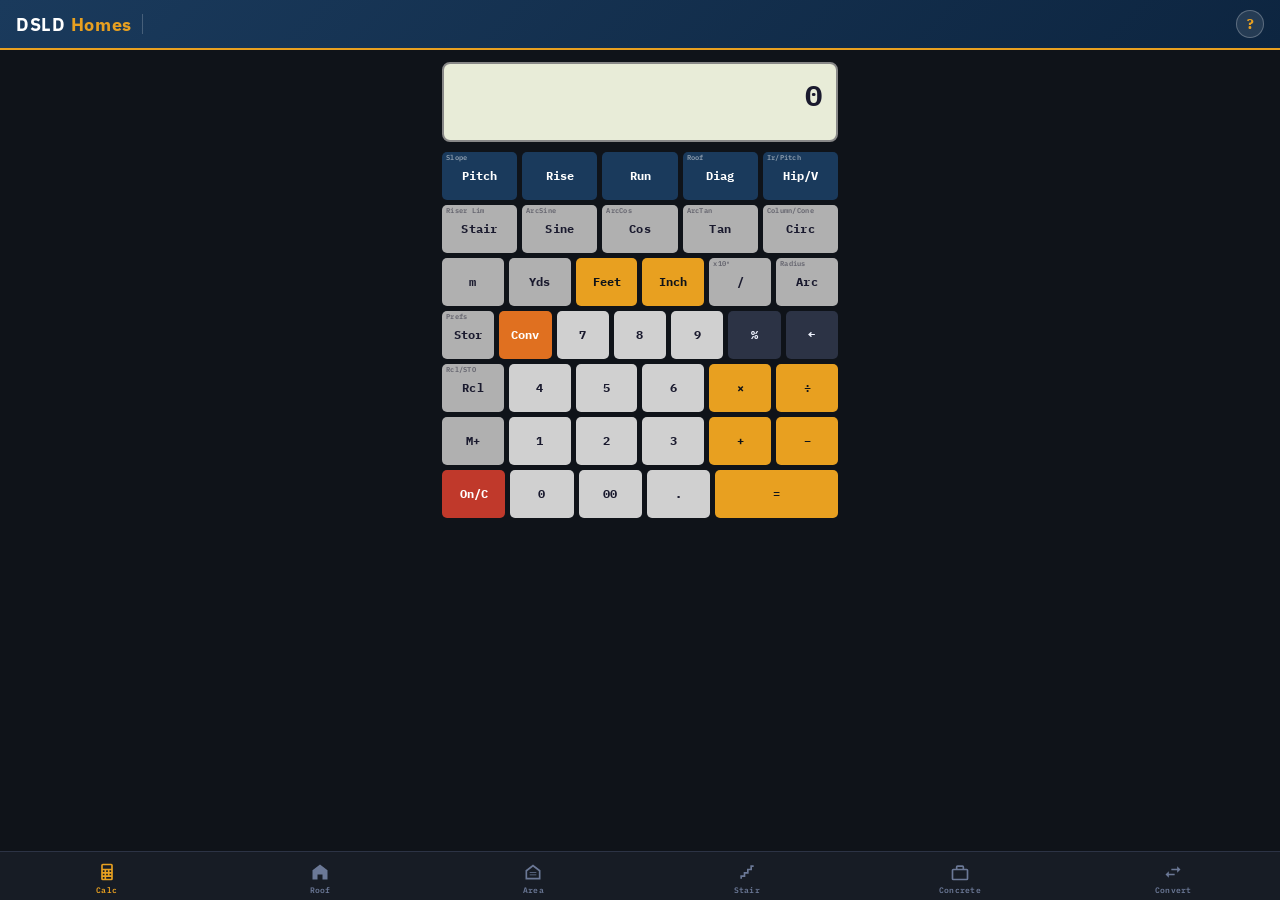
<file: index-backup.html>
<!DOCTYPE html>
<html lang="en">
<head>
<meta charset="UTF-8">
<meta name="viewport" content="width=device-width, initial-scale=1.0, user-scalable=no">
<meta name="theme-color" content="#1a3a5c">
<meta name="apple-mobile-web-app-capable" content="yes">
<meta name="apple-mobile-web-app-status-bar-style" content="black-translucent">
<title>DSLD Construction Calculator</title>
<link rel="preconnect" href="https://fonts.googleapis.com">
<link href="https://fonts.googleapis.com/css2?family=IBM+Plex+Mono:wght@400;600;700&family=IBM+Plex+Sans:wght@400;500;600;700&display=swap" rel="stylesheet">
<style>
/* ══ Theme ══ */
:root {
  --bg:#0f1319;--panel:#171c25;--card:#1d2330;--border:#2c3345;--line:#232b3a;
  --gold:#e8a020;--red:#c0392b;--blue:#3d8ef0;--green:#27ae60;
  --navy:#1a3a5c;--navy-lt:#2a5a8c;
  --text:#d4dae6;--muted:#6b7896;--label:#8a9bbf;--val:#f0f4ff;--inp:#141820;
}
*{box-sizing:border-box;margin:0;padding:0}
body{font-family:'IBM Plex Sans',-apple-system,BlinkMacSystemFont,sans-serif;background:var(--bg);color:var(--text);min-height:100vh;-webkit-tap-highlight-color:transparent;overscroll-behavior:none}
.view{display:none}.view.active{display:block}.hidden{display:none!important}

/* ══ DSLD Header ══ */
.dsld-header{background:linear-gradient(135deg,var(--navy) 0%,#0d2540 100%);border-bottom:2px solid var(--gold);padding:10px 16px;display:flex;align-items:center;gap:10px;position:sticky;top:0;z-index:100}
.dsld-logo{font-family:'IBM Plex Sans',sans-serif;font-size:1.1rem;font-weight:700;color:#fff;letter-spacing:.04em}
.dsld-logo span{color:var(--gold)}
.dsld-divider{width:1px;height:20px;background:rgba(255,255,255,.2)}
.dsld-page{flex:1;font-family:'IBM Plex Mono',monospace;font-size:.72rem;font-weight:600;color:rgba(255,255,255,.7);letter-spacing:.06em}
.help-btn{background:rgba(255,255,255,.1);border:1px solid rgba(255,255,255,.25);border-radius:50%;width:28px;height:28px;color:var(--gold);font-family:'IBM Plex Mono',monospace;font-size:.85rem;font-weight:700;cursor:pointer;display:flex;align-items:center;justify-content:center;flex-shrink:0;transition:background .15s}
.help-btn:hover,.help-btn:active{background:rgba(232,160,32,.2)}

/* Swipe dots */
/* Bottom nav bar */
.bottom-nav{display:flex;position:fixed;bottom:0;left:0;right:0;background:var(--panel);border-top:1px solid var(--border);z-index:90;padding:4px 0 env(safe-area-inset-bottom,4px)}
.nav-item{flex:1;display:flex;flex-direction:column;align-items:center;gap:2px;padding:6px 2px 4px;background:none;border:none;color:var(--muted);font-family:'IBM Plex Mono',monospace;font-size:.5rem;font-weight:600;letter-spacing:.03em;cursor:pointer;transition:color .15s;touch-action:manipulation;text-decoration:none;-webkit-tap-highlight-color:transparent}
.nav-item:hover{color:var(--label)}
.nav-item.active{color:var(--gold)}
.nav-item svg{width:20px;height:20px;fill:currentColor}
.nav-item span{white-space:nowrap;overflow:hidden;text-overflow:ellipsis;max-width:100%}
/* Swipe dots (hidden, kept for JS compat) */
.swipe-dots{display:none}
.swipe-dot{width:8px;height:8px;border-radius:50%;background:var(--border);transition:background .2s,transform .2s}
.swipe-dot.active{background:var(--gold);transform:scale(1.3)}

/* Wrap */
.wrap{max-width:920px;margin:0 auto;padding:20px 16px 90px;display:flex;flex-direction:column;gap:16px}

/* Install banner */
.install-banner{position:fixed;bottom:0;left:0;right:0;background:var(--gold);color:#0f1319;padding:12px 20px;display:flex;align-items:center;justify-content:space-between;font-family:'IBM Plex Mono',monospace;font-size:.82rem;font-weight:700;z-index:200}
.install-banner button{background:rgba(0,0,0,.15);border:none;color:#0f1319;padding:6px 14px;border-radius:4px;font-family:inherit;font-weight:700;font-size:.78rem;cursor:pointer}
.install-banner .dismiss{background:none;font-size:1.2rem;padding:4px 8px}

/* ══ Cards ══ */
.card{background:var(--card);border:1px solid var(--border);border-radius:6px;overflow:hidden}
.ch{display:flex;align-items:center;gap:10px;background:var(--panel);border-bottom:1px solid var(--border);padding:10px 16px}
.dot{width:8px;height:8px;border-radius:50%;background:var(--gold);flex-shrink:0}
.dot.r{background:var(--red)}.dot.b{background:var(--blue)}.dot.g{background:var(--green)}
.ch h2{font-size:.78rem;font-weight:700;letter-spacing:.1em;text-transform:uppercase;color:var(--label)}
.ch.r h2{color:#d07060}
.cb{padding:16px}
.logic{background:rgba(0,0,0,.25);border:1px solid var(--border);border-left:3px solid var(--muted);border-radius:3px;padding:10px 12px;margin-bottom:14px;font-family:'IBM Plex Mono',monospace;font-size:.66rem;color:var(--muted);line-height:1.8}
.logic span{color:var(--label)}
.row2{display:grid;grid-template-columns:1fr 1fr;gap:14px}
.row3{display:grid;grid-template-columns:1fr 1fr 1fr;gap:14px}
.field{margin-bottom:10px}.field:last-of-type{margin-bottom:0}
label{display:block;font-size:.65rem;font-weight:600;letter-spacing:.09em;text-transform:uppercase;color:var(--muted);margin-bottom:4px}
input[type=number],input[type=text],select{width:100%;background:var(--inp);border:1.5px solid var(--border);border-radius:4px;color:var(--val);font-family:'IBM Plex Mono',monospace;font-size:.9rem;padding:9px 10px;outline:none;transition:border-color .15s;-moz-appearance:textfield}
input[type=number]::-webkit-inner-spin-button,input[type=number]::-webkit-outer-spin-button{-webkit-appearance:none}
select{-webkit-appearance:none;appearance:none;background-image:url("data:image/svg+xml,%3Csvg xmlns='http://www.w3.org/2000/svg' width='10' height='6'%3E%3Cpath d='M0 0l5 6 5-6z' fill='%236b7896'/%3E%3C/svg%3E");background-repeat:no-repeat;background-position:right 10px center;padding-right:28px}
input:focus,select:focus{border-color:var(--gold)}
.slbl{font-size:.63rem;font-weight:700;letter-spacing:.13em;text-transform:uppercase;color:var(--gold);padding-bottom:8px;border-bottom:1px solid var(--line);margin-bottom:10px}
.slbl.b{color:var(--blue)}.slbl.g{color:var(--green)}
.btn{width:100%;margin-top:14px;padding:10px;background:var(--gold);color:#0f1319;border:none;border-radius:4px;font-family:'IBM Plex Mono',monospace;font-size:.82rem;font-weight:700;letter-spacing:.07em;text-transform:uppercase;cursor:pointer;transition:background .12s;touch-action:manipulation}
.btn:hover{background:#f5b540}.btn:active{transform:scale(.98)}
.btn.r{background:var(--red);color:#fff}.btn.r:hover{background:#e04535}
.btn.b{background:var(--blue);color:#fff}.btn.b:hover{background:#5aa0f5}
.res{display:none;margin-top:14px;padding-top:12px;border-top:1px solid var(--border)}
.rsect{margin-bottom:12px}.rsect:last-child{margin-bottom:0}
.rtitle{font-size:.6rem;font-weight:700;letter-spacing:.12em;text-transform:uppercase;color:var(--muted);padding-bottom:5px;margin-bottom:2px;border-bottom:1px solid var(--line)}
.rrow{display:flex;justify-content:space-between;align-items:baseline;padding:5px 0;border-bottom:1px solid var(--line)}.rrow:last-child{border-bottom:none}
.rl{font-size:.75rem;color:var(--label)}
.rv{font-family:'IBM Plex Mono',monospace;font-size:.86rem;font-weight:600;color:var(--val)}
.rv.hi{color:var(--gold);font-size:1rem;font-weight:700}
.rv.hi2{color:var(--blue);font-weight:700}
.rv.warn{color:var(--red)}.rv.ok{color:var(--green)}
.res2{display:grid;grid-template-columns:1fr 1fr;gap:16px}
.fnote{font-size:.66rem;color:var(--muted);margin-top:10px;font-style:italic;line-height:1.5}
.calc-tabs{display:flex;gap:0;border-bottom:1px solid var(--border)}
.calc-tab{flex:1;padding:10px 8px;background:var(--panel);color:var(--muted);border:none;border-bottom:2px solid transparent;cursor:pointer;font-family:'IBM Plex Mono',monospace;font-size:.7rem;font-weight:600;letter-spacing:.06em;text-transform:uppercase;transition:color .15s,border-color .15s;touch-action:manipulation}
.calc-tab:hover{color:var(--label)}
.calc-tab.active{color:var(--gold);border-bottom-color:var(--gold)}
.tab-panel{display:none}.tab-panel.active{display:block}
.check-row{display:flex;align-items:center;gap:8px;margin-top:10px}
.check-row input[type=checkbox]{width:16px;height:16px;accent-color:var(--gold)}
.check-row label{margin-bottom:0;font-size:.7rem}
.dyn-row{display:flex;gap:8px;align-items:flex-start;padding:10px;margin-bottom:8px;background:rgba(0,0,0,.15);border:1px solid var(--border);border-radius:4px}
.dyn-row-fields{flex:1;display:grid;grid-template-columns:1fr 1fr;gap:8px}
.dyn-row-fields .field{margin-bottom:0}
.dyn-row-del{background:none;border:1px solid var(--border);border-radius:4px;color:var(--red);font-size:1.1rem;width:32px;height:32px;cursor:pointer;display:flex;align-items:center;justify-content:center;margin-top:18px;flex-shrink:0;touch-action:manipulation}
.dyn-row-del:hover{background:rgba(192,57,43,.1)}
.dyn-actions{display:flex;gap:8px;margin-top:10px}
.btn-sm{padding:8px 14px;background:var(--card);border:1px solid var(--border);border-radius:4px;color:var(--gold);font-family:'IBM Plex Mono',monospace;font-size:.72rem;font-weight:600;cursor:pointer;touch-action:manipulation}
.btn-sm:hover{background:var(--panel);border-color:var(--gold)}
.btn-sm.red{color:var(--red)}.btn-sm.red:hover{border-color:var(--red)}
.live-label{display:flex;align-items:center;gap:6px;margin-bottom:8px}
.live-dot{width:6px;height:6px;border-radius:50%;background:var(--green);animation:pulse 2s ease infinite}
@keyframes pulse{0%,100%{opacity:1}50%{opacity:.3}}

/* ══ Keypad ══ */
.calc-shell{max-width:420px;margin:0 auto;padding:12px 12px 80px}
.calc-display{background:#e8ecd8;border:2px solid #888;border-radius:8px;padding:12px 14px 10px;margin-bottom:10px;min-height:80px;position:relative}
.calc-display-mode{font-family:'IBM Plex Mono',monospace;font-size:.6rem;font-weight:700;color:#556;letter-spacing:.1em;text-transform:uppercase;margin-bottom:2px}
.calc-display-main{font-family:'IBM Plex Mono',monospace;font-size:1.8rem;font-weight:700;color:#1a1a2e;text-align:right;line-height:1.2;min-height:36px;word-break:break-all}
.calc-display-sub{font-family:'IBM Plex Mono',monospace;font-size:.75rem;color:#556;text-align:right;margin-top:2px}
.mem-indicator{position:absolute;top:4px;left:8px;font-size:.5rem;font-weight:700;color:#1a1a2e;opacity:0}
.mem-indicator.active{opacity:1}
.keypad{display:flex;flex-direction:column;gap:5px}
.key-row{display:flex;gap:5px}
.key{flex:1;min-height:42px;border:none;border-radius:5px;font-family:'IBM Plex Mono',monospace;font-size:.72rem;font-weight:700;cursor:pointer;transition:filter .1s,transform .05s;touch-action:manipulation;display:flex;align-items:center;justify-content:center;text-align:center;line-height:1.1;padding:4px 2px;position:relative}
.key:active{transform:scale(.95);filter:brightness(1.1)}
.key-label{position:absolute;top:2px;left:4px;font-size:.42rem;font-weight:600;color:inherit;opacity:.5;letter-spacing:.04em}
.key-num{background:#d0d0d0;color:#1a1a2e}.key-num:hover{background:#ddd}
.key-func{background:#b0b0b0;color:#1a1a2e;font-size:.62rem;letter-spacing:.02em}.key-func:hover{background:#bbb}
.key-op{background:#2c3345;color:#f0f4ff;font-size:.9rem}.key-op:hover{background:#3a4458}
.key-gold{background:var(--gold);color:#0f1319}.key-gold:hover{background:#f5b540}
.key-red{background:var(--red);color:#fff}.key-red:hover{background:#e04535}
.key-navy{background:var(--navy);color:#fff;font-size:.62rem}.key-navy:hover{background:var(--navy-lt)}
.key-orange{background:#e07020;color:#fff}.key-orange:hover{background:#f08030}
.key-wide{flex:2}

/* ══ Guide ══ */
.guide-backdrop{position:fixed;inset:0;background:rgba(0,0,0,.6);z-index:300;opacity:0;pointer-events:none;transition:opacity .25s}
.guide-backdrop.open{opacity:1;pointer-events:auto}
.guide-panel{position:fixed;top:0;right:0;bottom:0;width:85%;max-width:420px;background:var(--bg);border-left:2px solid var(--gold);z-index:310;transform:translateX(100%);transition:transform .3s ease;display:flex;flex-direction:column;overflow:hidden}
.guide-backdrop.open+.guide-panel,.guide-panel.open{transform:translateX(0)}
.guide-hdr{display:flex;align-items:center;justify-content:space-between;padding:14px 16px;background:var(--panel);border-bottom:1px solid var(--border);flex-shrink:0}
.guide-hdr h2{font-family:'IBM Plex Mono',monospace;font-size:.9rem;font-weight:700;color:var(--gold)}
.guide-close{background:none;border:1px solid var(--border);border-radius:4px;color:var(--muted);font-size:1.1rem;width:32px;height:32px;cursor:pointer;display:flex;align-items:center;justify-content:center}
.guide-close:hover{color:var(--val);border-color:var(--gold)}
.guide-nav{display:flex;gap:0;overflow-x:auto;border-bottom:1px solid var(--border);flex-shrink:0;-webkit-overflow-scrolling:touch}
.guide-nav-btn{flex-shrink:0;padding:8px 12px;background:none;border:none;border-bottom:2px solid transparent;color:var(--muted);font-family:'IBM Plex Mono',monospace;font-size:.58rem;font-weight:600;letter-spacing:.04em;text-transform:uppercase;cursor:pointer;white-space:nowrap;transition:color .15s,border-color .15s}
.guide-nav-btn:hover{color:var(--label)}
.guide-nav-btn.active{color:var(--gold);border-bottom-color:var(--gold)}
.guide-body{flex:1;overflow-y:auto;padding:16px;-webkit-overflow-scrolling:touch}
.guide-section{display:none;animation:guideFadeIn .2s ease}
.guide-section.active{display:block}
@keyframes guideFadeIn{from{opacity:0;transform:translateY(6px)}to{opacity:1;transform:translateY(0)}}
.guide-title{font-family:'IBM Plex Mono',monospace;font-size:.85rem;font-weight:700;color:var(--val);margin-bottom:4px}
.guide-desc{font-size:.75rem;color:var(--muted);line-height:1.5;margin-bottom:14px}
.guide-block{background:var(--card);border:1px solid var(--border);border-radius:6px;padding:12px;margin-bottom:12px}
.guide-block-title{font-family:'IBM Plex Mono',monospace;font-size:.65rem;font-weight:700;letter-spacing:.1em;text-transform:uppercase;color:var(--gold);margin-bottom:8px}
.guide-block p{font-size:.73rem;color:var(--text);line-height:1.6;margin-bottom:6px}
.guide-block p:last-child{margin-bottom:0}
.guide-key{display:inline-block;background:var(--panel);border:1px solid var(--border);border-radius:3px;padding:1px 6px;font-family:'IBM Plex Mono',monospace;font-size:.68rem;font-weight:600;color:var(--gold)}
.guide-example{background:rgba(0,0,0,.3);border-left:3px solid var(--gold);border-radius:0 4px 4px 0;padding:8px 10px;margin:8px 0;font-family:'IBM Plex Mono',monospace;font-size:.72rem;color:var(--val);line-height:1.6}
.guide-example .result{color:var(--gold);font-weight:700}
.guide-try{display:inline-flex;align-items:center;gap:6px;margin-top:8px;padding:7px 14px;background:var(--gold);color:#0f1319;border:none;border-radius:4px;font-family:'IBM Plex Mono',monospace;font-size:.7rem;font-weight:700;letter-spacing:.04em;text-transform:uppercase;cursor:pointer;touch-action:manipulation}
.guide-try:hover{background:#f5b540}.guide-try:active{transform:scale(.97)}
.guide-legend{display:flex;gap:12px;margin-top:6px}
.guide-legend span{font-size:.68rem;display:flex;align-items:center;gap:4px}
.guide-legend .dot-g{width:8px;height:8px;border-radius:50%;background:var(--green)}
.guide-legend .dot-r{width:8px;height:8px;border-radius:50%;background:var(--red)}

/* ══ Responsive ══ */
@media(max-width:600px){.row2,.res2{grid-template-columns:1fr}.row3{grid-template-columns:1fr}.dyn-row-fields{grid-template-columns:1fr}}
@media(max-width:380px){.key{min-height:38px;font-size:.65rem}.key-func{font-size:.56rem}.calc-display-main{font-size:1.5rem}}
@media(min-width:500px){.key{min-height:48px;font-size:.78rem}}
</style>
</head>
<body>

<!-- ═══ DSLD Header ═══ -->
<div class="dsld-header">
  <div class="dsld-logo">DSLD <span>Homes</span></div>
  <div class="dsld-divider"></div>
  <div class="dsld-page" id="dsld-page-label"></div>
  <button class="help-btn" onclick="openGuide()" title="User Guide">?</button>
</div>

<!-- ═══════════════════════════════════════════════════════ -->
<!-- CONSTRUCTION CALCULATOR (Main Screen)                   -->
<!-- ═══════════════════════════════════════════════════════ -->
<section id="view-calculator" class="view active">
<div class="calc-shell">
  <div class="calc-display">
    <span class="mem-indicator" id="kp-mem">M</span>
    <div class="calc-display-mode" id="kp-mode"></div>
    <div class="calc-display-main" id="kp-main">0</div>
    <div class="calc-display-sub" id="kp-sub"></div>
  </div>
  <div class="keypad">
    <div class="key-row">
      <button class="key key-navy" onclick="kpPress('Pitch')"><span class="key-label">Slope</span>Pitch</button>
      <button class="key key-navy" onclick="kpPress('Rise')">Rise</button>
      <button class="key key-navy" onclick="kpPress('Run')">Run</button>
      <button class="key key-navy" onclick="kpPress('Diag')"><span class="key-label">Roof</span>Diag</button>
      <button class="key key-navy" onclick="kpPress('Hip/V')"><span class="key-label">Ir/Pitch</span>Hip/V</button>
    </div>
    <div class="key-row">
      <button class="key key-func" onclick="kpPress('Stair')"><span class="key-label">Riser Lim</span>Stair</button>
      <button class="key key-func" onclick="kpPress('Sine')"><span class="key-label">ArcSine</span>Sine</button>
      <button class="key key-func" onclick="kpPress('Cos')"><span class="key-label">ArcCos</span>Cos</button>
      <button class="key key-func" onclick="kpPress('Tan')"><span class="key-label">ArcTan</span>Tan</button>
      <button class="key key-func" onclick="kpPress('Circ')"><span class="key-label">Column/Cone</span>Circ</button>
    </div>
    <div class="key-row">
      <button class="key key-func" onclick="kpPress('m')">m</button>
      <button class="key key-func" onclick="kpPress('Yds')">Yds</button>
      <button class="key key-gold" onclick="kpPress('Feet')">Feet</button>
      <button class="key key-gold" onclick="kpPress('Inch')">Inch</button>
      <button class="key key-func" onclick="kpPress('Frac')"><span class="key-label">x10&#x207F;</span>/</button>
      <button class="key key-func" onclick="kpPress('Arc')"><span class="key-label">Radius</span>Arc</button>
    </div>
    <div class="key-row">
      <button class="key key-func" onclick="kpPress('Stor')"><span class="key-label">Prefs</span>Stor</button>
      <button class="key key-orange" onclick="kpPress('CE')">Conv</button>
      <button class="key key-num" onclick="kpPress('7')">7</button>
      <button class="key key-num" onclick="kpPress('8')">8</button>
      <button class="key key-num" onclick="kpPress('9')">9</button>
      <button class="key key-op" onclick="kpPress('%')">%</button>
      <button class="key key-op" onclick="kpPress('&#x232B;')">&larr;</button>
    </div>
    <div class="key-row">
      <button class="key key-func" onclick="kpPress('Rcl')"><span class="key-label">Rcl/STO</span>Rcl</button>
      <button class="key key-num" onclick="kpPress('4')">4</button>
      <button class="key key-num" onclick="kpPress('5')">5</button>
      <button class="key key-num" onclick="kpPress('6')">6</button>
      <button class="key key-gold" onclick="kpPress('&times;')">&times;</button>
      <button class="key key-gold" onclick="kpPress('&divide;')">&divide;</button>
    </div>
    <div class="key-row">
      <button class="key key-func" onclick="kpPress('M+')">M+</button>
      <button class="key key-num" onclick="kpPress('1')">1</button>
      <button class="key key-num" onclick="kpPress('2')">2</button>
      <button class="key key-num" onclick="kpPress('3')">3</button>
      <button class="key key-gold" onclick="kpPress('+')">+</button>
      <button class="key key-gold" onclick="kpPress('-')">&minus;</button>
    </div>
    <div class="key-row">
      <button class="key key-red" onclick="kpPress('C')">On/C</button>
      <button class="key key-num" onclick="kpPress('0')">0</button>
      <button class="key key-num" onclick="kpPress('00')">00</button>
      <button class="key key-num" onclick="kpPress('.')">.</button>
      <button class="key key-gold key-wide" onclick="kpPress('=')">=</button>
    </div>
  </div>
</div>
</section>

<!-- ═══════════════════════════════════════════════════════ -->
<!-- ROOF FRAMING                                            -->
<!-- ═══════════════════════════════════════════════════════ -->
<section id="view-roof" class="view">
<div class="wrap">
  <div class="card">
    <div class="ch"><div class="dot"></div><h2>Common Rafter</h2></div>
    <div class="cb">
      <div class="logic"><span>Rise</span> = Run &times; Pitch &divide; 12 &nbsp;|&nbsp; <span>Length</span> = &radic;( Run&sup2; + Rise&sup2; )</div>
      <div class="row2">
        <div class="field"><label>Run (ft) &mdash; eave to ridge CL</label><input type="number" id="cr-run" step="0.01" min="0" inputmode="decimal" placeholder="12.50"></div>
        <div class="field"><label>Pitch (rise per 12&Prime;)</label><input type="number" id="cr-pitch" step="0.5" min="0" inputmode="decimal" placeholder="8"></div>
      </div>
      <button class="btn" onclick="calcCommon()">&#9654; Calculate</button>
      <div class="res" id="cr-res">
        <div class="rrow"><span class="rl">Rise</span><span class="rv" id="cr-rise">&mdash;</span></div>
        <div class="rrow"><span class="rl">Rafter Length</span><span class="rv hi" id="cr-len">&mdash;</span></div>
        <div class="rrow"><span class="rl">Slope Angle</span><span class="rv" id="cr-ang">&mdash;</span></div>
        <div class="rrow"><span class="rl">Plumb Cut</span><span class="rv" id="cr-plumb">&mdash;</span></div>
        <div class="rrow"><span class="rl">Seat / Level Cut</span><span class="rv" id="cr-seat">&mdash;</span></div>
        <div class="rrow"><span class="rl">Unit Length per ft Run</span><span class="rv" id="cr-unit">&mdash;</span></div>
      </div>
    </div>
  </div>

  <div class="card">
    <div class="ch"><div class="dot"></div><h2>Hip / Valley &mdash; Same Pitch</h2></div>
    <div class="cb">
      <div class="logic"><span>Plan length</span> = Run &times; &radic;2 &nbsp;|&nbsp; <span>Actual length</span> = &radic;( PlanLen&sup2; + Rise&sup2; )</div>
      <div class="row2">
        <div class="field"><label>Run (ft)</label><input type="number" id="ep-run" step="0.01" min="0" inputmode="decimal" placeholder="12.50"></div>
        <div class="field"><label>Pitch (/12)</label><input type="number" id="ep-pitch" step="0.5" min="0" inputmode="decimal" placeholder="8"></div>
      </div>
      <button class="btn" onclick="calcEqualHip()">&#9654; Calculate</button>
      <div class="res" id="ep-res">
        <div class="rrow"><span class="rl">Rise</span><span class="rv" id="ep-rise">&mdash;</span></div>
        <div class="rrow"><span class="rl">Plan Length</span><span class="rv" id="ep-plan">&mdash;</span></div>
        <div class="rrow"><span class="rl">Actual Length</span><span class="rv hi" id="ep-len">&mdash;</span></div>
        <div class="rrow"><span class="rl">Slope Angle</span><span class="rv" id="ep-slope">&mdash;</span></div>
        <div class="rrow"><span class="rl">Plumb Cut</span><span class="rv" id="ep-plumb">&mdash;</span></div>
        <div class="rrow"><span class="rl">Cheek / Side Cut</span><span class="rv" id="ep-cheek">&mdash;</span></div>
        <div class="rrow"><span class="rl">Backing Bevel</span><span class="rv" id="ep-back">&mdash;</span></div>
        <div class="rrow"><span class="rl">Unit Length</span><span class="rv" id="ep-unit">&mdash;</span></div>
      </div>
    </div>
  </div>

  <div class="card">
    <div class="ch r"><div class="dot r"></div><h2>Hip / Valley &mdash; Unequal Pitch</h2></div>
    <div class="cb">
      <div class="logic">Direction vector = <span>( PitchA, PitchB )</span> &nbsp;|&nbsp; <span>Backing angles</span> differ each side</div>
      <div class="row2">
        <div>
          <div class="slbl">&#9656; Roof A</div>
          <div class="field"><label>Run A (ft)</label><input type="number" id="up-runA" step="0.01" min="0" inputmode="decimal" placeholder="14.0"></div>
          <div class="field"><label>Pitch A (/12)</label><input type="number" id="up-pA" step="0.5" min="0" inputmode="decimal" placeholder="8"></div>
        </div>
        <div>
          <div class="slbl b">&#9656; Roof B</div>
          <div class="field"><label>Run B (ft)</label><input type="number" id="up-runB" step="0.01" min="0" inputmode="decimal" placeholder="10.0"></div>
          <div class="field"><label>Pitch B (/12)</label><input type="number" id="up-pB" step="0.5" min="0" inputmode="decimal" placeholder="6"></div>
        </div>
      </div>
      <button class="btn r" onclick="calcUneq()">&#9654; Calculate</button>
      <div class="res" id="up-res">
        <div class="res2">
          <div>
            <div class="rsect"><div class="rtitle">Plan Geometry</div>
              <div class="rrow"><span class="rl">Angle from Wall A</span><span class="rv" id="up-angA">&mdash;</span></div>
              <div class="rrow"><span class="rl">Angle from Wall B</span><span class="rv" id="up-angB">&mdash;</span></div>
              <div class="rrow"><span class="rl">Plan length</span><span class="rv" id="up-plan">&mdash;</span></div>
              <div class="rrow"><span class="rl">Along Wall A</span><span class="rv" id="up-xEnd">&mdash;</span></div>
              <div class="rrow"><span class="rl">Along Wall B</span><span class="rv" id="up-yEnd">&mdash;</span></div>
              <div class="rrow"><span class="rl">Terminates at</span><span class="rv" id="up-term">&mdash;</span></div>
            </div>
            <div class="rsect"><div class="rtitle">Ridge Heights</div>
              <div class="rrow"><span class="rl">Ridge A</span><span class="rv" id="up-ridA">&mdash;</span></div>
              <div class="rrow"><span class="rl">Ridge B</span><span class="rv" id="up-ridB">&mdash;</span></div>
              <div class="rrow"><span class="rl">Difference</span><span class="rv hi2" id="up-diff">&mdash;</span></div>
            </div>
          </div>
          <div>
            <div class="rsect"><div class="rtitle">Hip / Valley Rafter</div>
              <div class="rrow"><span class="rl">Rise</span><span class="rv" id="up-rise">&mdash;</span></div>
              <div class="rrow"><span class="rl">Actual length</span><span class="rv hi" id="up-len">&mdash;</span></div>
              <div class="rrow"><span class="rl">Slope angle</span><span class="rv" id="up-slope">&mdash;</span></div>
              <div class="rrow"><span class="rl">Plumb cut</span><span class="rv" id="up-plumb">&mdash;</span></div>
            </div>
            <div class="rsect"><div class="rtitle">Backing Angles</div>
              <div class="rrow"><span class="rl">Roof A side</span><span class="rv" id="up-backA">&mdash;</span></div>
              <div class="rrow"><span class="rl">Roof B side</span><span class="rv" id="up-backB">&mdash;</span></div>
            </div>
            <div class="rsect"><div class="rtitle">Common Rafters</div>
              <div class="rrow"><span class="rl">Roof A</span><span class="rv" id="up-comA">&mdash;</span></div>
              <div class="rrow"><span class="rl">Roof B</span><span class="rv" id="up-comB">&mdash;</span></div>
            </div>
          </div>
        </div>
      </div>
    </div>
  </div>
</div>
</section>

<!-- ═══════════════════════════════════════════════════════ -->
<!-- ROOF AREA ON SLOPE                                      -->
<!-- ═══════════════════════════════════════════════════════ -->
<section id="view-roofarea" class="view">
<div class="wrap">
  <div class="card">
    <div class="ch"><div class="dot"></div><h2>Roof Area &mdash; Flat to Slope</h2></div>
    <div class="cb">
      <div class="logic"><span>Slope factor</span> = &radic;(1 + (Pitch/12)&sup2;) &nbsp;|&nbsp; <span>Sloped area</span> = Flat area &times; Slope factor<br><span>Squares</span> = Sloped area &divide; 100</div>
      <div id="ra-rows"></div>
      <div class="dyn-actions">
        <button class="btn-sm" onclick="raAddRow()">+ Add Area</button>
      </div>
      <button class="btn" onclick="calcRoofArea()">&#9654; Calculate Total</button>
      <div class="res" id="ra-results"></div>
    </div>
  </div>
</div>
</section>

<!-- ═══════════════════════════════════════════════════════ -->
<!-- STAIR LAYOUT                                            -->
<!-- ═══════════════════════════════════════════════════════ -->
<section id="view-stair" class="view">
<div class="wrap">
  <div class="card">
    <div class="ch"><div class="dot"></div><h2>Stair Layout</h2></div>
    <div class="cb">
      <div class="logic"><span>Risers</span> = round( TotalRise &divide; TargetRiser ) &nbsp;|&nbsp; <span>Stringer</span> = &radic;( Run&sup2; + Rise&sup2; )<br>Landings add to total run &amp; split stair into flights</div>
      <div class="row2">
        <div class="field"><label>Total Rise (inches)</label><input type="number" id="st-rise" step="0.125" min="0" inputmode="decimal" placeholder="108"></div>
        <div class="field"><label>Target Riser (inches)</label><input type="number" id="st-riser" step="0.125" min="0" inputmode="decimal" placeholder="7.5" value="7.5"></div>
      </div>
      <div class="row2">
        <div class="field"><label>Tread Depth (inches)</label><input type="number" id="st-tread" step="0.125" min="0" inputmode="decimal" placeholder="10" value="10"></div>
        <div class="field"><label>Nosing (inches)</label><input type="number" id="st-nosing" step="0.125" min="0" inputmode="decimal" placeholder="1.25" value="1.25"></div>
      </div>
      <div class="row2">
        <div class="field"><label>Headroom (inches)</label><input type="number" id="st-headroom" step="0.125" min="0" inputmode="decimal" placeholder="96"></div>
        <div class="field"><label>Number of Landings</label><input type="number" id="st-landings" step="1" min="0" max="5" inputmode="numeric" placeholder="0" value="0" oninput="stairToggleLandings()"></div>
      </div>
      <div id="st-landing-fields" style="display:none">
        <div class="field"><label>Landing Depth (inches)</label><input type="number" id="st-landingdepth" step="0.5" min="0" inputmode="decimal" placeholder="36" value="36"></div>
      </div>
      <button class="btn" onclick="calcStair()">&#9654; Calculate</button>
      <div class="res" id="st-res">
        <div class="rsect"><div class="rtitle">Layout</div>
          <div class="rrow"><span class="rl">Number of Risers</span><span class="rv hi" id="st-numrisers">&mdash;</span></div>
          <div class="rrow"><span class="rl">Number of Treads</span><span class="rv" id="st-numtreads">&mdash;</span></div>
          <div class="rrow"><span class="rl">Actual Riser Height</span><span class="rv" id="st-actriser">&mdash;</span></div>
          <div class="rrow"><span class="rl">Total Run</span><span class="rv" id="st-totalrun">&mdash;</span></div>
        </div>
        <div class="rsect"><div class="rtitle">Stringer</div>
          <div class="rrow"><span class="rl">Stringer Length</span><span class="rv hi" id="st-strlen">&mdash;</span></div>
          <div class="rrow"><span class="rl">Stringer Angle</span><span class="rv" id="st-strang">&mdash;</span></div>
        </div>
        <div class="rsect" id="st-landing-res" style="display:none"></div>
        <div class="rsect"><div class="rtitle">Feet-Inches</div>
          <div class="rrow"><span class="rl">Total Rise</span><span class="rv" id="st-riseftin">&mdash;</span></div>
          <div class="rrow"><span class="rl">Total Run</span><span class="rv" id="st-runftin">&mdash;</span></div>
          <div class="rrow"><span class="rl">Stringer Length</span><span class="rv" id="st-strftin">&mdash;</span></div>
        </div>
        <div class="rsect"><div class="rtitle">Code Compliance (IRC R311.7)</div>
          <div class="rrow"><span class="rl">Riser Height (4&Prime;&ndash;7&frac34;&Prime;)</span><span class="rv" id="st-riserchk">&mdash;</span></div>
          <div class="rrow"><span class="rl">Tread Depth (&ge; 10&Prime;)</span><span class="rv" id="st-treadchk">&mdash;</span></div>
          <div class="rrow"><span class="rl">Rise + Run Sum (17&Prime;&ndash;18&Prime;)</span><span class="rv" id="st-riserun">&mdash;</span></div>
          <div class="rrow"><span class="rl">Headroom Clearance</span><span class="rv" id="st-headclr">&mdash;</span></div>
        </div>
      </div>
    </div>
  </div>
</div>
</section>

<!-- ═══════════════════════════════════════════════════════ -->
<!-- CONCRETE & MATERIAL                                     -->
<!-- ═══════════════════════════════════════════════════════ -->
<section id="view-concrete" class="view">
<div class="wrap">
  <div class="card" data-tabs>
    <div class="calc-tabs">
      <button class="calc-tab active" data-tab="slab">Slab / Pad</button>
      <button class="calc-tab" data-tab="footing">Footings</button>
      <button class="calc-tab" data-tab="column">Column / Tube</button>
    </div>
    <div class="tab-panel active" data-panel="slab">
      <div class="cb">
        <div class="logic"><span>Volume</span> = L &times; W &times; (Thick &divide; 12) &nbsp;|&nbsp; <span>Yards</span> = CuFt &divide; 27</div>
        <div class="row2">
          <div class="field"><label>Length (ft)</label><input type="number" id="sl-len" step="0.01" min="0" inputmode="decimal" placeholder="20"></div>
          <div class="field"><label>Width (ft)</label><input type="number" id="sl-wid" step="0.01" min="0" inputmode="decimal" placeholder="30"></div>
        </div>
        <div class="field"><label>Thickness (inches)</label><input type="number" id="sl-thick" step="0.25" min="0" inputmode="decimal" placeholder="4"></div>
        <div class="check-row"><input type="checkbox" id="slab-waste" checked><label for="slab-waste">Add 10% waste</label></div>
        <button class="btn" onclick="calcConcrete('slab')">&#9654; Calculate</button>
        <div class="res" id="slab-res">
          <div class="rrow"><span class="rl">Volume</span><span class="rv" id="slab-cuft">&mdash;</span></div>
          <div class="rrow"><span class="rl">Cubic Yards</span><span class="rv hi" id="slab-cuyd">&mdash;</span></div>
          <div class="rrow"><span class="rl">80 lb Bags</span><span class="rv" id="slab-b80">&mdash;</span></div>
          <div class="rrow"><span class="rl">60 lb Bags</span><span class="rv" id="slab-b60">&mdash;</span></div>
          <p class="fnote" id="slab-wastelbl"></p>
        </div>
      </div>
    </div>
    <div class="tab-panel" data-panel="footing">
      <div class="cb">
        <div class="logic">Add multiple footing entries with preset or custom sizes. Total calculated at bottom.</div>
        <div id="ft-rows"></div>
        <div class="dyn-actions">
          <button class="btn-sm" onclick="ftAddRow()">+ Add Footing</button>
          <button class="btn-sm red" onclick="ftClearAll()">Clear All</button>
        </div>
        <div class="check-row"><input type="checkbox" id="footing-waste" checked><label for="footing-waste">Add 10% waste</label></div>
        <button class="btn" onclick="calcFootings()">&#9654; Calculate Total</button>
        <div class="res" id="footing-res"></div>
      </div>
    </div>
    <div class="tab-panel" data-panel="column">
      <div class="cb">
        <div class="logic"><span>Volume</span> = &pi; &times; (Dia&divide;2)&sup2; &times; Height</div>
        <div class="row2">
          <div class="field"><label>Diameter (inches)</label><input type="number" id="co-dia" step="0.5" min="0" inputmode="decimal" placeholder="12"></div>
          <div class="field"><label>Height (inches)</label><input type="number" id="co-height" step="0.5" min="0" inputmode="decimal" placeholder="48"></div>
        </div>
        <div class="check-row"><input type="checkbox" id="column-waste" checked><label for="column-waste">Add 10% waste</label></div>
        <button class="btn" onclick="calcConcrete('column')">&#9654; Calculate</button>
        <div class="res" id="column-res">
          <div class="rrow"><span class="rl">Volume</span><span class="rv" id="column-cuft">&mdash;</span></div>
          <div class="rrow"><span class="rl">Cubic Yards</span><span class="rv hi" id="column-cuyd">&mdash;</span></div>
          <div class="rrow"><span class="rl">80 lb Bags</span><span class="rv" id="column-b80">&mdash;</span></div>
          <div class="rrow"><span class="rl">60 lb Bags</span><span class="rv" id="column-b60">&mdash;</span></div>
          <p class="fnote" id="column-wastelbl"></p>
        </div>
      </div>
    </div>
  </div>
</div>
</section>

<!-- ═══════════════════════════════════════════════════════ -->
<!-- FEET-INCHES CONVERTER                                   -->
<!-- ═══════════════════════════════════════════════════════ -->
<section id="view-converter" class="view">
<div class="wrap">
  <div class="card">
    <div class="ch"><div class="dot g"></div><h2>Feet-Inches Converter</h2></div>
    <div class="cb">
      <div class="live-label"><div class="live-dot"></div><label style="margin-bottom:0">Live conversion</label></div>
      <div class="slbl">&#9656; Decimal Feet</div>
      <div class="field"><label>Decimal Feet</label><input type="number" id="cv-decimal" step="0.0001" min="0" inputmode="decimal" placeholder="12.5417"></div>
      <div class="slbl" style="margin-top:16px">&#9656; Feet &mdash; Inches &mdash; Fraction</div>
      <div class="row3">
        <div class="field"><label>Feet</label><input type="number" id="cv-feet" step="1" min="0" inputmode="numeric" placeholder="12"></div>
        <div class="field"><label>Inches</label><input type="number" id="cv-inches" step="1" min="0" max="11" inputmode="numeric" placeholder="6"></div>
        <div class="field"><label>Fraction</label>
          <select id="cv-frac">
            <option value="0">0</option>
            <option value="0.0625">1/16</option><option value="0.125">1/8</option>
            <option value="0.1875">3/16</option><option value="0.25">1/4</option>
            <option value="0.3125">5/16</option><option value="0.375">3/8</option>
            <option value="0.4375">7/16</option><option value="0.5">1/2</option>
            <option value="0.5625">9/16</option><option value="0.625">5/8</option>
            <option value="0.6875">11/16</option><option value="0.75">3/4</option>
            <option value="0.8125">13/16</option><option value="0.875">7/8</option>
            <option value="0.9375">15/16</option>
          </select>
        </div>
      </div>
      <div class="rrow" style="margin-top:8px;border-bottom:none">
        <span class="rl">Formatted</span><span class="rv hi" id="cv-display">&mdash;</span>
      </div>
      <div class="slbl b" style="margin-top:16px">&#9656; Metric</div>
      <div class="row3">
        <div class="field"><label>Meters</label><input type="number" id="cv-meters" step="0.0001" min="0" inputmode="decimal" placeholder="3.8100"></div>
        <div class="field"><label>Centimeters</label><input type="number" id="cv-cm" step="0.01" min="0" inputmode="decimal" placeholder="381.00"></div>
        <div class="field"><label>Millimeters</label><input type="number" id="cv-mm" step="0.1" min="0" inputmode="decimal" placeholder="3810.0"></div>
      </div>
    </div>
  </div>
</div>
</section>

<!-- ═══ Bottom Nav ═══ -->
<nav class="bottom-nav" id="bottom-nav">
  <a class="nav-item active" href="#calculator" data-route="calculator">
    <svg viewBox="0 0 24 24"><path d="M7 2h10a2 2 0 012 2v16a2 2 0 01-2 2H7a2 2 0 01-2-2V4a2 2 0 012-2zm0 2v4h10V4H7zm0 6v2h2v-2H7zm4 0v2h2v-2h-2zm4 0v2h2v-2h-2zm-8 4v2h2v-2H7zm4 0v2h2v-2h-2zm4 0v2h2v-2h-2zm-8 4v2h2v-2H7zm4 0v2h6v-2h-6z"/></svg>
    <span>Calc</span>
  </a>
  <a class="nav-item" href="#roof" data-route="roof">
    <svg viewBox="0 0 24 24"><path d="M3 21V10l9-7 9 7v11h-6v-6h-6v6H3z"/></svg>
    <span>Roof</span>
  </a>
  <a class="nav-item" href="#roofarea" data-route="roofarea">
    <svg viewBox="0 0 24 24"><path d="M3 21V10l9-7 9 7v11H3zm2-2h14v-8l-7-5.25L5 11v8zm3-3h8v-1H8v1zm0-3h8v-1H8v1z"/></svg>
    <span>Area</span>
  </a>
  <a class="nav-item" href="#stair" data-route="stair">
    <svg viewBox="0 0 24 24"><path d="M4 20v-4h4v-4h4V8h4V4h4v2h-2v4h-4v4h-4v4h-4v2H4z"/></svg>
    <span>Stair</span>
  </a>
  <a class="nav-item" href="#concrete" data-route="concrete">
    <svg viewBox="0 0 24 24"><path d="M20 8h-3V6a2 2 0 00-2-2H9a2 2 0 00-2 2v2H4a2 2 0 00-2 2v10a2 2 0 002 2h16a2 2 0 002-2V10a2 2 0 00-2-2zM9 6h6v2H9V6zm11 14H4V10h16v10z"/></svg>
    <span>Concrete</span>
  </a>
  <a class="nav-item" href="#converter" data-route="converter">
    <svg viewBox="0 0 24 24"><path d="M6.99 11L3 15l3.99 4v-3H14v-2H6.99v-3zM21 9l-3.99-4v3H10v2h7.01v3L21 9z"/></svg>
    <span>Convert</span>
  </a>
</nav>
<!-- Keep hidden dots for JS compat -->
<div class="swipe-dots">
  <div class="swipe-dot active" title="Calculator"></div>
  <div class="swipe-dot" title="Roof Framing"></div>
  <div class="swipe-dot" title="Roof Area"></div>
  <div class="swipe-dot" title="Stair Layout"></div>
  <div class="swipe-dot" title="Concrete"></div>
  <div class="swipe-dot" title="Converter"></div>
</div>

<!-- ═══ Install Banner ═══ -->
<div id="install-banner" class="install-banner hidden">
  <span>Install to Home Screen</span>
  <div>
    <button onclick="installApp()">Install</button>
    <button class="dismiss" onclick="dismissInstall()">&times;</button>
  </div>
</div>

<!-- ═══ User Guide ═══ -->
<div id="guide-backdrop" class="guide-backdrop" onclick="closeGuide()"></div>
<div id="guide-panel" class="guide-panel">
  <div class="guide-hdr">
    <h2>User Guide</h2>
    <button class="guide-close" onclick="closeGuide()">&times;</button>
  </div>
  <div class="guide-nav">
    <button class="guide-nav-btn active" data-guide="guide-calc" onclick="showGuideSection('guide-calc')">Calculator</button>
    <button class="guide-nav-btn" data-guide="guide-roof" onclick="showGuideSection('guide-roof')">Roof</button>
    <button class="guide-nav-btn" data-guide="guide-roofarea" onclick="showGuideSection('guide-roofarea')">Roof Area</button>
    <button class="guide-nav-btn" data-guide="guide-stair" onclick="showGuideSection('guide-stair')">Stairs</button>
    <button class="guide-nav-btn" data-guide="guide-concrete" onclick="showGuideSection('guide-concrete')">Concrete</button>
    <button class="guide-nav-btn" data-guide="guide-converter" onclick="showGuideSection('guide-converter')">Converter</button>
  </div>
  <div class="guide-body">
    <!-- Calculator Guide -->
    <div id="guide-calc" class="guide-section active">
      <div class="guide-title">Construction Calculator</div>
      <div class="guide-desc">A full construction math calculator with feet-inches support, just like the Construction Master Pro.</div>
      <div class="guide-block">
        <div class="guide-block-title">Feet-Inches Entry</div>
        <p>Type a number, then press <span class="guide-key">Feet</span> to lock it as feet. Type the next number, press <span class="guide-key">Inch</span> for inches.</p>
        <p>All math (+, -, &times;, &divide;) works in decimal feet internally, but the display shows feet-inches too.</p>
        <div class="guide-example">12 <span class="guide-key">Feet</span> 6 <span class="guide-key">Inch</span> + 3 <span class="guide-key">Feet</span> 2 <span class="guide-key">Inch</span> =<br><span class="result">= 15' 8"</span></div>
        <button class="guide-try" onclick="tryKeypadExample()">&#9654; Try It</button>
      </div>
      <div class="guide-block">
        <div class="guide-block-title">Pitch / Rise / Run</div>
        <p>Enter any two of the three values, and the calculator solves for the third.</p>
        <p>Type a number, then press <span class="guide-key">Pitch</span>, <span class="guide-key">Rise</span>, or <span class="guide-key">Run</span>. When two are set, the third appears automatically.</p>
        <p>Example: enter 8 <span class="guide-key">Pitch</span> then 12 <span class="guide-key">Run</span> &rarr; Rise is solved.</p>
      </div>
      <div class="guide-block">
        <div class="guide-block-title">Memory</div>
        <p><span class="guide-key">Stor</span> &mdash; saves current value to memory</p>
        <p><span class="guide-key">Rcl</span> &mdash; recalls the stored value</p>
        <p><span class="guide-key">M+</span> &mdash; adds current value to memory (running total)</p>
        <p>An <strong>M</strong> indicator appears in the display when memory has a value.</p>
      </div>
      <div class="guide-block">
        <div class="guide-block-title">Swipe Navigation</div>
        <p>Swipe left or right anywhere on the screen to switch between calculators. The dots at the bottom show which calculator you're on.</p>
      </div>
    </div>
    <!-- Roof Guide -->
    <div id="guide-roof" class="guide-section">
      <div class="guide-title">Roof Framing</div>
      <div class="guide-desc">Calculate rafter lengths, angles, and cuts for common rafters, hip/valley at equal or unequal pitches.</div>
      <div class="guide-block">
        <div class="guide-block-title">Common Rafter</div>
        <p><strong>Run</strong> &mdash; horizontal distance from eave to ridge centerline (in feet)</p>
        <p><strong>Pitch</strong> &mdash; rise per 12 inches of run (e.g., 8 means 8/12 pitch)</p>
        <p>Outputs: Rise, Rafter Length, Slope Angle, Plumb Cut, Seat Cut</p>
        <div class="guide-example">Run = 12.5 ft, Pitch = 8/12<br><span class="result">Rafter Length = 15.02 ft</span></div>
        <button class="guide-try" onclick="tryExample('roof',{'cr-run':'12.5','cr-pitch':'8'},true)">&#9654; Try It</button>
      </div>
      <div class="guide-block">
        <div class="guide-block-title">Hip / Valley</div>
        <p><strong>Same Pitch</strong> &mdash; both sides of a 90&deg; corner have the same pitch. Enter Run and Pitch.</p>
        <p><strong>Unequal Pitch</strong> &mdash; two different pitches meeting at a corner. Enter Run and Pitch for each side (A and B).</p>
      </div>
    </div>
    <!-- Roof Area Guide -->
    <div id="guide-roofarea" class="guide-section">
      <div class="guide-title">Roof Area on Slope</div>
      <div class="guide-desc">Convert flat (plan view) area to actual sloped area for material ordering. Handles multiple roof sections at different pitches.</div>
      <div class="guide-block">
        <div class="guide-block-title">How It Works</div>
        <p>A sloped roof has more surface area than its footprint. The <strong>slope factor</strong> = &radic;(1 + (pitch/12)&sup2;).</p>
        <p>At 8/12 pitch, the slope factor is 1.2019 &mdash; meaning 20% more area than flat.</p>
        <p>Results include <strong>roofing squares</strong> (1 square = 100 sq ft) with a 10% waste estimate.</p>
      </div>
      <div class="guide-block">
        <div class="guide-block-title">Adding Multiple Areas</div>
        <p>Click <strong>+ Add Area</strong> for each roof section. Enter length, width, and pitch for each. Different sections can have different pitches.</p>
        <div class="guide-example">40' &times; 25' @ 8/12 = 1201.9 sq ft<br>30' &times; 20' @ 6/12 = 670.8 sq ft<br><span class="result">Total = 18.73 squares (21 with waste)</span></div>
        <button class="guide-try" onclick="tryRoofAreaExample()">&#9654; Try It</button>
      </div>
    </div>
    <!-- Stair Guide -->
    <div id="guide-stair" class="guide-section">
      <div class="guide-title">Stair Layout</div>
      <div class="guide-desc">Calculate risers, treads, stringer length, and check IRC code compliance. Supports landings.</div>
      <div class="guide-block">
        <div class="guide-block-title">Inputs</div>
        <p><strong>Total Rise</strong> &mdash; floor-to-floor height in inches</p>
        <p><strong>Target Riser</strong> &mdash; desired riser height (default 7.5")</p>
        <p><strong>Tread Depth</strong> &mdash; horizontal depth of each tread (default 10")</p>
        <p><strong>Headroom</strong> &mdash; available clearance in inches</p>
      </div>
      <div class="guide-block">
        <div class="guide-block-title">Landings</div>
        <p>Set <strong>Number of Landings</strong> to split the stair into flights. Each landing adds its depth to the total run.</p>
        <p>The results show a flight-by-flight breakdown with risers, treads, and stringer length per flight.</p>
        <div class="guide-example">108" total rise, 7.5" riser, 1 landing<br><span class="result">2 flights: 7R/7T + 7R/6T, 13.83 ft span</span></div>
        <button class="guide-try" onclick="tryExample('stair',{'st-rise':'108','st-riser':'7.5','st-tread':'10','st-headroom':'96','st-landings':'1','st-landingdepth':'36'},true)">&#9654; Try It</button>
      </div>
      <div class="guide-block">
        <div class="guide-block-title">Code Compliance</div>
        <p>Results are color-coded per IRC R311.7:</p>
        <div class="guide-legend"><span><div class="dot-g"></div> Within code</span><span><div class="dot-r"></div> Out of range</span></div>
        <p style="margin-top:6px">Riser: 4"&ndash;7&frac34;" | Tread: &ge;10" | Headroom: &ge;80"</p>
      </div>
    </div>
    <!-- Concrete Guide -->
    <div id="guide-concrete" class="guide-section">
      <div class="guide-title">Concrete &amp; Material</div>
      <div class="guide-desc">Calculate concrete volume in cubic yards and bags for slabs, footings, and columns.</div>
      <div class="guide-block">
        <div class="guide-block-title">Slab / Pad</div>
        <p>Enter Length (ft) &times; Width (ft) &times; Thickness (inches).</p>
        <div class="guide-example">20' &times; 30' &times; 4" thick<br><span class="result">= 8.15 cu yd (with 10% waste)</span></div>
        <button class="guide-try" onclick="tryExample('concrete',{'sl-len':'20','sl-wid':'30','sl-thick':'4'},true)">&#9654; Try It</button>
      </div>
      <div class="guide-block">
        <div class="guide-block-title">Multiple Footings</div>
        <p>The <strong>Footings</strong> tab lets you add multiple footing entries. Choose a <strong>preset size</strong> (16"&times;8", 20"&times;10", etc.) or select <strong>Custom</strong> to enter your own width and depth.</p>
        <p>Click <strong>+ Add Footing</strong> for each footing run. Enter the length in feet for each.</p>
        <button class="guide-try" onclick="tryFootingExample()">&#9654; Try It</button>
      </div>
      <div class="guide-block">
        <div class="guide-block-title">Column / Sono Tube</div>
        <p>Enter Diameter (inches) and Height (inches). Uses &pi;r&sup2;h formula.</p>
      </div>
      <div class="guide-block">
        <div class="guide-block-title">Waste Factor</div>
        <p>The <strong>10% waste</strong> checkbox adds 10% to the calculated volume. This accounts for spillage, over-excavation, and uneven forms.</p>
      </div>
    </div>
    <!-- Converter Guide -->
    <div id="guide-converter" class="guide-section">
      <div class="guide-title">Feet-Inches Converter</div>
      <div class="guide-desc">Live bidirectional conversion between decimal feet, feet-inches-fractions, and metric.</div>
      <div class="guide-block">
        <div class="guide-block-title">How It Works</div>
        <p>Edit <strong>any</strong> field and all others update instantly &mdash; no calculate button needed.</p>
        <p>The green dot indicates live mode is active.</p>
      </div>
      <div class="guide-block">
        <div class="guide-block-title">Three Formats</div>
        <p><strong>Decimal Feet</strong> &mdash; e.g., 12.5417</p>
        <p><strong>Feet-Inches-Fraction</strong> &mdash; separate fields for feet, whole inches, and fraction (to 1/16")</p>
        <p><strong>Metric</strong> &mdash; meters, centimeters, and millimeters (all linked)</p>
        <div class="guide-example">12.5417 ft = 12' 6 1/2" = 3.8227 m</div>
        <button class="guide-try" onclick="tryExample('converter',{'cv-decimal':'12.5417'},false)">&#9654; Try It</button>
      </div>
    </div>
  </div>
</div>

<!-- ═══════════════════════════════════════════════════════ -->
<!-- ALL JAVASCRIPT                                          -->
<!-- ═══════════════════════════════════════════════════════ -->
<script>
/* ── App Shell ── */
const $=id=>document.getElementById(id);
const ft=(n,d=2)=>n.toFixed(d)+' ft';
const dg=r=>(r*180/Math.PI).toFixed(2)+'°';
const show=id=>{$(id).style.display='block'};

const routeOrder=['calculator','roof','roofarea','stair','concrete','converter'];
const routes={
  calculator:{view:'view-calculator',title:'Calculator'},
  roof:{view:'view-roof',title:'Roof Framing'},
  roofarea:{view:'view-roofarea',title:'Roof Area'},
  stair:{view:'view-stair',title:'Stair Layout'},
  concrete:{view:'view-concrete',title:'Concrete & Material'},
  converter:{view:'view-converter',title:'Ft-In Converter'}
};
let currentRoute='calculator';

function navigate(hash){
  const key=(hash||'').replace('#','')||'calculator';
  const route=routes[key]||routes.calculator;
  document.querySelectorAll('.view').forEach(v=>v.classList.remove('active'));
  $(route.view).classList.add('active');
  const pageLabel=$('dsld-page-label');
  if(pageLabel)pageLabel.textContent=key==='calculator'?'':route.title;
  updateDots(key);currentRoute=key;window.scrollTo(0,0);
}
function updateDots(key){
  const dots=document.querySelectorAll('.swipe-dot');
  const idx=routeOrder.indexOf(key);
  dots.forEach((dot,i)=>dot.classList.toggle('active',i===idx));
  // Update bottom nav
  document.querySelectorAll('.nav-item').forEach(item=>item.classList.toggle('active',item.dataset.route===key));
}
function initTabs(container){
  const tabs=container.querySelectorAll('.calc-tab');
  const panels=container.querySelectorAll('.tab-panel');
  tabs.forEach(tab=>{
    tab.addEventListener('click',()=>{
      tabs.forEach(t=>t.classList.remove('active'));
      panels.forEach(p=>p.classList.remove('active'));
      tab.classList.add('active');
      container.querySelector('[data-panel="'+tab.dataset.tab+'"]').classList.add('active');
    });
  });
}

/* Swipe */
let touchStartX=0,touchStartY=0,touchStartTime=0;
function initSwipe(){
  document.addEventListener('touchstart',e=>{touchStartX=e.touches[0].clientX;touchStartY=e.touches[0].clientY;touchStartTime=Date.now()},{passive:true});
  document.addEventListener('touchend',e=>{
    const dx=e.changedTouches[0].clientX-touchStartX;
    const dy=e.changedTouches[0].clientY-touchStartY;
    const elapsed=Date.now()-touchStartTime;
    if(Math.abs(dx)>Math.abs(dy)*1.5&&Math.abs(dx)>50&&elapsed<500){
      const idx=routeOrder.indexOf(currentRoute);
      if(dx<0&&idx<routeOrder.length-1)location.hash='#'+routeOrder[idx+1];
      else if(dx>0&&idx>0)location.hash='#'+routeOrder[idx-1];
    }
  },{passive:true});
}

/* Conversion utilities */
function decToFtIn(decFt,denom=16){
  if(isNaN(decFt)||decFt<0)return'—';
  const ti=decFt*12,f=Math.floor(ti/12),ri=ti-f*12,wi=Math.floor(ri),fi=ri-wi;
  let num=Math.round(fi*denom);
  if(num===0)return f+"' "+wi+'"';
  if(num===denom)return f+"' "+(wi+1)+'"';
  let n=num,d=denom;while(n%2===0&&d%2===0){n/=2;d/=2}
  return f+"' "+wi+' '+n+'/'+d+'"';
}
function ftToM(f){return f*0.3048}
function mToFt(m){return m/0.3048}

/* PWA Install */
let deferredPrompt;
window.addEventListener('beforeinstallprompt',e=>{e.preventDefault();deferredPrompt=e;const b=$('install-banner');if(b)b.classList.remove('hidden')});
function installApp(){if(!deferredPrompt)return;deferredPrompt.prompt();deferredPrompt.userChoice.then(()=>{const b=$('install-banner');if(b)b.classList.add('hidden');deferredPrompt=null})}
function dismissInstall(){const b=$('install-banner');if(b)b.classList.add('hidden')}

/* Init */
window.addEventListener('DOMContentLoaded',()=>{
  navigate(location.hash);initSwipe();
  document.querySelectorAll('[data-tabs]').forEach(initTabs);
});
window.addEventListener('hashchange',()=>navigate(location.hash));

/* ── Keypad Calculator ── */
(function(){
  let display='0',entry=0,accumulator=0,pendingOp=null,mode='std';
  let feetPart=0,inchPart=0,fracNum=0,fracDen=0,memory=0,justCalculated=false,newEntry=false;
  let pitchVal=null,riseVal=null,runVal=null;
  const dispMain=()=>document.getElementById('kp-main');
  const dispSub=()=>document.getElementById('kp-sub');
  const dispMode=()=>document.getElementById('kp-mode');
  const memInd=()=>document.getElementById('kp-mem');

  function isFtInMode(){return feetPart>0||inchPart>0||fracNum>0}
  function updateDisplay(){
    const el=dispMain(),sub=dispSub(),modeEl=dispMode();if(!el)return;
    if(isFtInMode()||mode==='inch'||mode==='frac'){
      let s='';if(feetPart>0)s+=feetPart+"'";
      if(inchPart>0||mode==='inch'||mode==='frac'){s+=' '+inchPart;if(fracNum>0&&fracDen>0)s+=' '+fracNum+'/'+fracDen;s+='"'}
      if(mode==='std'&&display!=='0')s+=' '+display+'_';
      el.textContent=s||'0';const dec=getCurrentValue();sub.textContent=dec.toFixed(4)+' ft';modeEl.textContent='FEET-INCH';
    }else{el.textContent=display;sub.textContent=display!=='0'?decToFtIn(parseFloat(display)||0):'';modeEl.textContent=''}
    const mi=memInd();if(mi)mi.className='mem-indicator'+(memory!==0?' active':'');
  }
  function getCurrentValue(){if(mode==='std')return parseFloat(display)||0;return feetPart+(inchPart+(fracDen?fracNum/fracDen:0))/12}
  function setDisplayValue(val){mode='std';display=formatNum(val);entry=val;feetPart=0;inchPart=0;fracNum=0;fracDen=0;updateDisplay()}
  function formatNum(n){if(Math.abs(n)>=1e10)return n.toExponential(4);return parseFloat(n.toFixed(8)).toString()}
  function resetEntry(){display='0';mode='std';feetPart=0;inchPart=0;fracNum=0;fracDen=0}

  window.kpPress=function(key){
    if(/^[0-9]$/.test(key)||key==='00'||key==='.'){
      if(justCalculated&&!pendingOp){accumulator=0;resetEntry();justCalculated=false;newEntry=false}
      if(justCalculated&&pendingOp){resetEntry();justCalculated=false;newEntry=false}
      if(newEntry){resetEntry();newEntry=false}
      if(mode==='frac'){handleFracDigit(key)}
      else if(mode==='inch'){if(key==='.')return;inchPart=inchPart*10+parseInt(key);if(inchPart>99)inchPart=parseInt(key)}
      else if(mode==='feet'){if(key==='.')return;feetPart=feetPart*10+parseInt(key)}
      else{if(display==='0'&&key!=='.'&&key!=='00')display=key;else if(key==='.'&&display.includes('.'))return;else display+=key}
      updateDisplay();return;
    }
    if(key==='Feet'){if(newEntry){resetEntry();newEntry=false}if(mode==='std'&&display!=='0')feetPart=parseInt(display)||0;display='0';mode='std';justCalculated=false;updateDisplay();return}
    if(key==='Inch'){if(newEntry){resetEntry();newEntry=false}if(mode==='std'&&display!=='0')inchPart=parseInt(display)||0;display='0';mode='inch';justCalculated=false;updateDisplay();return}
    if(key==='Frac'){mode='frac';fracNum=0;fracDen=0;justCalculated=false;updateDisplay();return}
    if(['+','-','\u00d7','\u00f7'].includes(key)){
      const val=getCurrentValue();
      if(pendingOp&&!justCalculated)accumulator=doOp(accumulator,val,pendingOp);else accumulator=val;
      pendingOp=key;resetEntry();justCalculated=false;newEntry=true;setDisplayValue(accumulator);return;
    }
    if(key==='='){const val=getCurrentValue();if(pendingOp){const r=doOp(accumulator,val,pendingOp);setDisplayValue(r);accumulator=r;pendingOp=null}justCalculated=true;return}
    if(key==='C'){resetEntry();accumulator=0;pendingOp=null;justCalculated=false;pitchVal=null;riseVal=null;runVal=null;updateDisplay();return}
    if(key==='CE'){resetEntry();justCalculated=false;updateDisplay();return}
    if(key==='\u232b'){if(mode==='std'&&display.length>1)display=display.slice(0,-1);else if(mode==='std')display='0';updateDisplay();return}
    if(key==='%'){setDisplayValue(getCurrentValue()/100);return}
    if(key==='M+'){memory+=getCurrentValue();updateDisplay();return}
    if(key==='Rcl'){setDisplayValue(memory);return}
    if(key==='Stor'){memory=getCurrentValue();updateDisplay();return}
    if(key==='Pitch'){pitchVal=getCurrentValue();dispMode().textContent='PITCH = '+pitchVal;solvePRR();return}
    if(key==='Rise'){riseVal=getCurrentValue();dispMode().textContent='RISE = '+formatNum(riseVal);solvePRR();return}
    if(key==='Run'){runVal=getCurrentValue();dispMode().textContent='RUN = '+formatNum(runVal);solvePRR();return}
    if(key==='Diag'){if(riseVal!==null&&runVal!==null){setDisplayValue(Math.sqrt(riseVal**2+runVal**2));dispMode().textContent='DIAG'}return}
    if(key==='Hip/V'){if(runVal!==null&&pitchVal!==null){const r=runVal*pitchVal/12,p=runVal*Math.SQRT2;setDisplayValue(Math.sqrt(p**2+r**2));dispMode().textContent='HIP/VAL'}return}
    if(key==='Sine'){setDisplayValue(Math.sin(getCurrentValue()*Math.PI/180));dispMode().textContent='SIN';return}
    if(key==='Cos'){setDisplayValue(Math.cos(getCurrentValue()*Math.PI/180));dispMode().textContent='COS';return}
    if(key==='Tan'){setDisplayValue(Math.tan(getCurrentValue()*Math.PI/180));dispMode().textContent='TAN';return}
    if(key==='m'){setDisplayValue(getCurrentValue()*0.3048);dispMode().textContent='METERS';return}
    if(key==='Yds'){setDisplayValue(getCurrentValue()/3);dispMode().textContent='YARDS';return}
    if(key==='Circ'){setDisplayValue(2*Math.PI*getCurrentValue());dispMode().textContent='CIRCUMF';return}
    if(key==='Arc'){setDisplayValue(getCurrentValue()*Math.PI/180);dispMode().textContent='RADIANS';return}
    if(key==='Stair'){location.hash='#stair';return}
  };
  function handleFracDigit(key){if(key==='.'||key==='00')return;const d=parseInt(key);if(fracDen===0){if(fracNum===0)fracNum=d;else fracDen=d}else if(fracDen<100)fracDen=fracDen*10+d}
  function doOp(a,b,op){switch(op){case'+':return a+b;case'-':return a-b;case'\u00d7':return a*b;case'\u00f7':return b!==0?a/b:0;default:return b}}
  function solvePRR(){
    const known=(pitchVal!==null?1:0)+(riseVal!==null?1:0)+(runVal!==null?1:0);if(known<2)return;
    if(pitchVal!==null&&runVal!==null&&riseVal===null){riseVal=runVal*pitchVal/12;setDisplayValue(riseVal);dispMode().textContent='RISE (solved)'}
    else if(pitchVal!==null&&riseVal!==null&&runVal===null){runVal=riseVal/(pitchVal/12);setDisplayValue(runVal);dispMode().textContent='RUN (solved)'}
    else if(riseVal!==null&&runVal!==null&&pitchVal===null){pitchVal=(riseVal/runVal)*12;setDisplayValue(pitchVal);dispMode().textContent='PITCH (solved)'}
  }
  if(document.readyState==='loading')document.addEventListener('DOMContentLoaded',updateDisplay);else updateDisplay();
})();

/* ── Roof Framing ── */
function calcCommon(){
  const run=+$('cr-run').value,pitch=+$('cr-pitch').value;
  if(!run||!pitch||run<=0||pitch<=0)return alert('Enter Run and Pitch.');
  const rise=run*pitch/12,len=Math.sqrt(run**2+rise**2),slope=Math.atan(pitch/12);
  $('cr-rise').textContent=ft(rise);$('cr-len').textContent=ft(len);$('cr-ang').textContent=dg(slope);
  $('cr-plumb').textContent=dg(slope);$('cr-seat').textContent=(90-slope*180/Math.PI).toFixed(2)+'°';
  $('cr-unit').textContent=(len/run).toFixed(4)+' ft';show('cr-res');
}
function calcEqualHip(){
  const run=+$('ep-run').value,pitch=+$('ep-pitch').value;
  if(!run||!pitch||run<=0||pitch<=0)return alert('Enter Run and Pitch.');
  const rise=run*pitch/12,planLen=run*Math.SQRT2,actLen=Math.sqrt(planLen**2+rise**2),slope=Math.atan(rise/planLen);
  const backing=Math.atan(Math.sin(Math.PI/4)*(pitch/12));
  $('ep-rise').textContent=ft(rise);$('ep-plan').textContent=ft(planLen);$('ep-len').textContent=ft(actLen);
  $('ep-slope').textContent=dg(slope);$('ep-plumb').textContent=dg(slope);
  $('ep-cheek').textContent='35.26° (constant for equal pitch)';$('ep-back').textContent=dg(backing);
  $('ep-unit').textContent=(actLen/run).toFixed(4)+' ft / ft run';show('ep-res');
}
function calcUneq(){
  const runA=+$('up-runA').value,pA=+$('up-pA').value,runB=+$('up-runB').value,pB=+$('up-pB').value;
  if([runA,pA,runB,pB].some(v=>!v||v<=0))return alert('Enter all four values.');
  const tA=runA/pB,tB=runB/pA,t=Math.min(tA,tB);
  const xEnd=t*pA,yEnd=t*pB,planLen=t*Math.sqrt(pA**2+pB**2),rise=t*pA*pB/12,actLen=Math.sqrt(planLen**2+rise**2),slope=Math.atan2(rise,planLen);
  const angA=Math.atan2(pB,pA),angB=Math.atan2(pA,pB);
  const backA=Math.atan(Math.sin(angA)*Math.tan(Math.atan(pA/12))),backB=Math.atan(Math.sin(angB)*Math.tan(Math.atan(pB/12)));
  const ridA=runA*pA/12,ridB=runB*pB/12,diff=Math.abs(ridA-ridB);
  const who=ridA>ridB?' (A higher)':ridB>ridA?' (B higher)':' (equal)';
  const EPS=0.001,term=Math.abs(tA-tB)<EPS?'Both ridges (equal height)':tB<tA?'Ridge B':'Ridge A';
  const comA=Math.sqrt(runA**2+(runA*pA/12)**2),comB=Math.sqrt(runB**2+(runB*pB/12)**2);
  $('up-angA').textContent=dg(angA);$('up-angB').textContent=dg(angB);$('up-plan').textContent=ft(planLen);
  $('up-xEnd').textContent=ft(xEnd);$('up-yEnd').textContent=ft(yEnd);$('up-term').textContent=term;
  $('up-rise').textContent=ft(rise);$('up-len').textContent=ft(actLen);$('up-slope').textContent=dg(slope);
  $('up-plumb').textContent=dg(slope);$('up-backA').textContent=dg(backA);$('up-backB').textContent=dg(backB);
  $('up-ridA').textContent=ft(ridA);$('up-ridB').textContent=ft(ridB);$('up-diff').textContent=ft(diff)+who;
  $('up-comA').textContent=ft(comA);$('up-comB').textContent=ft(comB);show('up-res');
}

/* ── Roof Area ── */
let raRowId=0;
function raAddRow(){
  raRowId++;const c=document.getElementById('ra-rows'),row=document.createElement('div');
  row.className='dyn-row';row.id='ra-row-'+raRowId;
  row.innerHTML='<div class="dyn-row-fields"><div class="field"><label>Length (ft)</label><input type="number" class="ra-len" step="0.01" min="0" inputmode="decimal" placeholder="40"></div><div class="field"><label>Width (ft)</label><input type="number" class="ra-wid" step="0.01" min="0" inputmode="decimal" placeholder="25"></div><div class="field"><label>Pitch (/12)</label><input type="number" class="ra-pitch" step="0.5" min="0" inputmode="decimal" placeholder="8"></div></div><button class="dyn-row-del" onclick="raDelRow(\''+row.id+'\')" title="Remove">&times;</button>';
  c.appendChild(row);
}
function raDelRow(id){const r=document.getElementById(id);if(r)r.remove()}
function calcRoofArea(){
  const rows=document.querySelectorAll('#ra-rows .dyn-row');if(rows.length===0)return alert('Add at least one area.');
  let totalFlat=0,totalSloped=0;const results=[];
  rows.forEach(row=>{
    const len=parseFloat(row.querySelector('.ra-len').value)||0,wid=parseFloat(row.querySelector('.ra-wid').value)||0,pitch=parseFloat(row.querySelector('.ra-pitch').value)||0;
    if(len<=0||wid<=0)return;
    const flatArea=len*wid,slopeFactor=Math.sqrt(1+(pitch/12)**2),slopedArea=flatArea*slopeFactor;
    totalFlat+=flatArea;totalSloped+=slopedArea;results.push({len,wid,pitch,flatArea,slopeFactor,slopedArea});
  });
  if(results.length===0)return alert('Enter valid dimensions.');
  let html='<div class="rsect"><div class="rtitle">Area Breakdown</div>';
  results.forEach(r=>{html+='<div class="rrow"><span class="rl">'+r.len+'\' × '+r.wid+'\' @ '+r.pitch+'/12</span><span class="rv">'+r.slopedArea.toFixed(1)+' sq ft</span></div>'});
  html+='</div><div class="rsect"><div class="rtitle">Totals</div>';
  html+='<div class="rrow"><span class="rl">Total Flat Area</span><span class="rv">'+totalFlat.toFixed(1)+' sq ft</span></div>';
  html+='<div class="rrow"><span class="rl">Total Sloped Area</span><span class="rv hi">'+totalSloped.toFixed(1)+' sq ft</span></div>';
  html+='<div class="rrow"><span class="rl">Roofing Squares</span><span class="rv hi">'+(totalSloped/100).toFixed(2)+' squares</span></div>';
  const uniqueFactors=[...new Set(results.map(r=>r.pitch))];
  uniqueFactors.forEach(p=>{html+='<div class="rrow"><span class="rl">Slope factor @ '+p+'/12</span><span class="rv">'+Math.sqrt(1+(p/12)**2).toFixed(4)+'</span></div>'});
  html+='</div><div class="rsect"><div class="rtitle">Material Estimate (with 10% waste)</div>';
  const w=totalSloped*1.10;
  html+='<div class="rrow"><span class="rl">Sloped Area + 10%</span><span class="rv">'+w.toFixed(1)+' sq ft</span></div>';
  html+='<div class="rrow"><span class="rl">Squares to Order</span><span class="rv hi">'+Math.ceil(w/100)+' squares</span></div></div>';
  document.getElementById('ra-results').innerHTML=html;show('ra-results');
}

/* ── Stair Layout ── */
function stairToggleLandings(){
  const n=parseInt($('st-landings').value)||0;
  const lf=document.getElementById('st-landing-fields');if(lf)lf.style.display=n>0?'block':'none';
}
function calcStair(){
  const totalRise=+$('st-rise').value,targetRiser=+$('st-riser').value,treadDepth=+$('st-tread').value;
  const nosing=+$('st-nosing').value||0,headroom=+$('st-headroom').value;
  const numLandings=parseInt($('st-landings').value)||0,landingDepth=+$('st-landingdepth').value||36;
  if(!totalRise||totalRise<=0)return alert('Enter Total Rise.');
  if(!targetRiser||targetRiser<=0)return alert('Enter Target Riser Height.');
  if(!treadDepth||treadDepth<=0)return alert('Enter Tread Depth.');
  const numRisers=Math.round(totalRise/targetRiser);if(numRisers<=0)return alert('Invalid riser count.');
  const actualRiser=totalRise/numRisers,numTreads=numRisers-1;
  const numFlights=numLandings+1,stairRun=numTreads*treadDepth,landingRun=numLandings*landingDepth,totalRun=stairRun+landingRun;
  const risersPerFlight=Math.floor(numRisers/numFlights),extraRisers=numRisers%numFlights,flights=[];
  for(let i=0;i<numFlights;i++){
    const flightRisers=risersPerFlight+(i<extraRisers?1:0);
    const actualTreads=i===numFlights-1?flightRisers-1:flightRisers;
    const flightRise=flightRisers*actualRiser,flightRun=actualTreads*treadDepth;
    flights.push({risers:flightRisers,treads:actualTreads,rise:flightRise,run:flightRun,stringerLen:Math.sqrt(flightRun**2+flightRise**2),angle:Math.atan2(flightRise,flightRun)});
  }
  const stringerLen=Math.sqrt(stairRun**2+totalRise**2),stringerAngle=Math.atan2(totalRise,stairRun);
  const riserOK=actualRiser>=4.0&&actualRiser<=7.75,treadOK=treadDepth>=10.0,riseRunSum=actualRiser+treadDepth,sumOK=riseRunSum>=17&&riseRunSum<=18;
  let headroomNote='—';if(headroom>0){headroomNote=headroom.toFixed(1)+'" '+(headroom>=80?'(OK — meets 80" min)':'(BELOW 80" minimum)')}
  const totalRiseFt=totalRise/12,totalRunFt=totalRun/12,stringerLenFt=stringerLen/12;
  $('st-numrisers').textContent=numRisers;$('st-numtreads').textContent=numTreads;
  $('st-actriser').textContent=actualRiser.toFixed(3)+'"';$('st-actriser').className='rv'+(riserOK?' ok':' warn');
  $('st-totalrun').textContent=totalRun.toFixed(2)+'" ('+ft(totalRunFt)+')';
  $('st-strlen').textContent=stringerLen.toFixed(2)+'" ('+ft(stringerLenFt)+')';$('st-strang').textContent=dg(stringerAngle);
  $('st-riserchk').textContent=actualRiser.toFixed(3)+'"';$('st-riserchk').className='rv'+(riserOK?' ok':' warn');
  $('st-treadchk').textContent=treadDepth.toFixed(1)+'"';$('st-treadchk').className='rv'+(treadOK?' ok':' warn');
  $('st-riserun').textContent=riseRunSum.toFixed(2)+'"';$('st-riserun').className='rv'+(sumOK?' ok':(riseRunSum>18?' warn':''));
  $('st-headclr').textContent=headroomNote;
  $('st-riseftin').textContent=decToFtIn(totalRiseFt);$('st-runftin').textContent=decToFtIn(totalRunFt);$('st-strftin').textContent=decToFtIn(stringerLenFt);
  const ls=document.getElementById('st-landing-res');
  if(numLandings>0&&ls){
    let html='<div class="rtitle">Flight Breakdown ('+numFlights+' flights, '+numLandings+' landing'+(numLandings>1?'s':'')+')</div>';
    flights.forEach((f,i)=>{html+='<div class="rrow"><span class="rl">Flight '+(i+1)+'</span><span class="rv">'+f.risers+'R / '+f.treads+'T — '+f.stringerLen.toFixed(1)+'" stringer</span></div>'});
    html+='<div class="rrow"><span class="rl">Landing depth × '+numLandings+'</span><span class="rv">'+landingDepth.toFixed(0)+'" each ('+ft(landingRun/12)+' total)</span></div>';
    html+='<div class="rrow"><span class="rl">Total horizontal span</span><span class="rv hi">'+ft(totalRunFt)+'</span></div>';
    ls.innerHTML=html;ls.style.display='block';
  }else if(ls)ls.style.display='none';
  show('st-res');
}

/* ── Concrete ── */
function calcConcrete(mode){
  let cubicFt=0;
  if(mode==='slab'){const l=+$('sl-len').value,w=+$('sl-wid').value,t=+$('sl-thick').value;if(!l||!w||!t||l<=0||w<=0||t<=0)return alert('Enter Length, Width, and Thickness.');cubicFt=l*w*(t/12)}
  else if(mode==='column'){const d=+$('co-dia').value,h=+$('co-height').value;if(!d||!h||d<=0||h<=0)return alert('Enter Diameter and Height.');cubicFt=Math.PI*((d/2)/12)**2*(h/12)}
  const waste=document.querySelector('#'+mode+'-waste')?.checked?1.10:1.0;
  const adj=cubicFt*waste,cy=adj/27,b80=Math.ceil(cy*45),b60=Math.ceil(cy*60);
  $(mode+'-cuft').textContent=adj.toFixed(2)+' cu ft';$(mode+'-cuyd').textContent=cy.toFixed(2)+' cu yd';
  $(mode+'-b80').textContent=b80+' bags';$(mode+'-b60').textContent=b60+' bags';
  $(mode+'-wastelbl').textContent=waste>1?'(includes 10% waste)':'';show(mode+'-res');
}

/* Multi-Footing */
const FOOTING_PRESETS=[{label:'Custom',w:0,d:0},{label:'12" × 12"',w:12,d:12},{label:'16" × 8"',w:16,d:8},{label:'18" × 12"',w:18,d:12},{label:'20" × 10"',w:20,d:10},{label:'24" × 12"',w:24,d:12}];
let ftRowId=0;
function ftAddRow(presetIdx){
  ftRowId++;const c=document.getElementById('ft-rows'),row=document.createElement('div');
  row.className='dyn-row';row.id='ft-row-'+ftRowId;
  let opts=FOOTING_PRESETS.map((p,i)=>'<option value="'+i+'"'+(i===(presetIdx||0)?' selected':'')+'>'+p.label+'</option>').join('');
  const preset=presetIdx?FOOTING_PRESETS[presetIdx]:FOOTING_PRESETS[0];
  const wVal=preset.w||'',dVal=preset.d||'',customHidden=preset.w>0?' hidden':'';
  row.innerHTML='<div class="dyn-row-fields"><div class="field"><label>Size Preset</label><select class="ft-preset" onchange="ftPresetChange(this)">'+opts+'</select></div><div class="field"><label>Length (ft)</label><input type="number" class="ft-len" step="0.01" min="0" inputmode="decimal" placeholder="40"></div><div class="field ft-custom'+customHidden+'"><label>Width (in)</label><input type="number" class="ft-wid" step="0.5" min="0" inputmode="decimal" value="'+wVal+'" placeholder="16"></div><div class="field ft-custom'+customHidden+'"><label>Depth (in)</label><input type="number" class="ft-dep" step="0.5" min="0" inputmode="decimal" value="'+dVal+'" placeholder="8"></div></div><button class="dyn-row-del" onclick="ftDelRow(\''+row.id+'\')" title="Remove">&times;</button>';
  c.appendChild(row);
}
function ftPresetChange(sel){
  const row=sel.closest('.dyn-row'),idx=parseInt(sel.value),preset=FOOTING_PRESETS[idx],customs=row.querySelectorAll('.ft-custom');
  if(preset.w>0){row.querySelector('.ft-wid').value=preset.w;row.querySelector('.ft-dep').value=preset.d;customs.forEach(el=>el.classList.add('hidden'))}
  else{row.querySelector('.ft-wid').value='';row.querySelector('.ft-dep').value='';customs.forEach(el=>el.classList.remove('hidden'))}
}
function ftDelRow(id){const r=document.getElementById(id);if(r)r.remove()}
function ftClearAll(){document.getElementById('ft-rows').innerHTML='';document.getElementById('footing-res').style.display='none'}
function calcFootings(){
  const rows=document.querySelectorAll('#ft-rows .dyn-row');if(rows.length===0)return alert('Add at least one footing.');
  const waste=document.getElementById('footing-waste')?.checked?1.10:1.0;let totalCuFt=0;const details=[];
  rows.forEach(row=>{
    const presetIdx=parseInt(row.querySelector('.ft-preset').value),preset=FOOTING_PRESETS[presetIdx];
    const len=parseFloat(row.querySelector('.ft-len').value)||0;let wid,dep;
    if(preset.w>0){wid=preset.w;dep=preset.d}else{wid=parseFloat(row.querySelector('.ft-wid').value)||0;dep=parseFloat(row.querySelector('.ft-dep').value)||0}
    if(len<=0||wid<=0||dep<=0)return;
    const cuFt=len*(wid/12)*(dep/12);totalCuFt+=cuFt;details.push({len,wid,dep,cuFt,label:preset.w>0?preset.label:wid+'"×'+dep+'"'});
  });
  if(details.length===0)return alert('Enter valid dimensions for at least one footing.');
  const adj=totalCuFt*waste,cy=adj/27,b80=Math.ceil(cy*45),b60=Math.ceil(cy*60);
  let html='<div class="rsect"><div class="rtitle">Footing Breakdown</div>';
  details.forEach(d=>{html+='<div class="rrow"><span class="rl">'+d.label+' × '+d.len+' ft</span><span class="rv">'+d.cuFt.toFixed(2)+' cu ft</span></div>'});
  html+='</div><div class="rsect"><div class="rtitle">Totals</div>';
  html+='<div class="rrow"><span class="rl">Total Volume</span><span class="rv">'+adj.toFixed(2)+' cu ft</span></div>';
  html+='<div class="rrow"><span class="rl">Cubic Yards</span><span class="rv hi">'+cy.toFixed(2)+' cu yd</span></div>';
  html+='<div class="rrow"><span class="rl">80 lb Bags</span><span class="rv">'+b80+' bags</span></div>';
  html+='<div class="rrow"><span class="rl">60 lb Bags</span><span class="rv">'+b60+' bags</span></div>';
  if(waste>1)html+='<p class="fnote">(includes 10% waste)</p>';
  html+='</div>';document.getElementById('footing-res').innerHTML=html;show('footing-res');
}

/* ── Converter ── */
(function(){
  let updating=false;
  function init(){
    const decInput=$('cv-decimal'),feetInput=$('cv-feet'),inchInput=$('cv-inches'),fracSelect=$('cv-frac');
    const mInput=$('cv-meters'),cmInput=$('cv-cm'),mmInput=$('cv-mm');
    if(!decInput)return;
    decInput.addEventListener('input',()=>{if(updating)return;updating=true;const dec=parseFloat(decInput.value);if(!isNaN(dec)&&dec>=0){updateFtIn(dec);updateMetric(dec)}updating=false});
    [feetInput,inchInput,fracSelect].forEach(el=>{
      el.addEventListener('input',()=>{if(updating)return;updating=true;const dec=(parseInt(feetInput.value)||0)+((parseInt(inchInput.value)||0)+(parseFloat(fracSelect.value)||0))/12;decInput.value=dec.toFixed(4);updateMetric(dec);updating=false});
      el.addEventListener('change',()=>el.dispatchEvent(new Event('input')));
    });
    mInput.addEventListener('input',()=>{if(updating)return;updating=true;const m=parseFloat(mInput.value);if(!isNaN(m)&&m>=0){const dec=mToFt(m);decInput.value=dec.toFixed(4);cmInput.value=(m*100).toFixed(2);mmInput.value=(m*1000).toFixed(1);updateFtIn(dec)}updating=false});
    cmInput.addEventListener('input',()=>{if(updating)return;updating=true;const cm=parseFloat(cmInput.value);if(!isNaN(cm)&&cm>=0){const m=cm/100,dec=mToFt(m);decInput.value=dec.toFixed(4);mInput.value=m.toFixed(4);mmInput.value=(m*1000).toFixed(1);updateFtIn(dec)}updating=false});
    mmInput.addEventListener('input',()=>{if(updating)return;updating=true;const mm=parseFloat(mmInput.value);if(!isNaN(mm)&&mm>=0){const m=mm/1000,dec=mToFt(m);decInput.value=dec.toFixed(4);mInput.value=m.toFixed(4);cmInput.value=(m*100).toFixed(2);updateFtIn(dec)}updating=false});
  }
  function updateFtIn(dec){
    const ti=dec*12,f=Math.floor(ti/12),ri=ti-f*12,wi=Math.floor(ri),fi=ri-wi;
    $('cv-feet').value=f;$('cv-inches').value=wi;
    const n16=Math.round(fi*16),fv=n16/16;const sel=$('cv-frac');let best=0;
    for(let i=0;i<sel.options.length;i++){if(Math.abs(parseFloat(sel.options[i].value)-fv)<0.001){best=i;break}}
    sel.selectedIndex=best;$('cv-display').textContent=decToFtIn(dec);
  }
  function updateMetric(dec){const m=ftToM(dec);$('cv-meters').value=m.toFixed(4);$('cv-cm').value=(m*100).toFixed(2);$('cv-mm').value=(m*1000).toFixed(1)}
  if(document.readyState==='loading')document.addEventListener('DOMContentLoaded',init);else init();
})();

/* ── User Guide ── */
(function(){
  const sectionMap={calculator:'guide-calc',roof:'guide-roof',roofarea:'guide-roofarea',stair:'guide-stair',concrete:'guide-concrete',converter:'guide-converter'};
  window.openGuide=function(){$('guide-backdrop').classList.add('open');$('guide-panel').classList.add('open');showGuideSection(sectionMap[currentRoute]||'guide-calc')};
  window.closeGuide=function(){$('guide-backdrop').classList.remove('open');$('guide-panel').classList.remove('open')};
  window.showGuideSection=function(id){
    document.querySelectorAll('.guide-section').forEach(s=>s.classList.remove('active'));
    document.querySelectorAll('.guide-nav-btn').forEach(b=>b.classList.remove('active'));
    const sec=document.getElementById(id);if(sec)sec.classList.add('active');
    const btn=document.querySelector('[data-guide="'+id+'"]');if(btn)btn.classList.add('active');
  };
  window.tryExample=function(route,fills,autoCalc){
    closeGuide();location.hash='#'+route;
    setTimeout(function(){Object.keys(fills).forEach(function(id){var el=document.getElementById(id);if(el){el.value=fills[id];el.dispatchEvent(new Event('input',{bubbles:true}))}});if(autoCalc){var btn=document.querySelector('#view-'+route+' .btn');if(btn)btn.click()}},200);
  };
  window.tryKeypadExample=function(){closeGuide();location.hash='#calculator';setTimeout(function(){kpPress('C');kpPress('1');kpPress('2');kpPress('Feet');kpPress('6');kpPress('Inch');kpPress('+');kpPress('3');kpPress('Feet');kpPress('2');kpPress('Inch');kpPress('=')},200)};
  window.tryRoofAreaExample=function(){closeGuide();location.hash='#roofarea';setTimeout(function(){document.getElementById('ra-rows').innerHTML='';raAddRow();raAddRow();var rows=document.querySelectorAll('#ra-rows .dyn-row');if(rows[0]){rows[0].querySelector('.ra-len').value='40';rows[0].querySelector('.ra-wid').value='25';rows[0].querySelector('.ra-pitch').value='8'}if(rows[1]){rows[1].querySelector('.ra-len').value='30';rows[1].querySelector('.ra-wid').value='20';rows[1].querySelector('.ra-pitch').value='6'}calcRoofArea()},200)};
  window.tryFootingExample=function(){closeGuide();location.hash='#concrete';setTimeout(function(){var tab=document.querySelector('[data-tab="footing"]');if(tab)tab.click();setTimeout(function(){document.getElementById('ft-rows').innerHTML='';ftAddRow(2);ftAddRow(4);var rows=document.querySelectorAll('#ft-rows .dyn-row');if(rows[0])rows[0].querySelector('.ft-len').value='80';if(rows[1])rows[1].querySelector('.ft-len').value='50';calcFootings()},100)},200)};
  var guideStartX=0;
  document.addEventListener('DOMContentLoaded',function(){var panel=document.getElementById('guide-panel');if(!panel)return;panel.addEventListener('touchstart',function(e){guideStartX=e.touches[0].clientX},{passive:true});panel.addEventListener('touchend',function(e){if(e.changedTouches[0].clientX-guideStartX>80)closeGuide()},{passive:true})});
})();
</script>
</body>
</html>
</file>
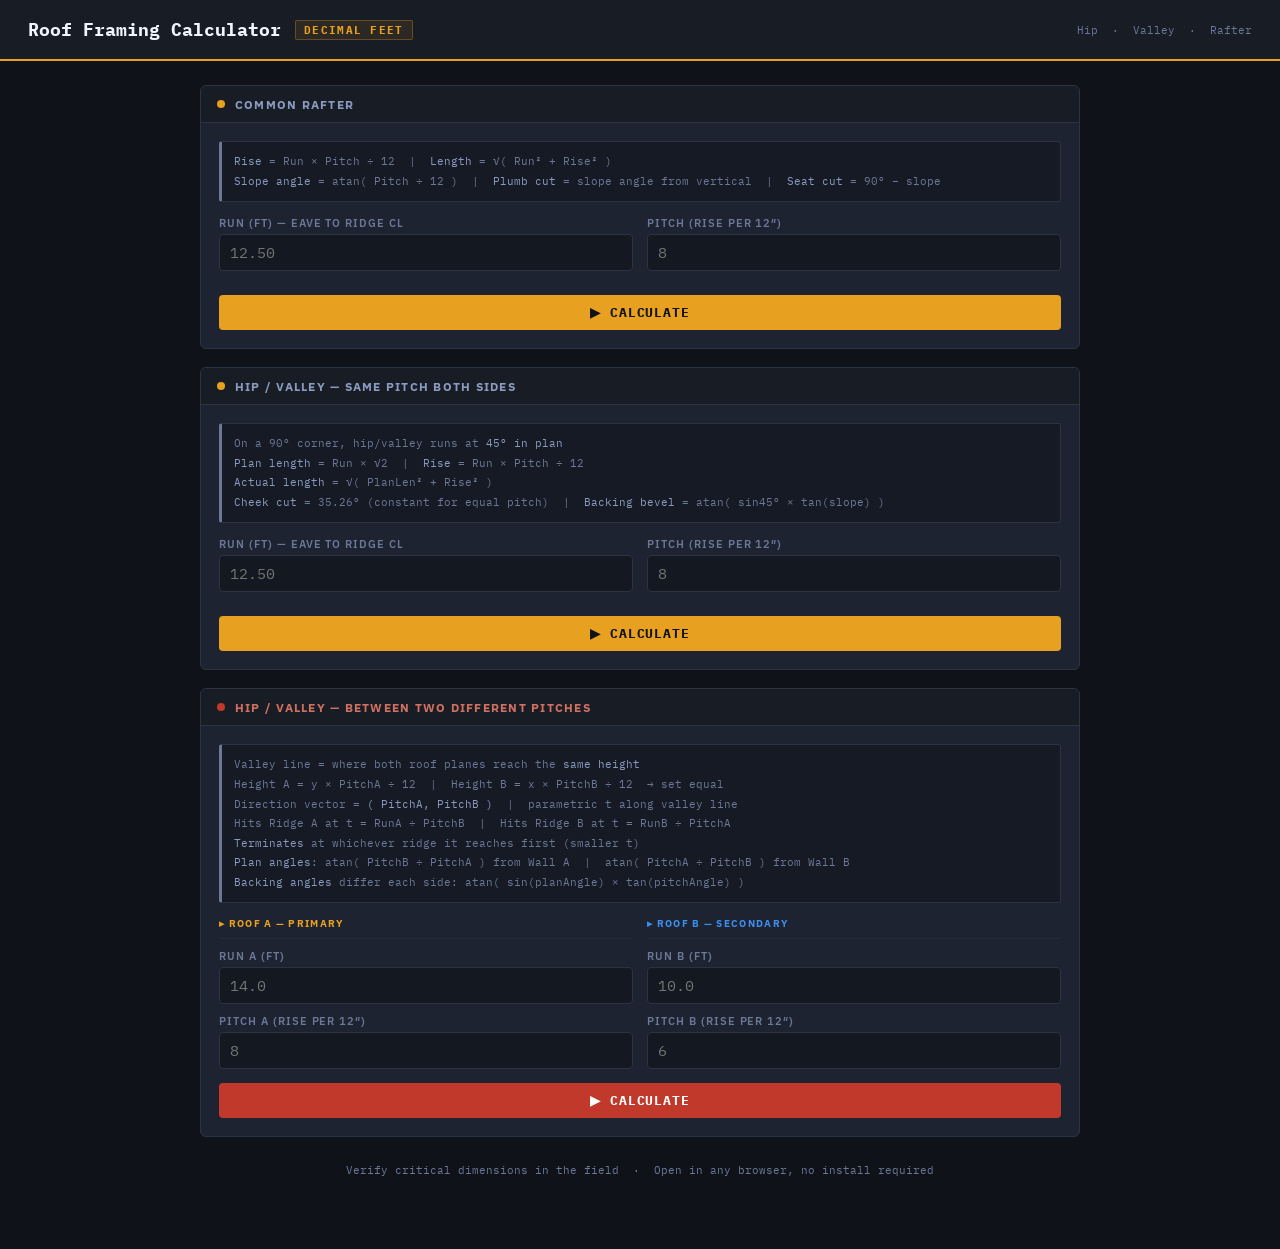
<file: RoofFramingCalc.html>
<!DOCTYPE html>
<html lang="en">
<head>
<meta charset="UTF-8">
<meta name="viewport" content="width=device-width, initial-scale=1.0">
<title>Roof Framing Calculator</title>
<style>
@import url('https://fonts.googleapis.com/css2?family=IBM+Plex+Mono:wght@400;600;700&family=IBM+Plex+Sans:wght@400;500;600;700&display=swap');

:root {
  --bg:     #0f1319;
  --panel:  #171c25;
  --card:   #1d2330;
  --border: #2c3345;
  --line:   #232b3a;
  --gold:   #e8a020;
  --red:    #c0392b;
  --blue:   #3d8ef0;
  --text:   #d4dae6;
  --muted:  #6b7896;
  --label:  #8a9bbf;
  --val:    #f0f4ff;
  --inp:    #141820;
}
*{box-sizing:border-box;margin:0;padding:0}
body{font-family:'IBM Plex Sans',sans-serif;background:var(--bg);color:var(--text);min-height:100vh;padding-bottom:48px}

.hdr{background:var(--panel);border-bottom:2px solid var(--gold);padding:18px 28px;display:flex;align-items:center;gap:14px}
.hdr h1{font-family:'IBM Plex Mono',monospace;font-size:1.1rem;font-weight:700;color:var(--val)}
.badge{font-family:'IBM Plex Mono',monospace;font-size:.68rem;font-weight:700;letter-spacing:.12em;text-transform:uppercase;background:rgba(232,160,32,.1);border:1px solid rgba(232,160,32,.3);color:var(--gold);padding:2px 8px;border-radius:2px}
.hdr-note{margin-left:auto;font-family:'IBM Plex Mono',monospace;font-size:.7rem;color:var(--muted)}

.wrap{max-width:920px;margin:0 auto;padding:24px 20px;display:flex;flex-direction:column;gap:18px}

.card{background:var(--card);border:1px solid var(--border);border-radius:6px;overflow:hidden}
.ch{display:flex;align-items:center;gap:10px;background:var(--panel);border-bottom:1px solid var(--border);padding:10px 16px}
.dot{width:8px;height:8px;border-radius:50%;background:var(--gold);flex-shrink:0}
.dot.r{background:var(--red)}
.ch h2{font-size:.78rem;font-weight:700;letter-spacing:.1em;text-transform:uppercase;color:var(--label)}
.ch.r h2{color:#d07060}
.cb{padding:18px}

.logic{background:rgba(0,0,0,.25);border:1px solid var(--border);border-left:3px solid var(--muted);border-radius:3px;padding:10px 12px;margin-bottom:14px;font-family:'IBM Plex Mono',monospace;font-size:.68rem;color:var(--muted);line-height:1.8}
.logic span{color:var(--label)}

.row2{display:grid;grid-template-columns:1fr 1fr;gap:14px}
.field{margin-bottom:10px}
.field:last-of-type{margin-bottom:0}
label{display:block;font-size:.67rem;font-weight:600;letter-spacing:.09em;text-transform:uppercase;color:var(--muted);margin-bottom:4px}
input[type=number]{width:100%;background:var(--inp);border:1.5px solid var(--border);border-radius:4px;color:var(--val);font-family:'IBM Plex Mono',monospace;font-size:.92rem;padding:8px 10px;outline:none;transition:border-color .15s;-moz-appearance:textfield}
input[type=number]::-webkit-inner-spin-button,input[type=number]::-webkit-outer-spin-button{-webkit-appearance:none}
input:focus{border-color:var(--gold)}

.slbl{font-size:.63rem;font-weight:700;letter-spacing:.13em;text-transform:uppercase;color:var(--gold);padding-bottom:8px;border-bottom:1px solid var(--line);margin-bottom:10px}
.slbl.b{color:var(--blue)}

.btn{width:100%;margin-top:14px;padding:9px;background:var(--gold);color:#0f1319;border:none;border-radius:4px;font-family:'IBM Plex Mono',monospace;font-size:.82rem;font-weight:700;letter-spacing:.07em;text-transform:uppercase;cursor:pointer;transition:background .12s}
.btn:hover{background:#f5b540}
.btn.r{background:var(--red);color:#fff}
.btn.r:hover{background:#e04535}

.res{display:none;margin-top:14px;padding-top:12px;border-top:1px solid var(--border)}
.rsect{margin-bottom:12px}
.rsect:last-child{margin-bottom:0}
.rtitle{font-size:.6rem;font-weight:700;letter-spacing:.12em;text-transform:uppercase;color:var(--muted);padding-bottom:5px;margin-bottom:2px;border-bottom:1px solid var(--line)}
.rrow{display:flex;justify-content:space-between;align-items:baseline;padding:5px 0;border-bottom:1px solid var(--line)}
.rrow:last-child{border-bottom:none}
.rl{font-size:.77rem;color:var(--label)}
.rv{font-family:'IBM Plex Mono',monospace;font-size:.86rem;font-weight:600;color:var(--val)}
.rv.hi{color:var(--gold);font-size:1rem;font-weight:700}
.rv.hi2{color:var(--blue);font-weight:700}

.res2{display:grid;grid-template-columns:1fr 1fr;gap:16px}
.fnote{font-size:.68rem;color:var(--muted);margin-top:10px;font-style:italic;line-height:1.5}
.footer{text-align:center;font-family:'IBM Plex Mono',monospace;font-size:.66rem;color:var(--muted);margin-top:8px}

@media(max-width:600px){.row2,.res2{grid-template-columns:1fr}.hdr{flex-wrap:wrap}.hdr-note{margin-left:0}}
@media print{body{background:#fff;color:#111}.hdr{background:#fff;border-color:#333}.hdr h1{color:#111}.badge{background:none;border:1px solid #aaa;color:#555}.hdr-note{color:#777}.card{background:#fff;border:1px solid #ccc;break-inside:avoid}.ch{background:#f4f4f4;border-color:#ddd}.ch h2{color:#555}.dot{background:#555}.btn{display:none}input{background:#f9f9f9;border-color:#ccc;color:#111}.rl{color:#444}.rv{color:#111}.rv.hi{color:#8a0000}.logic{background:#f9f9f9;border-color:#ccc}.res{display:block!important}.footer{color:#aaa}}
</style>
</head>
<body>

<div class="hdr">
  <h1>Roof Framing Calculator</h1>
  <span class="badge">Decimal Feet</span>
  <span class="hdr-note">Hip &nbsp;·&nbsp; Valley &nbsp;·&nbsp; Rafter</span>
</div>

<div class="wrap">

<!-- 1. COMMON RAFTER -->
<div class="card">
  <div class="ch"><div class="dot"></div><h2>Common Rafter</h2></div>
  <div class="cb">
    <div class="logic">
      <span>Rise</span> = Run × Pitch ÷ 12 &nbsp;|&nbsp; <span>Length</span> = √( Run² + Rise² )<br>
      <span>Slope angle</span> = atan( Pitch ÷ 12 ) &nbsp;|&nbsp; <span>Plumb cut</span> = slope angle from vertical &nbsp;|&nbsp; <span>Seat cut</span> = 90° − slope
    </div>
    <div class="row2">
      <div class="field">
        <label>Run (ft) — eave to ridge CL</label>
        <input type="number" id="cr-run" step="0.01" min="0" placeholder="12.50">
      </div>
      <div class="field">
        <label>Pitch (rise per 12″)</label>
        <input type="number" id="cr-pitch" step="0.5" min="0" placeholder="8">
      </div>
    </div>
    <button class="btn" onclick="calcCommon()">▶  Calculate</button>
    <div class="res" id="cr-res">
      <div class="rrow"><span class="rl">Rise</span><span class="rv" id="cr-rise">—</span></div>
      <div class="rrow"><span class="rl">Rafter Length</span><span class="rv hi" id="cr-len">—</span></div>
      <div class="rrow"><span class="rl">Slope Angle</span><span class="rv" id="cr-ang">—</span></div>
      <div class="rrow"><span class="rl">Plumb Cut (from vertical)</span><span class="rv" id="cr-plumb">—</span></div>
      <div class="rrow"><span class="rl">Seat / Level Cut (from vertical)</span><span class="rv" id="cr-seat">—</span></div>
      <div class="rrow"><span class="rl">Unit Length per ft of Run</span><span class="rv" id="cr-unit">—</span></div>
    </div>
  </div>
</div>

<!-- 2. EQUAL PITCH HIP / VALLEY -->
<div class="card">
  <div class="ch"><div class="dot"></div><h2>Hip / Valley — Same Pitch Both Sides</h2></div>
  <div class="cb">
    <div class="logic">
      On a 90° corner, hip/valley runs at <span>45° in plan</span><br>
      <span>Plan length</span> = Run × √2 &nbsp;|&nbsp; <span>Rise</span> = Run × Pitch ÷ 12<br>
      <span>Actual length</span> = √( PlanLen² + Rise² )<br>
      <span>Cheek cut</span> = 35.26° (constant for equal pitch) &nbsp;|&nbsp; <span>Backing bevel</span> = atan( sin45° × tan(slope) )
    </div>
    <div class="row2">
      <div class="field">
        <label>Run (ft) — eave to ridge CL</label>
        <input type="number" id="ep-run" step="0.01" min="0" placeholder="12.50">
      </div>
      <div class="field">
        <label>Pitch (rise per 12″)</label>
        <input type="number" id="ep-pitch" step="0.5" min="0" placeholder="8">
      </div>
    </div>
    <button class="btn" onclick="calcEqualHip()">▶  Calculate</button>
    <div class="res" id="ep-res">
      <div class="rrow"><span class="rl">Rise at Ridge</span><span class="rv" id="ep-rise">—</span></div>
      <div class="rrow"><span class="rl">Plan Length (diagonal in plan)</span><span class="rv" id="ep-plan">—</span></div>
      <div class="rrow"><span class="rl">Hip / Valley Actual Length</span><span class="rv hi" id="ep-len">—</span></div>
      <div class="rrow"><span class="rl">Slope Angle</span><span class="rv" id="ep-slope">—</span></div>
      <div class="rrow"><span class="rl">Plumb Cut (from vertical)</span><span class="rv" id="ep-plumb">—</span></div>
      <div class="rrow"><span class="rl">Cheek / Side Cut</span><span class="rv" id="ep-cheek">—</span></div>
      <div class="rrow"><span class="rl">Backing / Bevel Angle</span><span class="rv" id="ep-back">—</span></div>
      <div class="rrow"><span class="rl">Unit Length per ft of Common Run</span><span class="rv" id="ep-unit">—</span></div>
    </div>
  </div>
</div>

<!-- 3. UNEQUAL PITCH HIP / VALLEY -->
<div class="card">
  <div class="ch r"><div class="dot r"></div><h2>Hip / Valley — Between Two Different Pitches</h2></div>
  <div class="cb">
    <div class="logic">
      Valley line = where both roof planes reach the <span>same height</span><br>
      Height A = y × PitchA ÷ 12 &nbsp;|&nbsp; Height B = x × PitchB ÷ 12 &nbsp;→ set equal<br>
      Direction vector = <span>( PitchA, PitchB )</span> &nbsp;|&nbsp; parametric t along valley line<br>
      Hits Ridge A at t = RunA ÷ PitchB &nbsp;|&nbsp; Hits Ridge B at t = RunB ÷ PitchA<br>
      <span>Terminates</span> at whichever ridge it reaches first (smaller t)<br>
      <span>Plan angles</span>: atan( PitchB ÷ PitchA ) from Wall A &nbsp;|&nbsp; atan( PitchA ÷ PitchB ) from Wall B<br>
      <span>Backing angles</span> differ each side: atan( sin(planAngle) × tan(pitchAngle) )
    </div>

    <div class="row2">
      <div>
        <div class="slbl">▸ Roof A — Primary</div>
        <div class="field">
          <label>Run A (ft)</label>
          <input type="number" id="up-runA" step="0.01" min="0" placeholder="14.0">
        </div>
        <div class="field">
          <label>Pitch A (rise per 12″)</label>
          <input type="number" id="up-pA" step="0.5" min="0" placeholder="8">
        </div>
      </div>
      <div>
        <div class="slbl b">▸ Roof B — Secondary</div>
        <div class="field">
          <label>Run B (ft)</label>
          <input type="number" id="up-runB" step="0.01" min="0" placeholder="10.0">
        </div>
        <div class="field">
          <label>Pitch B (rise per 12″)</label>
          <input type="number" id="up-pB" step="0.5" min="0" placeholder="6">
        </div>
      </div>
    </div>

    <button class="btn r" onclick="calcUneq()">▶  Calculate</button>

    <div class="res" id="up-res">
      <div class="res2">
        <div>
          <div class="rsect">
            <div class="rtitle">Plan Geometry</div>
            <div class="rrow"><span class="rl">Plan angle from Wall A</span><span class="rv" id="up-angA">—</span></div>
            <div class="rrow"><span class="rl">Plan angle from Wall B</span><span class="rv" id="up-angB">—</span></div>
            <div class="rrow"><span class="rl">Plan length</span><span class="rv" id="up-plan">—</span></div>
            <div class="rrow"><span class="rl">Upper end — ft along Wall A</span><span class="rv" id="up-xEnd">—</span></div>
            <div class="rrow"><span class="rl">Upper end — ft along Wall B</span><span class="rv" id="up-yEnd">—</span></div>
            <div class="rrow"><span class="rl">Terminates at</span><span class="rv" id="up-term">—</span></div>
          </div>
          <div class="rsect">
            <div class="rtitle">Ridge Heights (above eave plate)</div>
            <div class="rrow"><span class="rl">Ridge A height</span><span class="rv" id="up-ridA">—</span></div>
            <div class="rrow"><span class="rl">Ridge B height</span><span class="rv" id="up-ridB">—</span></div>
            <div class="rrow"><span class="rl">Height difference</span><span class="rv hi2" id="up-diff">—</span></div>
          </div>
        </div>
        <div>
          <div class="rsect">
            <div class="rtitle">Hip / Valley Rafter</div>
            <div class="rrow"><span class="rl">Rise at upper end</span><span class="rv" id="up-rise">—</span></div>
            <div class="rrow"><span class="rl">Actual length</span><span class="rv hi" id="up-len">—</span></div>
            <div class="rrow"><span class="rl">Slope angle</span><span class="rv" id="up-slope">—</span></div>
            <div class="rrow"><span class="rl">Plumb cut (from vertical)</span><span class="rv" id="up-plumb">—</span></div>
          </div>
          <div class="rsect">
            <div class="rtitle">Backing / Bevel Angles</div>
            <div class="rrow"><span class="rl">Backing — Roof A side</span><span class="rv" id="up-backA">—</span></div>
            <div class="rrow"><span class="rl">Backing — Roof B side</span><span class="rv" id="up-backB">—</span></div>
          </div>
          <div class="rsect">
            <div class="rtitle">Common Rafter Reference</div>
            <div class="rrow"><span class="rl">Common rafter — Roof A</span><span class="rv" id="up-comA">—</span></div>
            <div class="rrow"><span class="rl">Common rafter — Roof B</span><span class="rv" id="up-comB">—</span></div>
          </div>
        </div>
      </div>
      <p class="fnote">Run A = horizontal distance from inside corner to Ridge A centerline (half of Roof A span). Run B = same for Roof B. Walls A and B meet at a 90° corner.</p>
    </div>
  </div>
</div>

<p class="footer">Verify critical dimensions in the field &nbsp;·&nbsp; Open in any browser, no install required</p>
</div>

<script>
const $  = id => document.getElementById(id);
const ft = (n, d=2) => n.toFixed(d) + ' ft';
const dg = r  => (r * 180 / Math.PI).toFixed(2) + '°';
const show = id => $(id).style.display = 'block';

function calcCommon() {
  const run = +$('cr-run').value, pitch = +$('cr-pitch').value;
  if (!run || !pitch || run <= 0 || pitch <= 0) return alert('Enter Run and Pitch.');
  const rise = run * pitch / 12;
  const len  = Math.sqrt(run**2 + rise**2);
  const slope = Math.atan(pitch / 12);
  $('cr-rise').textContent  = ft(rise);
  $('cr-len').textContent   = ft(len);
  $('cr-ang').textContent   = dg(slope);
  $('cr-plumb').textContent = dg(slope);
  $('cr-seat').textContent  = (90 - slope * 180 / Math.PI).toFixed(2) + '°';
  $('cr-unit').textContent  = (len / run).toFixed(4) + ' ft';
  show('cr-res');
}

function calcEqualHip() {
  const run = +$('ep-run').value, pitch = +$('ep-pitch').value;
  if (!run || !pitch || run <= 0 || pitch <= 0) return alert('Enter Run and Pitch.');
  const rise    = run * pitch / 12;
  const planLen = run * Math.SQRT2;
  const actLen  = Math.sqrt(planLen**2 + rise**2);
  const slope   = Math.atan(rise / planLen);
  const backing = Math.atan(Math.sin(Math.PI / 4) * (pitch / 12));
  $('ep-rise').textContent  = ft(rise);
  $('ep-plan').textContent  = ft(planLen);
  $('ep-len').textContent   = ft(actLen);
  $('ep-slope').textContent = dg(slope);
  $('ep-plumb').textContent = dg(slope);
  $('ep-cheek').textContent = '35.26°  (constant for equal pitch)';
  $('ep-back').textContent  = dg(backing);
  $('ep-unit').textContent  = (actLen / run).toFixed(4) + ' ft / ft run';
  show('ep-res');
}

function calcUneq() {
  const runA = +$('up-runA').value, pA = +$('up-pA').value;
  const runB = +$('up-runB').value, pB = +$('up-pB').value;
  if ([runA,pA,runB,pB].some(v => !v || v <= 0)) return alert('Enter all four values.');

  const tA = runA / pB;
  const tB = runB / pA;
  const t  = Math.min(tA, tB);

  const xEnd    = t * pA;
  const yEnd    = t * pB;
  const planLen = t * Math.sqrt(pA**2 + pB**2);
  const rise    = t * pA * pB / 12;
  const actLen  = Math.sqrt(planLen**2 + rise**2);
  const slope   = Math.atan2(rise, planLen);

  const angA = Math.atan2(pB, pA);
  const angB = Math.atan2(pA, pB);

  const backA = Math.atan(Math.sin(angA) * Math.tan(Math.atan(pA / 12)));
  const backB = Math.atan(Math.sin(angB) * Math.tan(Math.atan(pB / 12)));

  const ridA = runA * pA / 12;
  const ridB = runB * pB / 12;
  const diff = Math.abs(ridA - ridB);
  const who  = ridA > ridB ? ' (A higher)' : ridB > ridA ? ' (B higher)' : ' (equal)';
  const EPS  = 0.001;
  const term = Math.abs(tA - tB) < EPS ? 'Both ridges (equal height)' : tB < tA ? 'Ridge B' : 'Ridge A';

  const comA = Math.sqrt(runA**2 + (runA * pA / 12)**2);
  const comB = Math.sqrt(runB**2 + (runB * pB / 12)**2);

  $('up-angA').textContent  = dg(angA);
  $('up-angB').textContent  = dg(angB);
  $('up-plan').textContent  = ft(planLen);
  $('up-xEnd').textContent  = ft(xEnd);
  $('up-yEnd').textContent  = ft(yEnd);
  $('up-term').textContent  = term;
  $('up-rise').textContent  = ft(rise);
  $('up-len').textContent   = ft(actLen);
  $('up-slope').textContent = dg(slope);
  $('up-plumb').textContent = dg(slope);
  $('up-backA').textContent = dg(backA);
  $('up-backB').textContent = dg(backB);
  $('up-ridA').textContent  = ft(ridA);
  $('up-ridB').textContent  = ft(ridB);
  $('up-diff').textContent  = ft(diff) + who;
  $('up-comA').textContent  = ft(comA);
  $('up-comB').textContent  = ft(comB);
  show('up-res');
}
</script>
</body>
</html>
</file>
